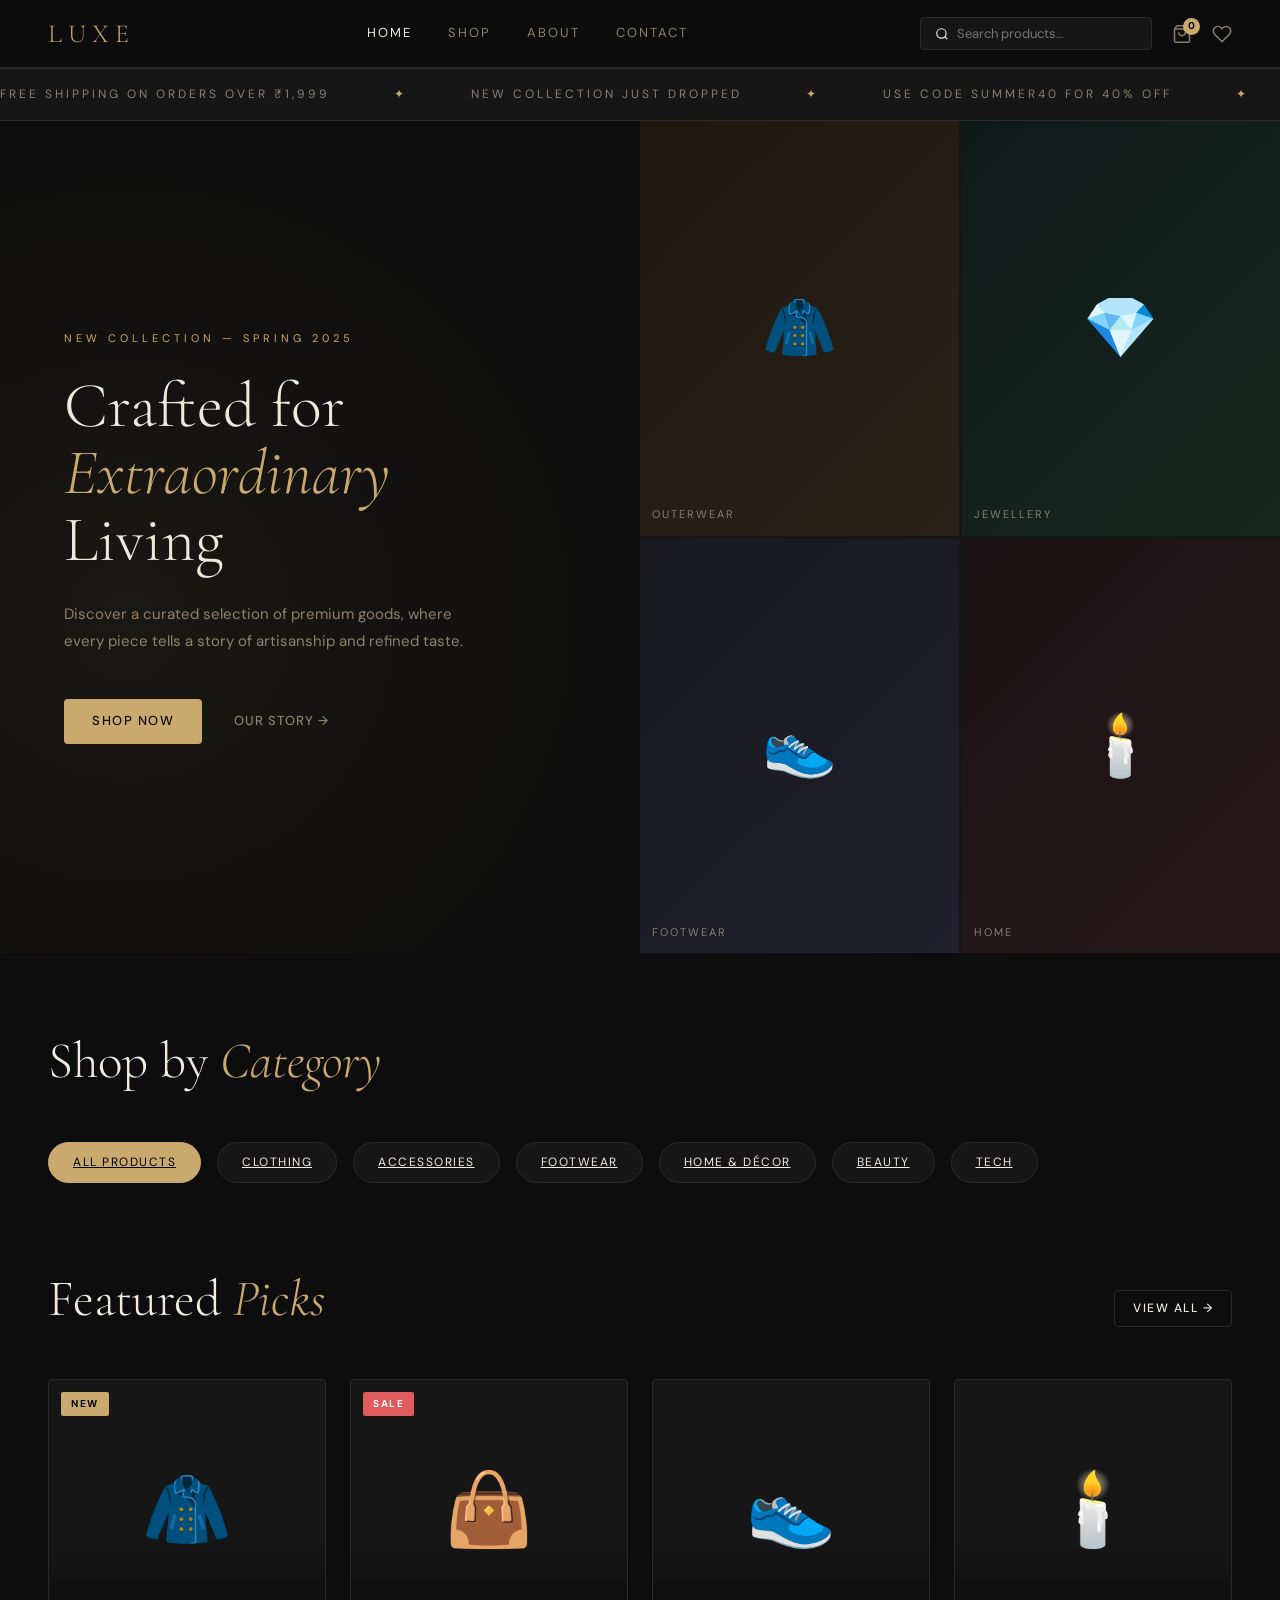
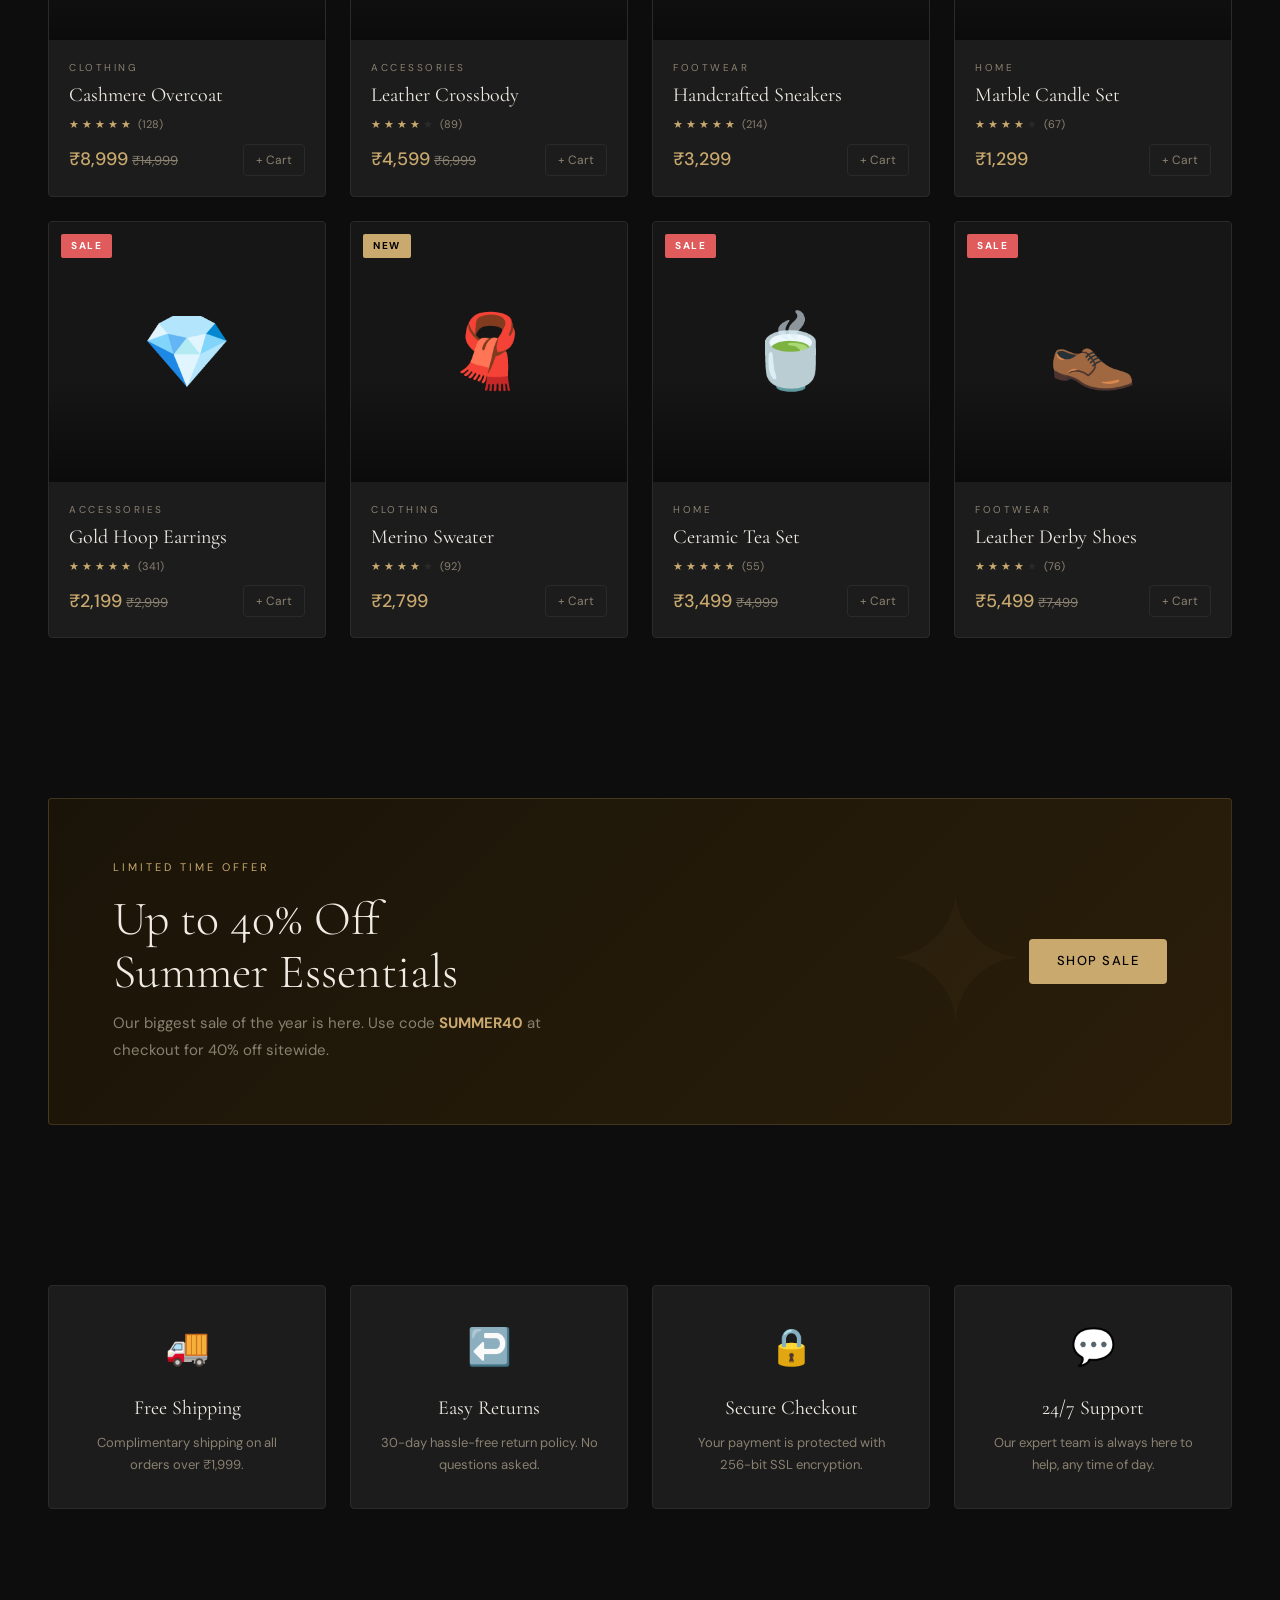
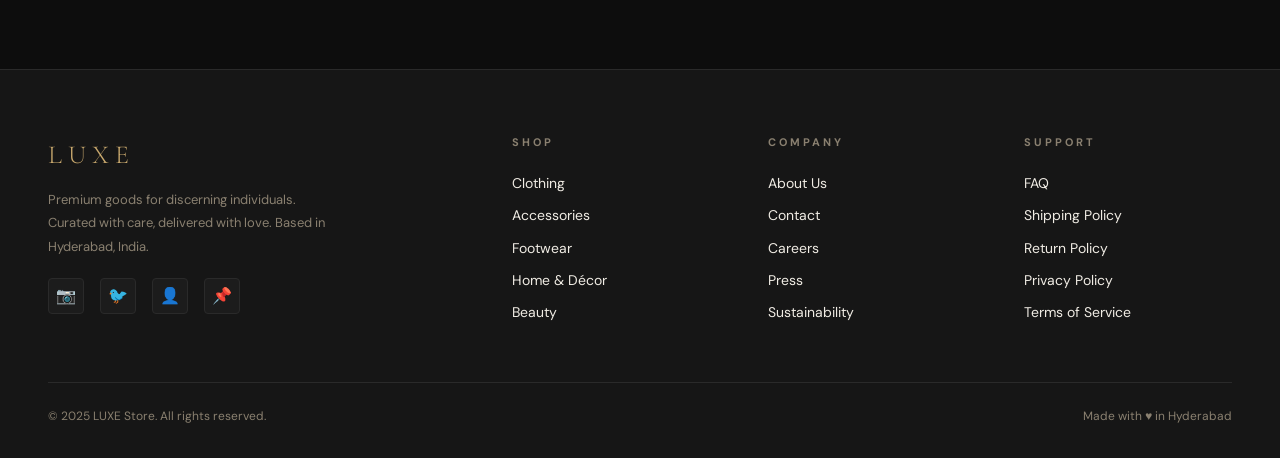
<file: index.html>
<!DOCTYPE html>
<html lang="en">
<head>
  <!-- Google tag (gtag.js) -->
<script async src="https://www.googletagmanager.com/gtag/js?id=G-QRWVL7QQ0C"></script>
<script>
  window.dataLayer = window.dataLayer || [];
  function gtag(){dataLayer.push(arguments);}
  gtag('js', new Date());

  gtag('config', 'G-QRWVL7QQ0C');
</script>
  <!-- Google Tag Manager -->
<script>(function(w,d,s,l,i){w[l]=w[l]||[];w[l].push({'gtm.start':
new Date().getTime(),event:'gtm.js'});var f=d.getElementsByTagName(s)[0],
j=d.createElement(s),dl=l!='dataLayer'?'&l='+l:'';j.async=true;j.src=
'https://www.googletagmanager.com/gtm.js?id='+i+dl;f.parentNode.insertBefore(j,f);
})(window,document,'script','dataLayer','GTM-5KS85VPJ');</script>
<!-- End Google Tag Manager -->
  <meta charset="UTF-8"/>
  <meta name="viewport" content="width=device-width, initial-scale=1.0"/>
  <title>LUXE — Premium Store</title>
  <link rel="stylesheet" href="shared.css"/>
  <style>
    /* ── HERO ── */
    .hero {
      height: calc(100vh - 68px);
      display: grid; grid-template-columns: 1fr 1fr; overflow: hidden;
    }
    .hero-content {
      display: flex; flex-direction: column; justify-content: center;
      padding: 80px 64px; position: relative;
    }
    .hero-content::before {
      content:''; position:absolute; inset:0;
      background: radial-gradient(ellipse at 20% 60%, rgba(201,169,110,0.07) 0%, transparent 70%);
      pointer-events:none;
    }
    .hero-eyebrow { font-size:11px; letter-spacing:4px; text-transform:uppercase; color:var(--accent); margin-bottom:24px; }
    .hero-title { font-family:var(--font-display); font-size:clamp(52px,5vw,82px); font-weight:300; line-height:1.05; margin-bottom:28px; }
    .hero-title em { font-style:italic; color:var(--accent); }
    .hero-subtitle { font-size:15px; color:var(--muted); max-width:400px; line-height:1.8; margin-bottom:44px; }
    .hero-actions { display:flex; gap:16px; align-items:center; }
    .hero-visual { position:relative; overflow:hidden; background:var(--surface); }
    .hero-visual-grid { display:grid; grid-template-columns:1fr 1fr; grid-template-rows:1fr 1fr; height:100%; gap:3px; }
    .hero-img {
      background:var(--card); display:flex; align-items:center; justify-content:center;
      font-size:60px; transition:transform 0.6s ease; position:relative; overflow:hidden;
    }
    .hero-img:hover { transform:scale(1.04); }
    .hero-img:nth-child(1) { background:linear-gradient(135deg,#1e1810,#2c2218); }
    .hero-img:nth-child(2) { background:linear-gradient(135deg,#0f1a18,#162820); }
    .hero-img:nth-child(3) { background:linear-gradient(135deg,#18181e,#20202e); }
    .hero-img:nth-child(4) { background:linear-gradient(135deg,#1a1214,#28181c); }
    .hero-img-label { position:absolute; bottom:12px; left:12px; font-size:11px; letter-spacing:2px; color:var(--muted); text-transform:uppercase; }

    section { padding: 80px 48px; }

    /* ── PROMO BANNER ── */
    .promo-banner {
      background:linear-gradient(135deg,#1a1408,#2a1e0a);
      border:1px solid rgba(201,169,110,0.2); border-radius:var(--radius);
      padding:60px 64px; display:grid; grid-template-columns:1fr auto;
      align-items:center; gap:40px; position:relative; overflow:hidden;
    }
    .promo-banner::before { content:'✦'; position:absolute; right:200px; top:50%; transform:translateY(-50%); font-size:180px; color:rgba(201,169,110,0.04); pointer-events:none; }
    .promo-tag { font-size:11px; letter-spacing:3px; color:var(--accent); text-transform:uppercase; margin-bottom:16px; }
    .promo-title { font-family:var(--font-display); font-size:48px; font-weight:300; line-height:1.1; margin-bottom:12px; }
    .promo-sub { color:var(--muted); max-width:440px; line-height:1.8; }

    /* ── FEATURES ── */
    .features-grid { display:grid; grid-template-columns:repeat(4,1fr); gap:24px; }
    .feature-card { padding:32px 28px; background:var(--card); border:1px solid var(--border); border-radius:var(--radius); text-align:center; transition:var(--transition); }
    .feature-card:hover { border-color:var(--accent); transform:translateY(-3px); }
    .feature-icon { font-size:36px; margin-bottom:16px; }
    .feature-title { font-family:var(--font-display); font-size:20px; font-weight:400; margin-bottom:8px; }
    .feature-desc { font-size:13px; color:var(--muted); line-height:1.7; }

    /* ── MARQUEE ── */
    .marquee-wrap { overflow:hidden; border-top:1px solid var(--border); border-bottom:1px solid var(--border); padding:16px 0; background:var(--surface); }
    .marquee-track { display:flex; gap:64px; animation:marquee 20s linear infinite; white-space:nowrap; }
    .marquee-track span { font-size:12px; letter-spacing:3px; text-transform:uppercase; color:var(--muted); }
    .marquee-track .dot { color:var(--accent); }
    @keyframes marquee { from{transform:translateX(0)} to{transform:translateX(-50%)} }

    @media(max-width:900px) {
      .hero { grid-template-columns:1fr; }
      .hero-visual { display:none; }
      .hero-content { padding:60px 24px; }
      section { padding:56px 24px; }
      .features-grid { grid-template-columns:repeat(2,1fr); }
      .promo-banner { grid-template-columns:1fr; padding:40px 28px; }
    }
  </style>
</head>
<body>
  <!-- Google Tag Manager (noscript) -->
<noscript><iframe src="https://www.googletagmanager.com/ns.html?id=GTM-5KS85VPJ"
height="0" width="0" style="display:none;visibility:hidden"></iframe></noscript>
<!-- End Google Tag Manager (noscript) -->

<div id="nav-root"></div>

<!-- MARQUEE -->
<div class="marquee-wrap">
  <div class="marquee-track">
    <span>Free Shipping on Orders Over ₹1,999</span><span class="dot">✦</span>
    <span>New Collection Just Dropped</span><span class="dot">✦</span>
    <span>Use Code SUMMER40 for 40% Off</span><span class="dot">✦</span>
    <span>Handcrafted with Love</span><span class="dot">✦</span>
    <span>30-Day Returns</span><span class="dot">✦</span>
    <span>Free Shipping on Orders Over ₹1,999</span><span class="dot">✦</span>
    <span>New Collection Just Dropped</span><span class="dot">✦</span>
    <span>Use Code SUMMER40 for 40% Off</span><span class="dot">✦</span>
    <span>Handcrafted with Love</span><span class="dot">✦</span>
    <span>30-Day Returns</span><span class="dot">✦</span>
  </div>
</div>

<!-- HERO -->
<div class="hero">
  <div class="hero-content">
    <div class="hero-eyebrow">New Collection — Spring 2025</div>
    <h1 class="hero-title">Crafted for<br/><em>Extraordinary</em><br/>Living</h1>
    <p class="hero-subtitle">Discover a curated selection of premium goods, where every piece tells a story of artisanship and refined taste.</p>
    <div class="hero-actions">
      <a class="btn btn-primary" href="shop.html">Shop Now</a>
      <a class="btn btn-ghost" href="about.html">Our Story →</a>
    </div>
  </div>
  <div class="hero-visual">
    <div class="hero-visual-grid">
      <div class="hero-img">🧥<span class="hero-img-label">Outerwear</span></div>
      <div class="hero-img">💎<span class="hero-img-label">Jewellery</span></div>
      <div class="hero-img">👟<span class="hero-img-label">Footwear</span></div>
      <div class="hero-img">🕯️<span class="hero-img-label">Home</span></div>
    </div>
  </div>
</div>

<!-- CATEGORIES -->
<section style="padding-bottom:0">
  <div class="section-header">
    <h2 class="section-title">Shop by <span>Category</span></h2>
  </div>
  <div class="categories-strip">
    <a class="category-chip active" href="shop.html">All Products</a>
    <a class="category-chip" href="shop.html?cat=clothing">Clothing</a>
    <a class="category-chip" href="shop.html?cat=accessories">Accessories</a>
    <a class="category-chip" href="shop.html?cat=footwear">Footwear</a>
    <a class="category-chip" href="shop.html?cat=home">Home & Décor</a>
    <a class="category-chip" href="shop.html?cat=beauty">Beauty</a>
    <a class="category-chip" href="shop.html?cat=tech">Tech</a>
  </div>
</section>

<!-- FEATURED PRODUCTS -->
<section>
  <div class="section-header">
    <h2 class="section-title">Featured <span>Picks</span></h2>
    <a class="btn btn-outline btn-sm" href="shop.html">View All →</a>
  </div>
  <div class="products-grid" id="featuredGrid"></div>
</section>

<!-- PROMO BANNER -->
<section>
  <div class="promo-banner">
    <div>
      <div class="promo-tag">Limited Time Offer</div>
      <h2 class="promo-title">Up to 40% Off<br/>Summer Essentials</h2>
      <p class="promo-sub">Our biggest sale of the year is here. Use code <strong style="color:var(--accent)">SUMMER40</strong> at checkout for 40% off sitewide.</p>
    </div>
    <a class="btn btn-primary" href="shop.html">Shop Sale</a>
  </div>
</section>

<!-- FEATURES -->
<section>
  <div class="features-grid">
    <div class="feature-card"><div class="feature-icon">🚚</div><div class="feature-title">Free Shipping</div><div class="feature-desc">Complimentary shipping on all orders over ₹1,999.</div></div>
    <div class="feature-card"><div class="feature-icon">↩️</div><div class="feature-title">Easy Returns</div><div class="feature-desc">30-day hassle-free return policy. No questions asked.</div></div>
    <div class="feature-card"><div class="feature-icon">🔒</div><div class="feature-title">Secure Checkout</div><div class="feature-desc">Your payment is protected with 256-bit SSL encryption.</div></div>
    <div class="feature-card"><div class="feature-icon">💬</div><div class="feature-title">24/7 Support</div><div class="feature-desc">Our expert team is always here to help, any time of day.</div></div>
  </div>
</section>

<div id="footer-root"></div>
<div class="toast" id="toast"><span id="toastMsg">Done!</span></div>

<script src="shared.js"></script>
<script>
  document.getElementById('nav-root').innerHTML = renderNav('home');
  document.getElementById('footer-root').innerHTML = renderFooter();
  document.getElementById('featuredGrid').innerHTML = PRODUCTS.slice(0,8).map(productCardHTML).join('');
</script>
</body>
</html>
</file>
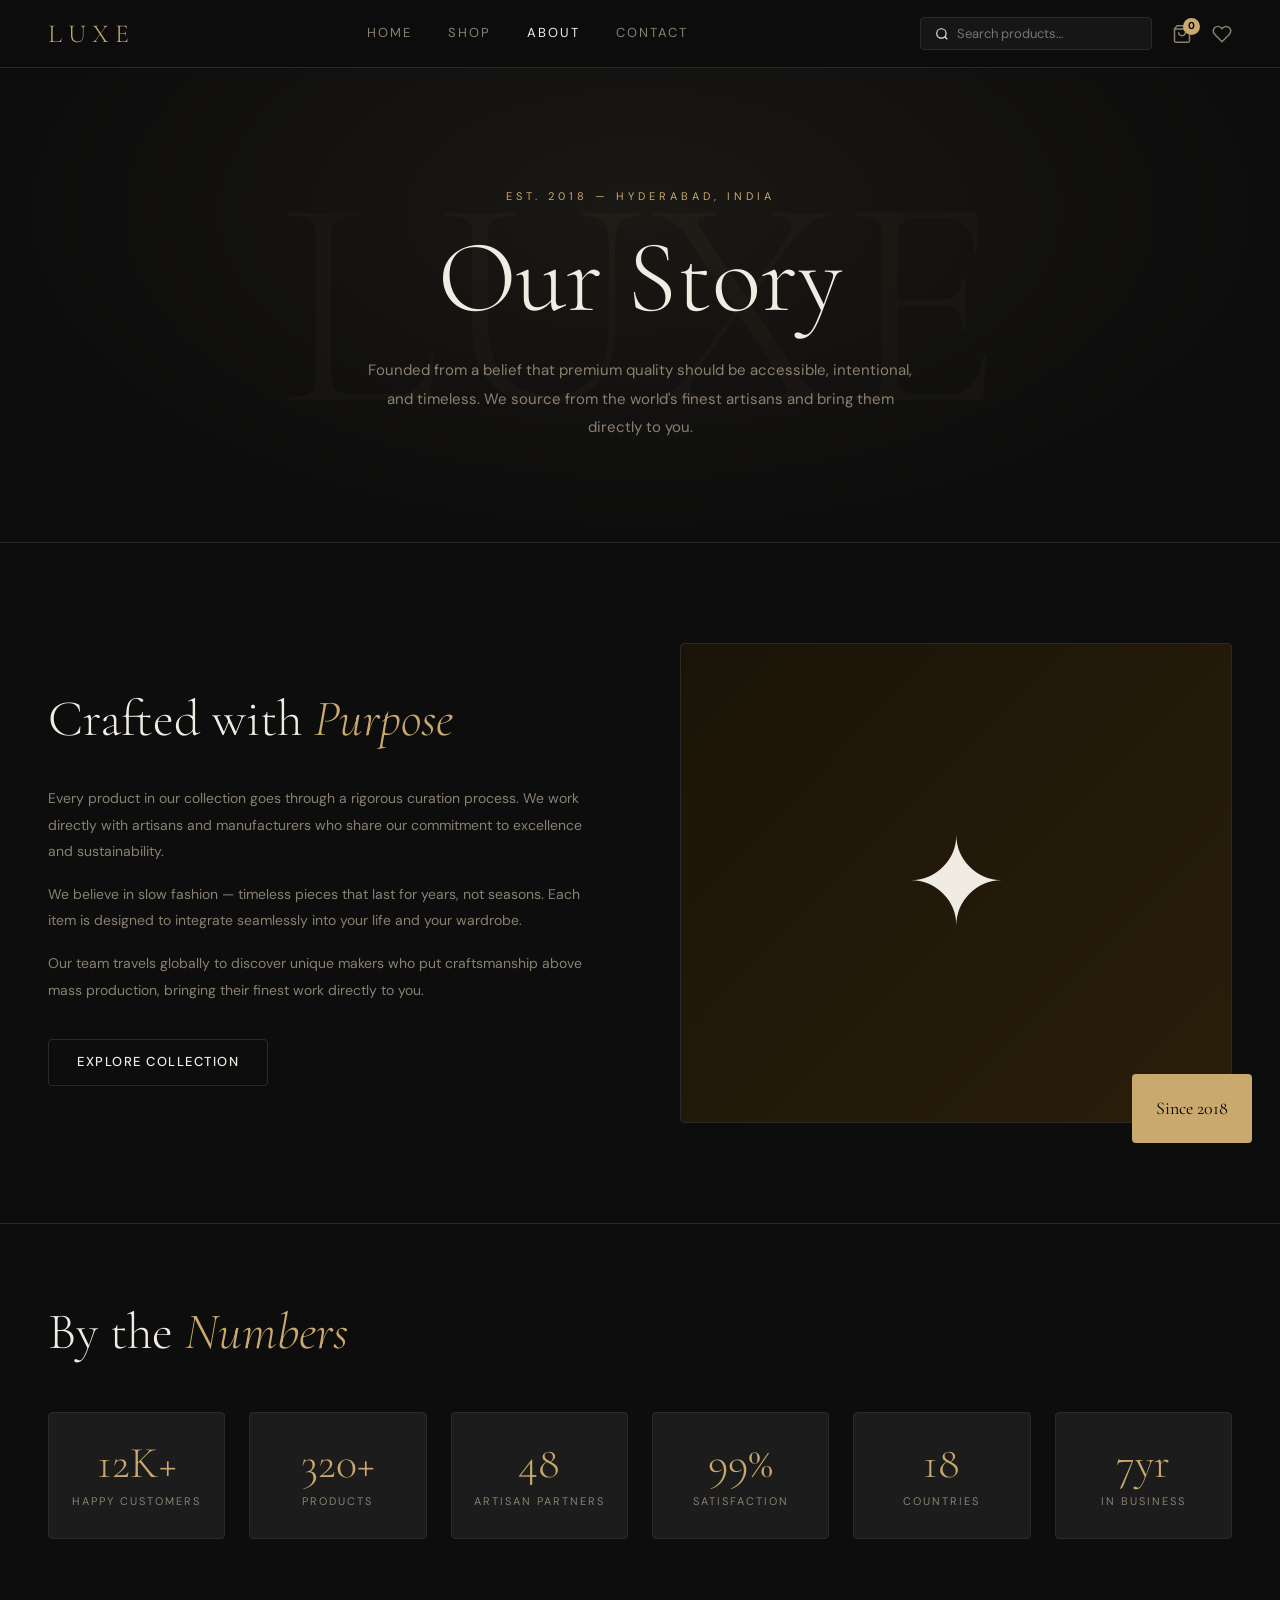
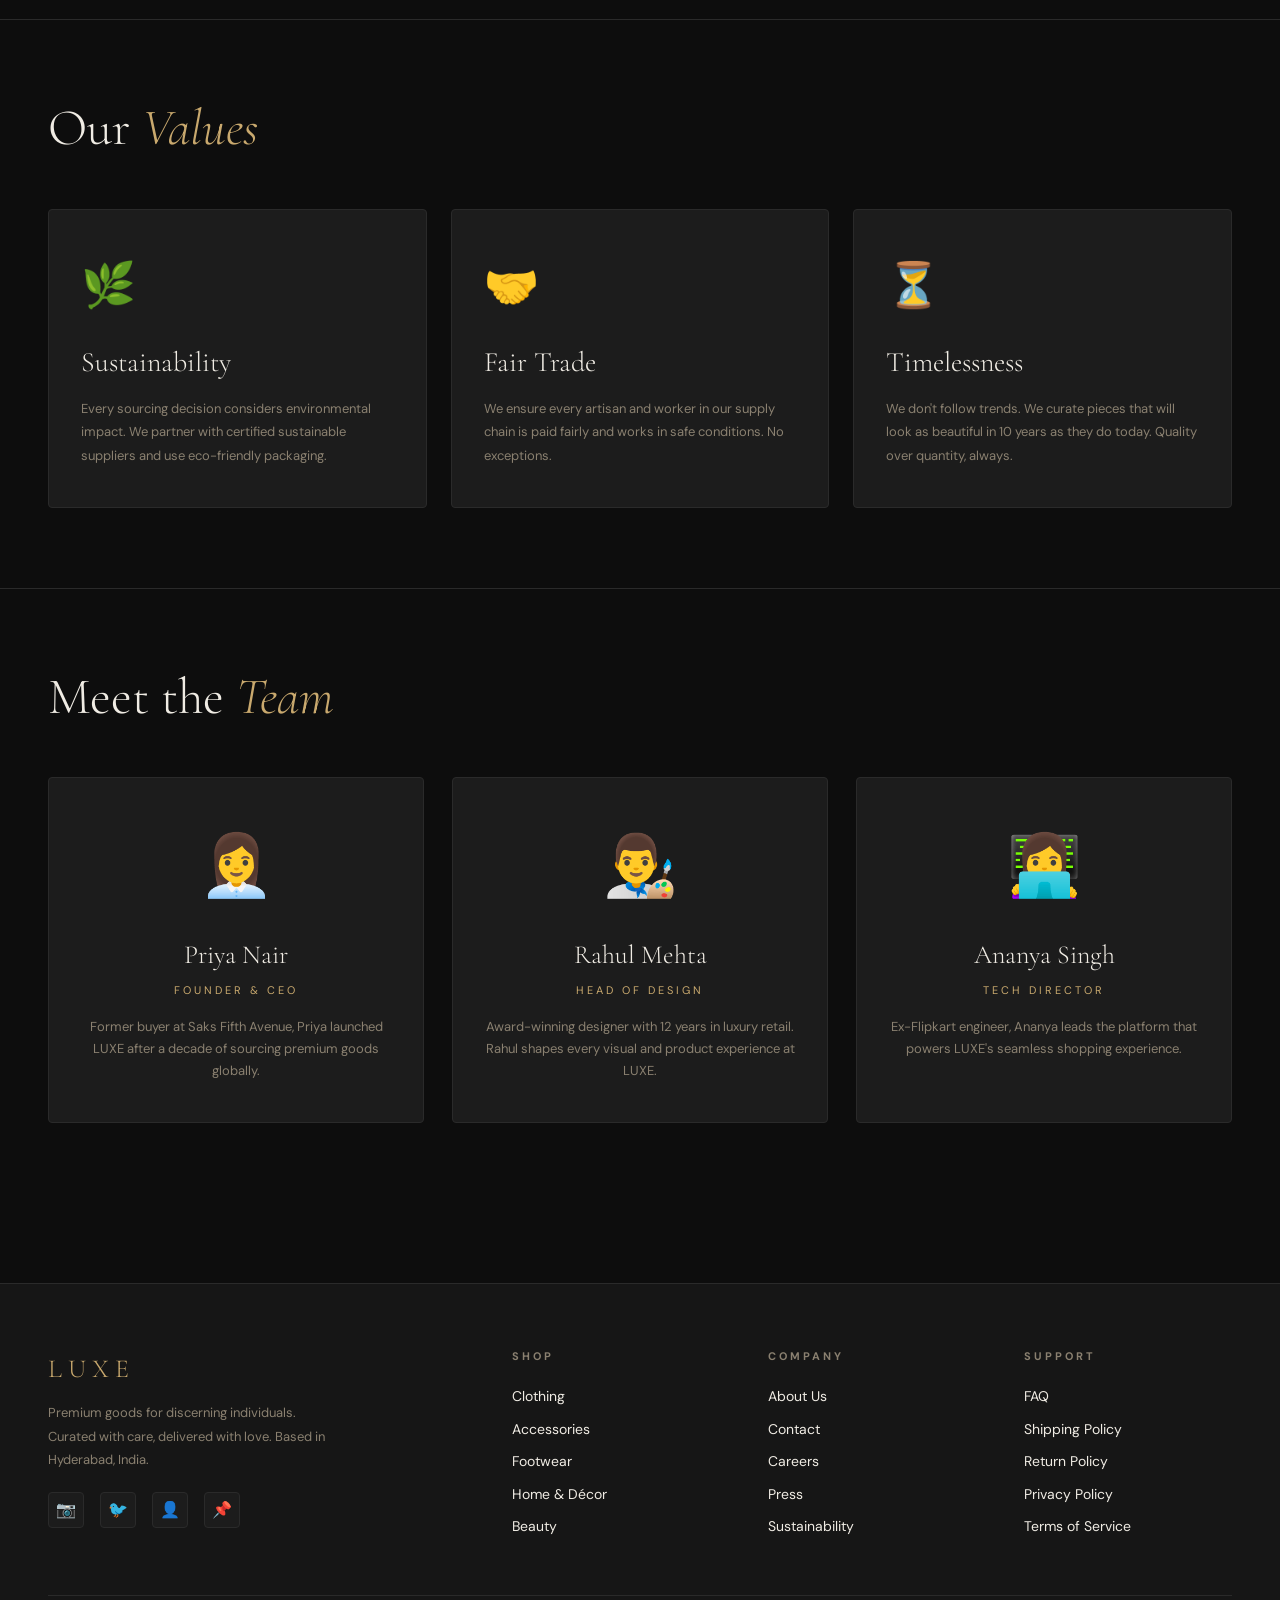
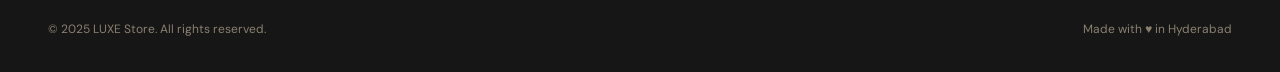
<file: about.html>
<!DOCTYPE html>
<html lang="en">
<head>
  <!-- Google tag (gtag.js) -->
<script async src="https://www.googletagmanager.com/gtag/js?id=G-QRWVL7QQ0C"></script>
<script>
  window.dataLayer = window.dataLayer || [];
  function gtag(){dataLayer.push(arguments);}
  gtag('js', new Date());

  gtag('config', 'G-QRWVL7QQ0C');
</script>
  <!-- Google Tag Manager -->
<script>(function(w,d,s,l,i){w[l]=w[l]||[];w[l].push({'gtm.start':
new Date().getTime(),event:'gtm.js'});var f=d.getElementsByTagName(s)[0],
j=d.createElement(s),dl=l!='dataLayer'?'&l='+l:'';j.async=true;j.src=
'https://www.googletagmanager.com/gtm.js?id='+i+dl;f.parentNode.insertBefore(j,f);
})(window,document,'script','dataLayer','GTM-5KS85VPJ');</script>
<!-- End Google Tag Manager -->
  <meta charset="UTF-8"/>
  <meta name="viewport" content="width=device-width, initial-scale=1.0"/>
  <title>About — LUXE</title>
  <link rel="stylesheet" href="shared.css"/>
  <style>
    .about-hero {
      padding: 120px 48px 100px; text-align:center;
      background: radial-gradient(ellipse at 50% 30%, rgba(201,169,110,0.07) 0%, transparent 70%);
      border-bottom: 1px solid var(--border); position:relative; overflow:hidden;
    }
    .about-hero::before { content:'LUXE'; position:absolute; font-family:var(--font-display); font-size:300px; font-weight:300; color:rgba(201,169,110,0.03); top:50%; left:50%; transform:translate(-50%,-50%); pointer-events:none; white-space:nowrap; }
    .hero-eyebrow { font-size:11px; letter-spacing:4px; color:var(--accent); text-transform:uppercase; margin-bottom:20px; }
    .about-title { font-family:var(--font-display); font-size:clamp(48px,8vw,110px); font-weight:300; margin-bottom:28px; line-height:1; }
    .about-sub { color:var(--muted); max-width:560px; margin:0 auto; line-height:1.9; font-size:15px; }

    .about-grid { display:grid; grid-template-columns:1fr 1fr; gap:80px; padding:100px 48px; align-items:center; border-bottom:1px solid var(--border); }
    .about-text h2 { font-family:var(--font-display); font-size:clamp(32px,4vw,52px); font-weight:300; margin-bottom:24px; }
    .about-text h2 em { font-style:italic; color:var(--accent); }
    .about-text p { color:var(--muted); line-height:1.9; margin-bottom:16px; font-size:14px; }
    .about-img-block { position:relative; }
    .about-visual {
      height:480px; background:var(--card); border:1px solid var(--border); border-radius:var(--radius);
      display:flex; align-items:center; justify-content:center; font-size:120px;
      background:linear-gradient(135deg, #1a1408, #2a1e0a);
    }
    .about-visual-tag { position:absolute; bottom:-20px; right:-20px; background:var(--accent); color:#000; padding:20px 24px; border-radius:var(--radius); font-family:var(--font-display); font-size:18px; font-weight:400; }

    .stats-section { padding:80px 48px; border-bottom:1px solid var(--border); }
    .stats-grid { display:grid; grid-template-columns:repeat(6,1fr); gap:24px; }
    .stat-card { padding:28px 20px; background:var(--card); border:1px solid var(--border); border-radius:var(--radius); text-align:center; transition:var(--transition); }
    .stat-card:hover { border-color:var(--accent); transform:translateY(-3px); }
    .stat-number { font-family:var(--font-display); font-size:44px; font-weight:300; color:var(--accent); line-height:1; }
    .stat-label { font-size:11px; letter-spacing:2px; color:var(--muted); text-transform:uppercase; margin-top:8px; }

    .values-section { padding:80px 48px; border-bottom:1px solid var(--border); }
    .values-grid { display:grid; grid-template-columns:repeat(3,1fr); gap:24px; }
    .value-card { padding:40px 32px; background:var(--card); border:1px solid var(--border); border-radius:var(--radius); transition:var(--transition); }
    .value-card:hover { border-color:var(--accent); }
    .value-icon { font-size:44px; margin-bottom:20px; }
    .value-title { font-family:var(--font-display); font-size:28px; font-weight:300; margin-bottom:12px; }
    .value-desc { color:var(--muted); line-height:1.8; font-size:13px; }

    .team-section { padding:80px 48px; }
    .team-grid { display:grid; grid-template-columns:repeat(3,1fr); gap:28px; }
    .team-card { background:var(--card); border:1px solid var(--border); border-radius:var(--radius); padding:40px 28px; text-align:center; transition:var(--transition); }
    .team-card:hover { border-color:var(--accent); transform:translateY(-4px); }
    .team-avatar { font-size:60px; margin-bottom:20px; }
    .team-name { font-family:var(--font-display); font-size:26px; font-weight:300; margin-bottom:6px; }
    .team-role { font-size:11px; letter-spacing:3px; color:var(--accent); text-transform:uppercase; margin-bottom:16px; }
    .team-bio { font-size:13px; color:var(--muted); line-height:1.7; }

    @media(max-width:900px) {
      .about-hero { padding:80px 24px; }
      .about-grid { grid-template-columns:1fr; padding:60px 24px; gap:40px; }
      .stats-section, .values-section, .team-section { padding:56px 24px; }
      .stats-grid { grid-template-columns:repeat(3,1fr); }
      .values-grid, .team-grid { grid-template-columns:1fr; }
    }
  </style>
</head>
<body>
  <!-- Google Tag Manager (noscript) -->
<noscript><iframe src="https://www.googletagmanager.com/ns.html?id=GTM-5KS85VPJ"
height="0" width="0" style="display:none;visibility:hidden"></iframe></noscript>
<!-- End Google Tag Manager (noscript) -->

<div id="nav-root"></div>

<!-- HERO -->
<div class="about-hero">
  <div class="hero-eyebrow">Est. 2018 — Hyderabad, India</div>
  <h1 class="about-title">Our Story</h1>
  <p class="about-sub">Founded from a belief that premium quality should be accessible, intentional, and timeless. We source from the world's finest artisans and bring them directly to you.</p>
</div>

<!-- STORY -->
<div class="about-grid">
  <div class="about-text">
    <h2>Crafted with <em>Purpose</em></h2>
    <p>Every product in our collection goes through a rigorous curation process. We work directly with artisans and manufacturers who share our commitment to excellence and sustainability.</p>
    <p>We believe in slow fashion — timeless pieces that last for years, not seasons. Each item is designed to integrate seamlessly into your life and your wardrobe.</p>
    <p>Our team travels globally to discover unique makers who put craftsmanship above mass production, bringing their finest work directly to you.</p>
    <a class="btn btn-outline" href="shop.html" style="margin-top:20px">Explore Collection</a>
  </div>
  <div class="about-img-block">
    <div class="about-visual">✦</div>
    <div class="about-visual-tag">Since 2018</div>
  </div>
</div>

<!-- STATS -->
<div class="stats-section">
  <div class="section-header">
    <h2 class="section-title">By the <span>Numbers</span></h2>
  </div>
  <div class="stats-grid">
    <div class="stat-card"><div class="stat-number">12K+</div><div class="stat-label">Happy Customers</div></div>
    <div class="stat-card"><div class="stat-number">320+</div><div class="stat-label">Products</div></div>
    <div class="stat-card"><div class="stat-number">48</div><div class="stat-label">Artisan Partners</div></div>
    <div class="stat-card"><div class="stat-number">99%</div><div class="stat-label">Satisfaction</div></div>
    <div class="stat-card"><div class="stat-number">18</div><div class="stat-label">Countries</div></div>
    <div class="stat-card"><div class="stat-number">7yr</div><div class="stat-label">In Business</div></div>
  </div>
</div>

<!-- VALUES -->
<div class="values-section">
  <div class="section-header"><h2 class="section-title">Our <span>Values</span></h2></div>
  <div class="values-grid">
    <div class="value-card">
      <div class="value-icon">🌿</div>
      <div class="value-title">Sustainability</div>
      <div class="value-desc">Every sourcing decision considers environmental impact. We partner with certified sustainable suppliers and use eco-friendly packaging.</div>
    </div>
    <div class="value-card">
      <div class="value-icon">🤝</div>
      <div class="value-title">Fair Trade</div>
      <div class="value-desc">We ensure every artisan and worker in our supply chain is paid fairly and works in safe conditions. No exceptions.</div>
    </div>
    <div class="value-card">
      <div class="value-icon">⏳</div>
      <div class="value-title">Timelessness</div>
      <div class="value-desc">We don't follow trends. We curate pieces that will look as beautiful in 10 years as they do today. Quality over quantity, always.</div>
    </div>
  </div>
</div>

<!-- TEAM -->
<div class="team-section">
  <div class="section-header"><h2 class="section-title">Meet the <span>Team</span></h2></div>
  <div class="team-grid">
    <div class="team-card">
      <div class="team-avatar">👩‍💼</div>
      <div class="team-name">Priya Nair</div>
      <div class="team-role">Founder & CEO</div>
      <div class="team-bio">Former buyer at Saks Fifth Avenue, Priya launched LUXE after a decade of sourcing premium goods globally.</div>
    </div>
    <div class="team-card">
      <div class="team-avatar">👨‍🎨</div>
      <div class="team-name">Rahul Mehta</div>
      <div class="team-role">Head of Design</div>
      <div class="team-bio">Award-winning designer with 12 years in luxury retail. Rahul shapes every visual and product experience at LUXE.</div>
    </div>
    <div class="team-card">
      <div class="team-avatar">👩‍💻</div>
      <div class="team-name">Ananya Singh</div>
      <div class="team-role">Tech Director</div>
      <div class="team-bio">Ex-Flipkart engineer, Ananya leads the platform that powers LUXE's seamless shopping experience.</div>
    </div>
  </div>
</div>

<div id="footer-root"></div>
<div class="toast" id="toast"><span id="toastMsg">Done!</span></div>

<script src="shared.js"></script>
<script>
  document.getElementById('nav-root').innerHTML = renderNav('about');
  document.getElementById('footer-root').innerHTML = renderFooter();
</script>
</body>
</html>
</file>
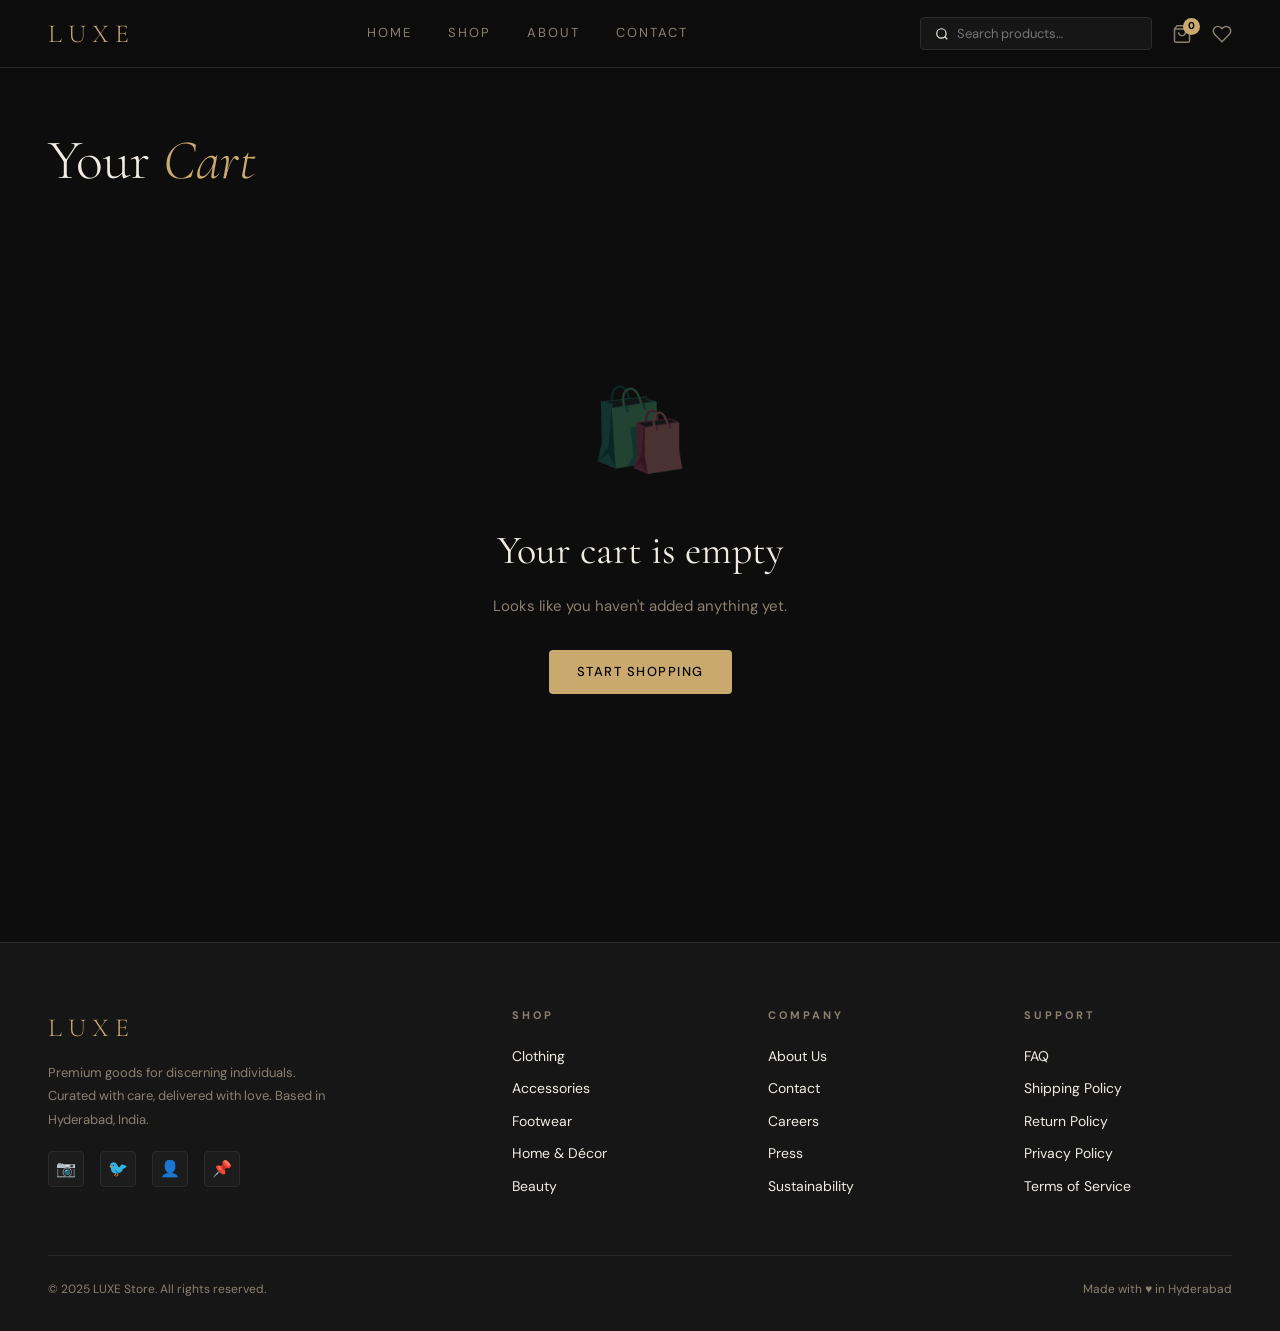
<file: cart.html>
<!DOCTYPE html>
<html lang="en">
<head>
  <!-- Google tag (gtag.js) -->
<script async src="https://www.googletagmanager.com/gtag/js?id=G-QRWVL7QQ0C"></script>
<script>
  window.dataLayer = window.dataLayer || [];
  function gtag(){dataLayer.push(arguments);}
  gtag('js', new Date());

  gtag('config', 'G-QRWVL7QQ0C');
</script>
  <!-- Google Tag Manager -->
<script>(function(w,d,s,l,i){w[l]=w[l]||[];w[l].push({'gtm.start':
new Date().getTime(),event:'gtm.js'});var f=d.getElementsByTagName(s)[0],
j=d.createElement(s),dl=l!='dataLayer'?'&l='+l:'';j.async=true;j.src=
'https://www.googletagmanager.com/gtm.js?id='+i+dl;f.parentNode.insertBefore(j,f);
})(window,document,'script','dataLayer','GTM-5KS85VPJ');</script>
<!-- End Google Tag Manager -->
  <meta charset="UTF-8"/>
  <meta name="viewport" content="width=device-width, initial-scale=1.0"/>
  <title>Cart — LUXE</title>
  <link rel="stylesheet" href="shared.css"/>
  <style>
    .cart-page { padding: 48px; }
    .cart-title { font-family:var(--font-display); font-size:clamp(36px,5vw,56px); font-weight:300; margin-bottom:40px; }
    .cart-title em { font-style:italic; color:var(--accent); }

    .cart-layout { display:grid; grid-template-columns:1fr 360px; gap:40px; align-items:start; }
    .cart-items { display:flex; flex-direction:column; gap:16px; }
    .cart-item {
      display:grid; grid-template-columns:90px 1fr auto;
      gap:20px; align-items:center;
      background:var(--card); border:1px solid var(--border);
      border-radius:var(--radius); padding:20px; transition:var(--transition);
    }
    .cart-item:hover { border-color:rgba(201,169,110,0.3); }
    .cart-item-img { width:90px; height:90px; background:var(--surface); border-radius:var(--radius); display:flex; align-items:center; justify-content:center; font-size:38px; }
    .cart-item-name { font-family:var(--font-display); font-size:20px; margin-bottom:4px; }
    .cart-item-variant { font-size:12px; color:var(--muted); letter-spacing:1px; margin-bottom:6px; }
    .cart-item-price { font-size:18px; color:var(--accent); font-weight:500; }
    .cart-item-controls { display:flex; align-items:center; gap:14px; margin-top:12px; flex-wrap:wrap; }
    .qty-ctrl { display:flex; align-items:center; border:1px solid var(--border); border-radius:var(--radius); overflow:hidden; }
    .qty-btn { background:var(--surface); border:none; color:var(--text); width:36px; height:36px; font-size:16px; cursor:pointer; transition:var(--transition); font-family:var(--font-body); }
    .qty-btn:hover { background:var(--accent); color:#000; }
    .qty-val { width:44px; height:36px; background:var(--card); border:none; border-left:1px solid var(--border); border-right:1px solid var(--border); color:var(--text); font-family:var(--font-body); font-size:14px; text-align:center; outline:none; }
    .cart-remove { background:none; border:none; color:var(--danger); cursor:pointer; font-size:12px; letter-spacing:1px; text-transform:uppercase; padding:0; transition:var(--transition); font-family:var(--font-body); }
    .cart-remove:hover { opacity:0.7; }
    .item-subtotal { font-size:13px; color:var(--muted); white-space:nowrap; }

    .cart-summary { background:var(--card); border:1px solid var(--border); border-radius:var(--radius); padding:32px; position:sticky; top:88px; }
    .summary-title { font-family:var(--font-display); font-size:26px; font-weight:400; margin-bottom:28px; }
    .coupon-row { display:flex; gap:10px; margin-bottom:20px; }
    .coupon-input { flex:1; background:var(--surface); border:1px solid var(--border); border-radius:var(--radius); padding:10px 14px; color:var(--text); font-family:var(--font-body); font-size:13px; outline:none; transition:var(--transition); }
    .coupon-input:focus { border-color:var(--accent); }
    .summary-row { display:flex; justify-content:space-between; padding:10px 0; font-size:14px; border-bottom:1px solid var(--border); }
    .summary-row:last-of-type { border-bottom:none; }
    .summary-row.total { font-size:18px; font-weight:500; padding-top:20px; margin-top:8px; border-top:1px solid var(--border); border-bottom:none; }
    .summary-row.total .val { color:var(--accent); font-size:22px; }
    .summary-row .free { color:var(--success); }

    .empty-cart { text-align:center; padding:120px 40px; }
    .empty-icon { font-size:80px; margin-bottom:24px; opacity:0.25; }
    .empty-title { font-family:var(--font-display); font-size:40px; margin-bottom:12px; }
    .empty-sub { color:var(--muted); margin-bottom:32px; }

    @media(max-width:900px) {
      .cart-page { padding:24px; }
      .cart-layout { grid-template-columns:1fr; }
      .cart-summary { position:static; }
      .cart-item { grid-template-columns:70px 1fr; }
    }
  </style>
</head>
<body>
  <!-- Google Tag Manager (noscript) -->
<noscript><iframe src="https://www.googletagmanager.com/ns.html?id=GTM-5KS85VPJ"
height="0" width="0" style="display:none;visibility:hidden"></iframe></noscript>
<!-- End Google Tag Manager (noscript) -->

<div id="nav-root"></div>

<div class="cart-page">
  <h1 class="cart-title">Your <em>Cart</em></h1>
  <div id="cartRoot"></div>
</div>

<div id="footer-root"></div>
<div class="toast" id="toast"><span id="toastMsg">Done!</span></div>

<script src="shared.js"></script>
<script>
  document.getElementById('nav-root').innerHTML = renderNav('');
  document.getElementById('footer-root').innerHTML = renderFooter();

  function renderPage() {
    const cart = getCart();
    const root = document.getElementById('cartRoot');

    if (cart.length === 0) {
      root.innerHTML = `
        <div class="empty-cart">
          <div class="empty-icon">🛍️</div>
          <div class="empty-title">Your cart is empty</div>
          <div class="empty-sub">Looks like you haven't added anything yet.</div>
          <a class="btn btn-primary" href="shop.html">Start Shopping</a>
        </div>`;
      return;
    }

    const subtotal = getCartTotal();
    const tax = Math.round(subtotal * 0.18);
    const total = subtotal + tax;
    const itemCount = cart.reduce((s,i) => s+i.qty, 0);

    root.innerHTML = `
      <div class="cart-layout">
        <div class="cart-items" id="cartItems"></div>
        <div class="cart-summary">
          <div class="summary-title">Order Summary</div>
          <div class="coupon-row">
            <input type="text" class="coupon-input" id="couponInput" placeholder="Coupon code…"/>
            <button class="btn btn-outline btn-sm" onclick="applyCoupon()">Apply</button>
          </div>
          <div class="summary-row"><span>Subtotal (${itemCount} item${itemCount!==1?'s':''})</span><span>₹${subtotal.toLocaleString('en-IN')}</span></div>
          <div class="summary-row"><span>Shipping</span><span class="free">Free</span></div>
          <div class="summary-row"><span>GST (18%)</span><span>₹${tax.toLocaleString('en-IN')}</span></div>
          <div class="summary-row total"><span>Total</span><span class="val">₹${total.toLocaleString('en-IN')}</span></div>
          <a class="btn btn-primary" href="checkout.html" style="width:100%;justify-content:center;margin-top:24px;padding:16px">Checkout →</a>
          <a class="btn btn-ghost" href="shop.html" style="width:100%;justify-content:center;margin-top:10px">← Continue Shopping</a>
        </div>
      </div>`;

    document.getElementById('cartItems').innerHTML = cart.map(item => `
      <div class="cart-item" id="item-${item.key}">
        <div class="cart-item-img">${item.emoji}</div>
        <div>
          <a class="cart-item-name" href="product.html?id=${item.id}" style="text-decoration:none;color:var(--text)">${item.name}</a>
          <div class="cart-item-variant">${[item.size, item.color].filter(Boolean).join(' · ') || 'Default'}</div>
          <div class="cart-item-price">₹${(item.price * item.qty).toLocaleString('en-IN')}</div>
          <div class="cart-item-controls">
            <div class="qty-ctrl">
              <button class="qty-btn" onclick="changeQty('${item.key}',-1)">−</button>
              <input type="number" class="qty-val" value="${item.qty}" readonly/>
              <button class="qty-btn" onclick="changeQty('${item.key}',1)">+</button>
            </div>
            <button class="cart-remove" onclick="removeItem('${item.key}')">✕ Remove</button>
          </div>
        </div>
        <div class="item-subtotal">₹${item.price.toLocaleString('en-IN')} each</div>
      </div>`).join('');
  }

  function removeItem(key) {
    let cart = getCart();
    cart = cart.filter(i => i.key !== key);
    saveCart(cart);
    renderPage();
    showToast('Item removed from cart');
  }

  function changeQty(key, delta) {
    let cart = getCart();
    const item = cart.find(i => i.key === key);
    if (item) {
      item.qty += delta;
      if (item.qty <= 0) cart = cart.filter(i => i.key !== key);
    }
    saveCart(cart);
    renderPage();
  }

  function applyCoupon() {
    const code = document.getElementById('couponInput')?.value?.trim().toUpperCase();
    if (code === 'SUMMER40') showToast('🎉 40% discount applied!');
    else showToast('Invalid coupon code');
  }

  renderPage();
</script>
</body>
</html>
</file>
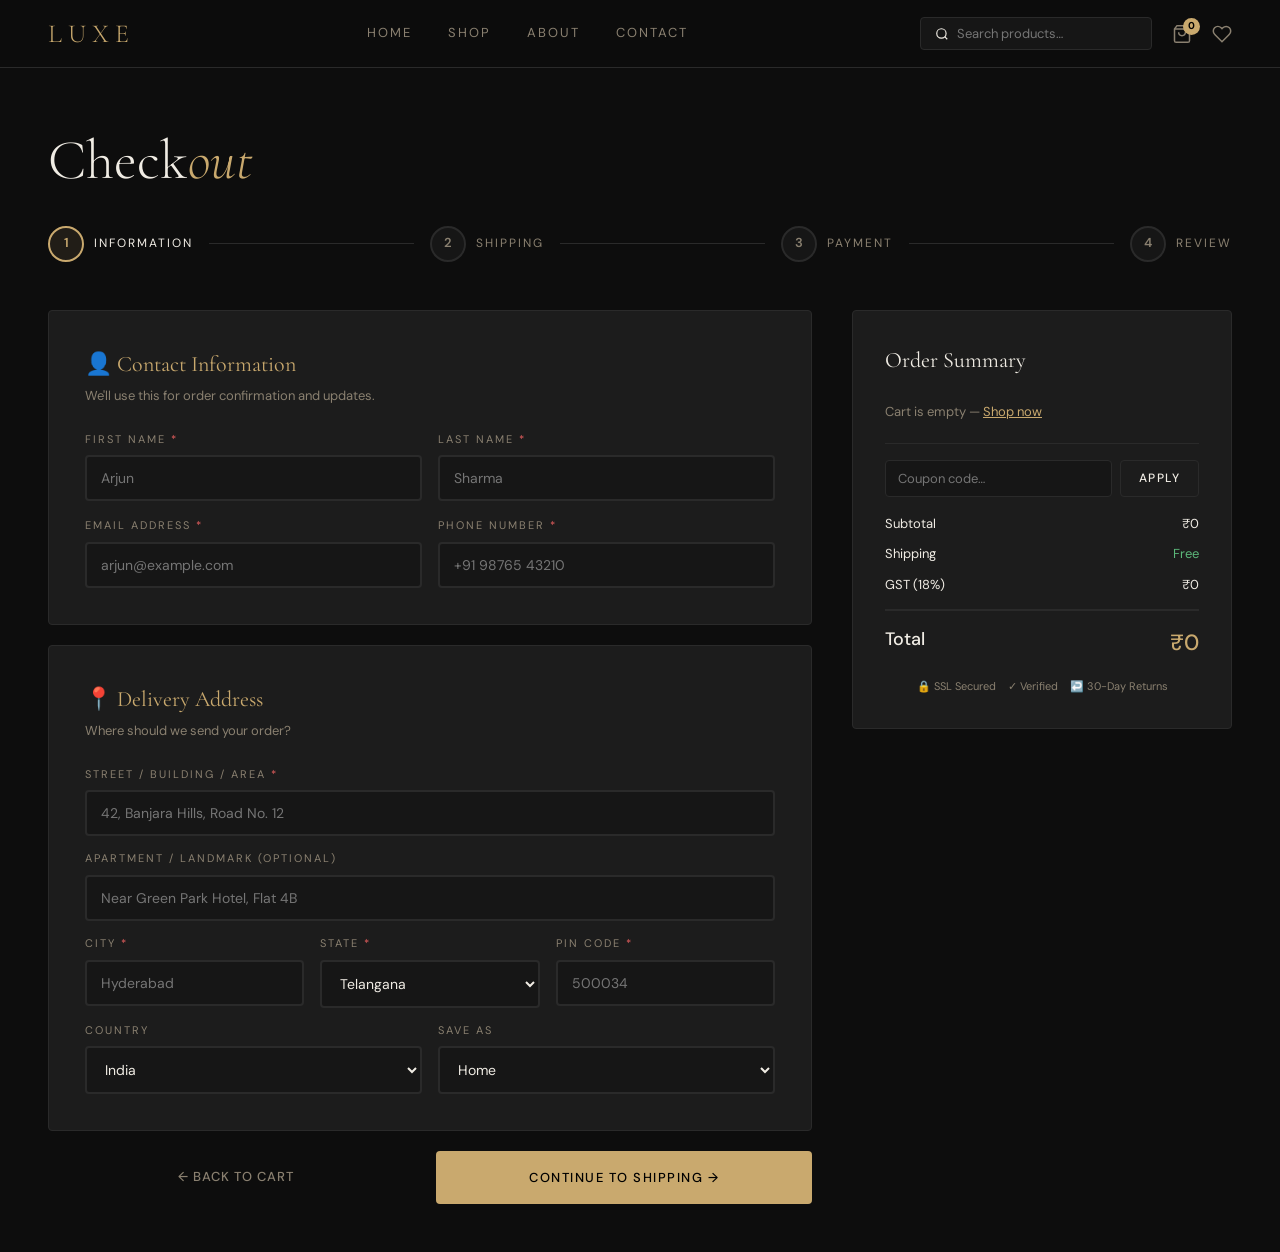
<file: checkout.html>
<!DOCTYPE html>
<html lang="en">
<head>
  <!-- Google tag (gtag.js) -->
<script async src="https://www.googletagmanager.com/gtag/js?id=G-QRWVL7QQ0C"></script>
<script>
  window.dataLayer = window.dataLayer || [];
  function gtag(){dataLayer.push(arguments);}
  gtag('js', new Date());

  gtag('config', 'G-QRWVL7QQ0C');
</script>
  <!-- Google Tag Manager -->
<script>(function(w,d,s,l,i){w[l]=w[l]||[];w[l].push({'gtm.start':
new Date().getTime(),event:'gtm.js'});var f=d.getElementsByTagName(s)[0],
j=d.createElement(s),dl=l!='dataLayer'?'&l='+l:'';j.async=true;j.src=
'https://www.googletagmanager.com/gtm.js?id='+i+dl;f.parentNode.insertBefore(j,f);
})(window,document,'script','dataLayer','GTM-5KS85VPJ');</script>
<!-- End Google Tag Manager -->
  <meta charset="UTF-8"/>
  <meta name="viewport" content="width=device-width, initial-scale=1.0"/>
  <title>Checkout — LUXE</title>
  <link rel="stylesheet" href="shared.css"/>
  <style>
    .checkout-page { padding:48px; max-width:1300px; margin:0 auto; }
    .checkout-title { font-family:var(--font-display); font-size:clamp(36px,5vw,56px); font-weight:300; margin-bottom:20px; }
    .checkout-title em { font-style:italic; color:var(--accent); }

    /* STEP BAR */
    .steps-bar { display:flex; align-items:center; margin-bottom:48px; }
    .step-item { display:flex; align-items:center; gap:10px; }
    .step-circle { width:36px; height:36px; border-radius:50%; border:2px solid var(--border); display:flex; align-items:center; justify-content:center; font-size:13px; font-weight:600; color:var(--muted); transition:var(--transition); flex-shrink:0; background:var(--surface); }
    .step-item.active .step-circle { border-color:var(--accent); color:var(--accent); background:rgba(201,169,110,0.1); }
    .step-item.done .step-circle { border-color:var(--success); background:var(--success); color:#000; }
    .step-label { font-size:12px; letter-spacing:2px; text-transform:uppercase; color:var(--muted); transition:var(--transition); white-space:nowrap; }
    .step-item.active .step-label { color:var(--text); }
    .step-item.done .step-label { color:var(--success); }
    .step-connector { flex:1; height:1px; background:var(--border); margin:0 16px; min-width:28px; transition:background 0.4s; }
    .step-connector.done { background:var(--success); }

    /* LAYOUT */
    .checkout-layout { display:grid; grid-template-columns:1fr 380px; gap:40px; align-items:start; }
    .form-panel { display:none; animation:fadeUp 0.3s ease; }
    .form-panel.active { display:block; }
    @keyframes fadeUp { from{opacity:0;transform:translateY(12px)} to{opacity:1;transform:translateY(0)} }

    /* BLOCKS */
    .form-block { background:var(--card); border:1px solid var(--border); border-radius:var(--radius); padding:36px; margin-bottom:20px; }
    .form-block-title { font-family:var(--font-display); font-size:22px; font-weight:400; margin-bottom:4px; color:var(--accent); }
    .form-block-subtitle { font-size:13px; color:var(--muted); margin-bottom:24px; }

    /* FIELDS */
    .form-grid { display:grid; grid-template-columns:1fr 1fr; gap:16px; }
    .form-grid.full { grid-template-columns:1fr; }
    .form-grid.three { grid-template-columns:1fr 1fr 1fr; }
    .form-field { display:flex; flex-direction:column; gap:7px; }
    .form-field label { font-size:11px; letter-spacing:2px; text-transform:uppercase; color:var(--muted); }
    .req { color:var(--danger); }
    .form-field input, .form-field select, .form-field textarea { background:var(--surface); border:2px solid var(--border); border-radius:var(--radius); padding:12px 14px; color:var(--text); font-family:var(--font-body); font-size:14px; outline:none; transition:var(--transition); width:100%; }
    .form-field input:focus, .form-field select:focus, .form-field textarea:focus { border-color:var(--accent); }
    .form-field input.error { border-color:var(--danger) !important; }
    .form-field input.valid, .form-field select.valid { border-color:var(--success) !important; }
    .form-field select option { background:var(--surface); }
    .field-error { font-size:11px; color:var(--danger); display:none; }
    .field-error.show { display:block; }
    .field-hint { font-size:11px; color:var(--muted); }

    /* SHIPPING */
    .shipping-options { display:flex; flex-direction:column; gap:10px; }
    .shipping-option { display:flex; align-items:center; gap:14px; padding:16px 18px; border:2px solid var(--border); border-radius:var(--radius); cursor:pointer; transition:var(--transition); }
    .shipping-option:hover { border-color:rgba(201,169,110,0.4); }
    .shipping-option.selected { border-color:var(--accent); background:rgba(201,169,110,0.05); }
    .shipping-option input { accent-color:var(--accent); }
    .ship-info { flex:1; }
    .ship-name { font-size:14px; font-weight:500; margin-bottom:2px; }
    .ship-desc { font-size:12px; color:var(--muted); }
    .ship-price { font-size:15px; font-weight:600; color:var(--accent); }

    /* PAYMENT */
    .payment-methods { display:flex; flex-direction:column; gap:10px; }
    .payment-method { display:flex; align-items:center; gap:14px; padding:14px 18px; border:2px solid var(--border); border-radius:var(--radius); cursor:pointer; transition:var(--transition); }
    .payment-method:hover, .payment-method.selected { border-color:var(--accent); background:rgba(201,169,110,0.04); }
    .payment-method input { accent-color:var(--accent); }
    .pay-icon { font-size:22px; flex-shrink:0; }
    .pay-info { flex:1; }
    .pay-info strong { display:block; font-size:14px; margin-bottom:2px; }
    .pay-info span { font-size:11px; color:var(--muted); }
    .pay-badges { display:flex; gap:4px; }
    .pay-badge { background:var(--surface); border:1px solid var(--border); padding:2px 7px; border-radius:2px; font-size:10px; color:var(--muted); }
    .pay-detail { margin-top:20px; padding-top:20px; border-top:1px solid var(--border); }
    .card-grid { display:grid; grid-template-columns:1fr 1fr; gap:14px; }
    .card-full { grid-column:span 2; }
    .card-num-wrap { position:relative; }
    .card-type { position:absolute; right:12px; top:50%; transform:translateY(-50%); font-size:20px; pointer-events:none; }
    .bank-grid { display:grid; grid-template-columns:repeat(3,1fr); gap:10px; }
    .bank-opt { padding:14px 8px; border:2px solid var(--border); border-radius:var(--radius); text-align:center; cursor:pointer; transition:var(--transition); font-size:12px; }
    .bank-opt:hover, .bank-opt.selected { border-color:var(--accent); color:var(--accent); }
    .bank-opt .bi { font-size:22px; display:block; margin-bottom:5px; }

    /* NAV BUTTONS */
    .step-nav { display:flex; gap:12px; margin-top:8px; }
    .step-nav .btn { flex:1; justify-content:center; padding:16px; }

    /* REVIEW */
    .review-block { background:var(--card); border:1px solid var(--border); border-radius:var(--radius); padding:24px 28px; margin-bottom:14px; }
    .review-head { font-size:11px; letter-spacing:3px; text-transform:uppercase; color:var(--accent); margin-bottom:14px; display:flex; justify-content:space-between; }
    .review-edit { font-size:11px; color:var(--muted); cursor:pointer; letter-spacing:0; text-transform:none; }
    .review-edit:hover { color:var(--accent); }
    .review-row { display:flex; gap:10px; font-size:13px; padding:6px 0; border-bottom:1px solid rgba(42,42,42,0.5); }
    .review-row:last-child { border-bottom:none; }
    .rl { color:var(--muted); min-width:120px; }

    /* SIDEBAR */
    .order-sidebar { position:sticky; top:88px; }
    .summary-card { background:var(--card); border:1px solid var(--border); border-radius:var(--radius); padding:32px; }
    .summary-title { font-family:var(--font-display); font-size:22px; font-weight:400; margin-bottom:24px; }
    .order-items { display:flex; flex-direction:column; gap:12px; margin-bottom:20px; max-height:260px; overflow-y:auto; padding-right:4px; }
    .order-items::-webkit-scrollbar { width:3px; }
    .order-items::-webkit-scrollbar-thumb { background:var(--border); border-radius:3px; }
    .oitem { display:flex; align-items:center; gap:12px; }
    .oitem-img { width:44px; height:44px; background:var(--surface); border-radius:var(--radius); display:flex; align-items:center; justify-content:center; font-size:20px; flex-shrink:0; position:relative; }
    .oitem-qty { position:absolute; top:-5px; right:-5px; background:var(--accent); color:#000; font-size:9px; font-weight:700; width:15px; height:15px; border-radius:50%; display:flex; align-items:center; justify-content:center; }
    .oitem-name { flex:1; font-family:var(--font-display); font-size:15px; line-height:1.2; }
    .oitem-var { font-size:11px; color:var(--muted); }
    .oitem-price { color:var(--accent); font-weight:500; font-size:14px; white-space:nowrap; }
    .sdivider { border:none; border-top:1px solid var(--border); margin:16px 0; }
    .coupon-row { display:flex; gap:8px; margin-bottom:12px; }
    .coupon-input { flex:1; background:var(--surface); border:1px solid var(--border); border-radius:var(--radius); padding:9px 12px; color:var(--text); font-family:var(--font-body); font-size:13px; outline:none; transition:var(--transition); }
    .coupon-input:focus { border-color:var(--accent); }
    .coupon-ok { font-size:12px; color:var(--success); margin-bottom:10px; display:none; }
    .sline { display:flex; justify-content:space-between; font-size:13px; padding:5px 0; }
    .stotal { display:flex; justify-content:space-between; font-size:18px; font-weight:500; padding-top:14px; margin-top:8px; border-top:2px solid var(--border); }
    .stotal .amt { color:var(--accent); font-size:22px; }
    .secure-row { display:flex; gap:12px; margin-top:18px; justify-content:center; flex-wrap:wrap; }
    .sec-badge { font-size:11px; color:var(--muted); display:flex; align-items:center; gap:4px; }

    /* SUCCESS */
    .success-overlay { display:none; position:fixed; inset:0; z-index:9999; background:rgba(0,0,0,0.9); backdrop-filter:blur(12px); align-items:center; justify-content:center; padding:20px; overflow-y:auto; }
    .success-overlay.show { display:flex; }
    .success-card { background:var(--card); border:1px solid var(--accent); border-radius:var(--radius); padding:52px 44px; text-align:center; max-width:560px; width:100%; box-shadow:0 0 80px rgba(201,169,110,0.12); animation:fadeUp 0.5s ease; }
    .suc-icon { font-size:72px; margin-bottom:16px; animation:pop 0.6s cubic-bezier(0.34,1.56,0.64,1); }
    @keyframes pop { from{transform:scale(0)} to{transform:scale(1)} }
    .suc-title { font-family:var(--font-display); font-size:44px; font-weight:300; color:var(--accent); margin-bottom:6px; }
    .order-num-box { background:var(--surface); border:1px solid var(--border); border-radius:var(--radius); padding:14px 24px; display:inline-block; margin:14px 0 24px; }
    .order-num-label { font-size:10px; letter-spacing:3px; color:var(--muted); text-transform:uppercase; }
    .order-num-val { font-family:var(--font-display); font-size:24px; color:var(--accent); margin-top:4px; }
    .suc-details { text-align:left; background:var(--surface); border-radius:var(--radius); padding:18px; margin-bottom:24px; }
    .suc-detail-row { display:flex; justify-content:space-between; font-size:13px; padding:6px 0; border-bottom:1px solid var(--border); }
    .suc-detail-row:last-child { border-bottom:none; }
    .sdl { color:var(--muted); }
    .suc-msg { color:var(--muted); line-height:1.8; margin-bottom:28px; font-size:14px; }
    .suc-actions { display:flex; gap:12px; justify-content:center; flex-wrap:wrap; }

    @media(max-width:900px) {
      .checkout-page { padding:20px; }
      .checkout-layout { grid-template-columns:1fr; }
      .order-sidebar { position:static; }
      .form-grid, .form-grid.three { grid-template-columns:1fr; }
      .card-grid { grid-template-columns:1fr; }
      .card-full { grid-column:1; }
      .bank-grid { grid-template-columns:repeat(2,1fr); }
      .step-label { display:none; }
      .steps-bar { gap:0; }
    }
  </style>
</head>
<body>
  <!-- Google Tag Manager (noscript) -->
<noscript><iframe src="https://www.googletagmanager.com/ns.html?id=GTM-5KS85VPJ"
height="0" width="0" style="display:none;visibility:hidden"></iframe></noscript>
<!-- End Google Tag Manager (noscript) -->

<div id="nav-root"></div>

<div class="checkout-page">
  <h1 class="checkout-title">Check<em>out</em></h1>

  <!-- STEP PROGRESS -->
  <div class="steps-bar">
    <div class="step-item active" id="si1"><div class="step-circle" id="sc1">1</div><span class="step-label">Information</span></div>
    <div class="step-connector" id="cn1"></div>
    <div class="step-item" id="si2"><div class="step-circle" id="sc2">2</div><span class="step-label">Shipping</span></div>
    <div class="step-connector" id="cn2"></div>
    <div class="step-item" id="si3"><div class="step-circle" id="sc3">3</div><span class="step-label">Payment</span></div>
    <div class="step-connector" id="cn3"></div>
    <div class="step-item" id="si4"><div class="step-circle" id="sc4">4</div><span class="step-label">Review</span></div>
  </div>

  <div class="checkout-layout">
    <div>

      <!-- ═══ STEP 1: CONTACT + ADDRESS ═══ -->
      <div class="form-panel active" id="panel1">
        <div class="form-block">
          <div class="form-block-title">👤 Contact Information</div>
          <div class="form-block-subtitle">We'll use this for order confirmation and updates.</div>
          <div class="form-grid">
            <div class="form-field">
              <label>First Name <span class="req">*</span></label>
              <input id="fname" placeholder="Arjun" oninput="vf(this,'name')"/>
              <span class="field-error" id="e-fname">Enter your first name</span>
            </div>
            <div class="form-field">
              <label>Last Name <span class="req">*</span></label>
              <input id="lname" placeholder="Sharma" oninput="vf(this,'name')"/>
              <span class="field-error" id="e-lname">Enter your last name</span>
            </div>
            <div class="form-field">
              <label>Email Address <span class="req">*</span></label>
              <input type="email" id="email" placeholder="arjun@example.com" oninput="vf(this,'email')"/>
              <span class="field-error" id="e-email">Enter a valid email</span>
            </div>
            <div class="form-field">
              <label>Phone Number <span class="req">*</span></label>
              <input type="tel" id="phone" placeholder="+91 98765 43210" oninput="vf(this,'phone')"/>
              <span class="field-error" id="e-phone">Enter a valid phone number</span>
            </div>
          </div>
        </div>

        <div class="form-block">
          <div class="form-block-title">📍 Delivery Address</div>
          <div class="form-block-subtitle">Where should we send your order?</div>
          <div class="form-grid full" style="margin-bottom:14px">
            <div class="form-field">
              <label>Street / Building / Area <span class="req">*</span></label>
              <input id="addr1" placeholder="42, Banjara Hills, Road No. 12" oninput="vf(this,'req')"/>
              <span class="field-error" id="e-addr1">Enter your street address</span>
            </div>
          </div>
          <div class="form-grid full" style="margin-bottom:14px">
            <div class="form-field">
              <label>Apartment / Landmark (optional)</label>
              <input id="addr2" placeholder="Near Green Park Hotel, Flat 4B"/>
            </div>
          </div>
          <div class="form-grid three">
            <div class="form-field">
              <label>City <span class="req">*</span></label>
              <input id="city" placeholder="Hyderabad" oninput="vf(this,'req')"/>
              <span class="field-error" id="e-city">Required</span>
            </div>
            <div class="form-field">
              <label>State <span class="req">*</span></label>
              <select id="state" onchange="vf(this,'req')">
                <option value="">— Select —</option>
                <option>Andhra Pradesh</option><option>Bihar</option><option>Chhattisgarh</option>
                <option>Delhi</option><option>Goa</option><option>Gujarat</option>
                <option>Haryana</option><option>Himachal Pradesh</option><option>Jharkhand</option>
                <option>Karnataka</option><option>Kerala</option><option>Madhya Pradesh</option>
                <option>Maharashtra</option><option>Odisha</option><option>Punjab</option>
                <option>Rajasthan</option><option>Tamil Nadu</option><option selected>Telangana</option>
                <option>Uttar Pradesh</option><option>Uttarakhand</option><option>West Bengal</option>
              </select>
              <span class="field-error" id="e-state">Required</span>
            </div>
            <div class="form-field">
              <label>PIN Code <span class="req">*</span></label>
              <input id="pin" placeholder="500034" maxlength="6" oninput="vf(this,'pin')"/>
              <span class="field-error" id="e-pin">Enter 6-digit PIN</span>
            </div>
          </div>
          <div class="form-grid" style="margin-top:14px">
            <div class="form-field"><label>Country</label><select><option>India</option></select></div>
            <div class="form-field">
              <label>Save as</label>
              <select id="addrType"><option>Home</option><option>Work</option><option>Other</option></select>
            </div>
          </div>
        </div>
        <div class="step-nav">
          <a class="btn btn-ghost" href="cart.html">← Back to Cart</a>
          <button class="btn btn-primary" onclick="nextStep(1)">Continue to Shipping →</button>
        </div>
      </div>

      <!-- ═══ STEP 2: SHIPPING ═══ -->
      <div class="form-panel" id="panel2">
        <div class="form-block">
          <div class="form-block-title">🚚 Shipping Method</div>
          <div class="form-block-subtitle">Choose your preferred delivery speed.</div>
          <div class="shipping-options">
            <label class="shipping-option selected" id="ship-standard">
              <input type="radio" name="ship" value="standard" checked onchange="selShip('standard',0)"/>
              <div class="ship-info"><div class="ship-name">Standard Delivery</div><div class="ship-desc">5–7 business days · Trackable shipment</div></div>
              <div class="ship-price" id="sp-standard">Free</div>
            </label>
            <label class="shipping-option" id="ship-express">
              <input type="radio" name="ship" value="express" onchange="selShip('express',199)"/>
              <div class="ship-info"><div class="ship-name">Express Delivery</div><div class="ship-desc">2–3 business days · Priority handling</div></div>
              <div class="ship-price">₹199</div>
            </label>
            <label class="shipping-option" id="ship-sameday">
              <input type="radio" name="ship" value="sameday" onchange="selShip('sameday',399)"/>
              <div class="ship-info"><div class="ship-name">Same Day Delivery</div><div class="ship-desc">Order before 2 PM · Hyderabad only</div></div>
              <div class="ship-price">₹399</div>
            </label>
          </div>
        </div>
        <div class="form-block">
          <div class="form-block-title">📝 Order Notes</div>
          <div class="form-block-subtitle">Any special delivery instructions? (Optional)</div>
          <div class="form-field">
            <textarea id="notes" rows="3" placeholder="Leave at door, gift wrap, delivery time preference…" style="background:var(--surface);border:2px solid var(--border);border-radius:var(--radius);padding:12px 14px;color:var(--text);font-family:var(--font-body);font-size:14px;outline:none;transition:var(--transition);width:100%;resize:vertical;" onfocus="this.style.borderColor='var(--accent)'" onblur="this.style.borderColor='var(--border)'"></textarea>
          </div>
        </div>
        <div class="step-nav">
          <button class="btn btn-ghost" onclick="goStep(1)">← Back</button>
          <button class="btn btn-primary" onclick="nextStep(2)">Continue to Payment →</button>
        </div>
      </div>

      <!-- ═══ STEP 3: PAYMENT ═══ -->
      <div class="form-panel" id="panel3">
        <div class="form-block">
          <div class="form-block-title">💳 Payment Method</div>
          <div class="form-block-subtitle">All transactions are secured with 256-bit SSL encryption.</div>

          <div class="payment-methods">
            <label class="payment-method selected" id="pm-card" onclick="selPay('card')">
              <input type="radio" name="pay" value="card" checked/>
              <span class="pay-icon">💳</span>
              <div class="pay-info"><strong>Credit / Debit Card</strong><span>Visa, Mastercard, RuPay, Amex</span></div>
              <div class="pay-badges"><span class="pay-badge">VISA</span><span class="pay-badge">MC</span></div>
            </label>
            <label class="payment-method" id="pm-upi" onclick="selPay('upi')">
              <input type="radio" name="pay" value="upi"/>
              <span class="pay-icon">📱</span>
              <div class="pay-info"><strong>UPI</strong><span>PhonePe, GPay, Paytm, BHIM</span></div>
            </label>
            <label class="payment-method" id="pm-net" onclick="selPay('net')">
              <input type="radio" name="pay" value="net"/>
              <span class="pay-icon">🏦</span>
              <div class="pay-info"><strong>Net Banking</strong><span>All major Indian banks supported</span></div>
            </label>
            <label class="payment-method" id="pm-wallet" onclick="selPay('wallet')">
              <input type="radio" name="pay" value="wallet"/>
              <span class="pay-icon">👛</span>
              <div class="pay-info"><strong>Digital Wallet</strong><span>Amazon Pay, MobiKwik, Airtel Money</span></div>
            </label>
            <label class="payment-method" id="pm-cod" onclick="selPay('cod')">
              <input type="radio" name="pay" value="cod"/>
              <span class="pay-icon">💵</span>
              <div class="pay-info"><strong>Cash on Delivery</strong><span>Pay when your order arrives</span></div>
            </label>
          </div>

          <!-- Card -->
          <div class="pay-detail" id="d-card">
            <div class="card-grid">
              <div class="form-field card-full card-num-wrap">
                <label>Card Number <span class="req">*</span></label>
                <input id="cardNum" placeholder="1234 5678 9012 3456" maxlength="19" oninput="fmtCard(this)"/>
                <span class="card-type" id="cardIcon">💳</span>
                <span class="field-error" id="e-cardNum">Enter a valid 16-digit card number</span>
              </div>
              <div class="form-field card-full">
                <label>Name on Card <span class="req">*</span></label>
                <input id="cardName" placeholder="ARJUN SHARMA" oninput="this.value=this.value.toUpperCase()"/>
                <span class="field-error" id="e-cardName">Enter name as printed on card</span>
              </div>
              <div class="form-field">
                <label>Expiry <span class="req">*</span></label>
                <input id="cardExp" placeholder="MM / YY" maxlength="7" oninput="fmtExp(this)"/>
                <span class="field-error" id="e-cardExp">Enter valid MM / YY</span>
              </div>
              <div class="form-field">
                <label>CVV <span class="req">*</span></label>
                <input type="password" id="cardCvv" placeholder="•••" maxlength="4"/>
                <span class="field-hint">3 digits on back (4 for Amex)</span>
                <span class="field-error" id="e-cardCvv">Enter valid CVV</span>
              </div>
              <div class="form-field card-full">
                <label style="flex-direction:row;gap:8px;cursor:pointer;align-items:center">
                  <input type="checkbox" style="accent-color:var(--accent);width:auto;flex-shrink:0"/>
                  Save this card for future purchases
                </label>
              </div>
            </div>
          </div>

          <!-- UPI -->
          <div class="pay-detail" id="d-upi" style="display:none">
            <div class="form-field">
              <label>UPI ID <span class="req">*</span></label>
              <input id="upiId" placeholder="yourname@paytm" oninput="vf(this,'upi')"/>
              <span class="field-hint">e.g. 9876543210@upi or name@okaxis</span>
              <span class="field-error" id="e-upiId">Enter a valid UPI ID (name@bank)</span>
            </div>
          </div>

          <!-- Net Banking -->
          <div class="pay-detail" id="d-net" style="display:none">
            <div class="form-block-subtitle" style="margin-bottom:12px">Select your bank</div>
            <div class="bank-grid">
              <div class="bank-opt" onclick="selBank(this)"><span class="bi">🏦</span>SBI</div>
              <div class="bank-opt" onclick="selBank(this)"><span class="bi">🏛️</span>HDFC</div>
              <div class="bank-opt" onclick="selBank(this)"><span class="bi">🏢</span>ICICI</div>
              <div class="bank-opt" onclick="selBank(this)"><span class="bi">🏗️</span>Axis</div>
              <div class="bank-opt" onclick="selBank(this)"><span class="bi">💰</span>Kotak</div>
              <div class="bank-opt" onclick="selBank(this)"><span class="bi">📊</span>Other</div>
            </div>
          </div>

          <!-- Wallets -->
          <div class="pay-detail" id="d-wallet" style="display:none">
            <div class="form-block-subtitle" style="margin-bottom:12px">Select wallet</div>
            <div class="bank-grid">
              <div class="bank-opt" onclick="selBank(this)"><span class="bi">🛒</span>Amazon Pay</div>
              <div class="bank-opt" onclick="selBank(this)"><span class="bi">📲</span>MobiKwik</div>
              <div class="bank-opt" onclick="selBank(this)"><span class="bi">📡</span>Airtel Money</div>
            </div>
          </div>

          <!-- COD -->
          <div class="pay-detail" id="d-cod" style="display:none">
            <div style="padding:16px;background:rgba(201,169,110,0.06);border:1px solid rgba(201,169,110,0.2);border-radius:var(--radius);font-size:13px;color:var(--muted);line-height:1.8;">
              ⚠️ Cash on Delivery is available for orders under ₹20,000. A ₹49 handling fee applies. Our delivery partner will collect payment at your door.
            </div>
          </div>
        </div>
        <div class="step-nav">
          <button class="btn btn-ghost" onclick="goStep(2)">← Back</button>
          <button class="btn btn-primary" onclick="nextStep(3)">Review Order →</button>
        </div>
      </div>

      <!-- ═══ STEP 4: REVIEW ═══ -->
      <div class="form-panel" id="panel4">
        <div class="review-block">
          <div class="review-head">Contact & Address <span class="review-edit" onclick="goStep(1)">✏ Edit</span></div>
          <div id="rv-contact"></div>
        </div>
        <div class="review-block">
          <div class="review-head">Shipping <span class="review-edit" onclick="goStep(2)">✏ Edit</span></div>
          <div id="rv-ship"></div>
        </div>
        <div class="review-block">
          <div class="review-head">Payment <span class="review-edit" onclick="goStep(3)">✏ Edit</span></div>
          <div id="rv-pay"></div>
        </div>

        <div class="form-block" style="background:rgba(201,169,110,0.04);border-color:rgba(201,169,110,0.2)">
          <label style="display:flex;align-items:flex-start;gap:12px;cursor:pointer">
            <input type="checkbox" id="terms" style="accent-color:var(--accent);margin-top:3px;flex-shrink:0;width:auto"/>
            <span style="font-size:13px;color:var(--muted);line-height:1.7">
              I agree to the <a href="#" style="color:var(--accent)">Terms & Conditions</a> and <a href="#" style="color:var(--accent)">Privacy Policy</a>. I confirm that my order details are correct and authorize this purchase.
            </span>
          </label>
          <span class="field-error" id="e-terms" style="margin-top:8px">Please accept the terms to continue</span>
        </div>

        <div class="step-nav">
          <button class="btn btn-ghost" onclick="goStep(3)">← Back</button>
          <button class="btn btn-primary" id="placeBtn" onclick="placeOrder()" style="font-size:14px">
            🔒 Place Order &amp; Pay
          </button>
        </div>
      </div>

    </div><!-- end left col -->

    <!-- SIDEBAR -->
    <div class="order-sidebar">
      <div class="summary-card">
        <div class="summary-title">Order Summary</div>
        <div class="order-items" id="orderItems"></div>
        <hr class="sdivider"/>
        <div class="coupon-row">
          <input type="text" class="coupon-input" id="couponInput" placeholder="Coupon code…"/>
          <button class="btn btn-outline btn-sm" onclick="applyCoupon()">Apply</button>
        </div>
        <div class="coupon-ok" id="couponOk"></div>
        <div class="sline"><span>Subtotal</span><span id="sSubtotal">₹0</span></div>
        <div class="sline" id="sDiscLine" style="display:none;color:var(--success)"><span>Discount</span><span id="sDisc"></span></div>
        <div class="sline"><span>Shipping</span><span id="sShip" style="color:var(--success)">Free</span></div>
        <div class="sline"><span>GST (18%)</span><span id="sTax">₹0</span></div>
        <div class="stotal"><span>Total</span><span class="amt" id="sTotal">₹0</span></div>
        <div class="secure-row">
          <span class="sec-badge">🔒 SSL Secured</span>
          <span class="sec-badge">✓ Verified</span>
          <span class="sec-badge">↩️ 30-Day Returns</span>
        </div>
      </div>
    </div>

  </div>
</div>

<!-- SUCCESS -->
<div class="success-overlay" id="successOverlay">
  <div class="success-card">
    <div class="suc-icon">🎉</div>
    <div class="suc-title">Order Confirmed!</div>
    <p style="color:var(--muted);font-size:14px;margin-bottom:12px">Your purchase was successful.</p>
    <div class="order-num-box">
      <div class="order-num-label">Order Number</div>
      <div class="order-num-val" id="orderNumDisplay">LUXE-00001</div>
    </div>
    <div class="suc-details" id="sucDetails"></div>
    <p class="suc-msg">A confirmation email has been sent. Your order will be delivered within the estimated timeframe. Track your order using the number above.</p>
    <div class="suc-actions">
      <a class="btn btn-primary" href="index.html" onclick="clearCart()">Continue Shopping</a>
      <a class="btn btn-outline" href="shop.html">Browse More</a>
    </div>
  </div>
</div>

<div class="toast" id="toast"><span id="toastMsg">Done!</span></div>

<script src="shared.js"></script>
<script>
  document.getElementById('nav-root').innerHTML = renderNav('');

  let curStep = 1;
  let shipCost = 0;
  let shipLabel = 'Standard Delivery (5–7 days) — Free';
  let payType = 'card';
  let discount = 0;
  let orderSeed = Math.floor(Math.random()*9000)+1000;

  /* ── SIDEBAR INIT ── */
  function initSidebar() {
    const cart = getCart();
    document.getElementById('orderItems').innerHTML = cart.length
      ? cart.map(i => `
          <div class="oitem">
            <div class="oitem-img">${i.emoji}<span class="oitem-qty">${i.qty}</span></div>
            <div><div class="oitem-name">${i.name}</div><div class="oitem-var">${[i.size,i.color].filter(Boolean).join(' · ')||'Default'}</div></div>
            <div class="oitem-price">₹${(i.price*i.qty).toLocaleString('en-IN')}</div>
          </div>`).join('')
      : '<p style="color:var(--muted);font-size:13px">Cart is empty — <a href="shop.html" style="color:var(--accent)">Shop now</a></p>';
    recalc();
  }

  function recalc() {
    const sub = getCartTotal();
    const disc = discount;
    const tax = Math.round((sub - disc) * 0.18);
    const total = sub - disc + shipCost + tax;
    document.getElementById('sSubtotal').textContent = `₹${sub.toLocaleString('en-IN')}`;
    document.getElementById('sTax').textContent = `₹${tax.toLocaleString('en-IN')}`;
    document.getElementById('sTotal').textContent = `₹${total.toLocaleString('en-IN')}`;
    const sl = document.getElementById('sShip');
    sl.textContent = shipCost ? `₹${shipCost}` : 'Free';
    sl.style.color = shipCost ? 'var(--text)' : 'var(--success)';
    const dl = document.getElementById('sDiscLine');
    if (disc > 0) { dl.style.display='flex'; document.getElementById('sDisc').textContent=`−₹${disc.toLocaleString('en-IN')}`; }
    else dl.style.display='none';
  }

  /* ── COUPON ── */
  function applyCoupon() {
    const code = document.getElementById('couponInput').value.trim().toUpperCase();
    const sub = getCartTotal();
    const map = { SUMMER40:0.40, LUXE20:0.20, WELCOME10:0.10, FLAT500:500 };
    if (map[code] !== undefined) {
      discount = map[code] < 1 ? Math.round(sub * map[code]) : Math.min(map[code], sub);
      const el = document.getElementById('couponOk');
      el.style.display='block';
      el.textContent = `🎉 "${code}" applied! −₹${discount.toLocaleString('en-IN')} off`;
      document.getElementById('couponInput').style.borderColor='var(--success)';
      recalc();
    } else showToast('❌ Invalid code. Try: SUMMER40, LUXE20, WELCOME10, FLAT500');
  }

  /* ── SHIPPING ── */
  function selShip(type, cost) {
    shipCost = cost;
    const labels = { standard:'Standard Delivery (5–7 days) — Free', express:'Express (2–3 days) — ₹199', sameday:'Same Day — ₹399' };
    shipLabel = labels[type];
    ['standard','express','sameday'].forEach(t => document.getElementById('ship-'+t)?.classList.toggle('selected', t===type));
    recalc();
  }

  /* ── PAYMENT SELECT ── */
  function selPay(type) {
    payType = type;
    ['card','upi','net','wallet','cod'].forEach(t => {
      document.getElementById('pm-'+t)?.classList.toggle('selected', t===type);
      const d = document.getElementById('d-'+t);
      if (d) d.style.display = t===type ? 'block' : 'none';
    });
  }

  function selBank(el) {
    el.closest('.bank-grid').querySelectorAll('.bank-opt').forEach(b => b.classList.remove('selected'));
    el.classList.add('selected');
  }

  /* ── CARD FORMATTING ── */
  function fmtCard(inp) {
    let v = inp.value.replace(/\D/g,'').slice(0,16);
    inp.value = v.replace(/(.{4})/g,'$1 ').trim();
    const ic = document.getElementById('cardIcon');
    ic.textContent = v.startsWith('4') ? '🔵' : v.startsWith('5') ? '🟠' : v.startsWith('6') ? '🟡' : '💳';
  }
  function fmtExp(inp) {
    let v = inp.value.replace(/\D/g,'');
    if (v.length >= 3) v = v.slice(0,2) + ' / ' + v.slice(2,4);
    inp.value = v;
  }

  /* ── FIELD VALIDATION ── */
  function vf(el, type) {
    const v = el.value.trim();
    const id = el.id;
    let ok = false;
    if (type==='name') ok = v.length >= 2;
    else if (type==='email') ok = /^[^\s@]+@[^\s@]+\.[^\s@]+$/.test(v);
    else if (type==='phone') ok = /^[\+]?[\d\s\-]{10,14}$/.test(v);
    else if (type==='pin') ok = /^\d{6}$/.test(v);
    else if (type==='req') ok = v.length > 0;
    else if (type==='upi') ok = /^[\w.\-]+@[\w]+$/.test(v);
    el.classList.toggle('valid', ok);
    el.classList.toggle('error', !ok && v.length > 0);
    const err = document.getElementById('e-'+id);
    if (err) err.classList.toggle('show', !ok && v.length > 0);
    return ok;
  }

  function validateStep(step) {
    if (step === 1) {
      const checks = [
        ['fname','name'],['lname','name'],['email','email'],['phone','phone'],
        ['addr1','req'],['city','req'],['state','req'],['pin','pin']
      ];
      let first = null;
      let ok = true;
      checks.forEach(([id, type]) => {
        const el = document.getElementById(id);
        if (!vf(el, type)) { ok = false; if (!first) first = el; }
      });
      if (!ok) { first.focus(); first.scrollIntoView({behavior:'smooth',block:'center'}); }
      return ok;
    }
    if (step === 3) {
      if (payType === 'card') {
        const cn = document.getElementById('cardNum').value.replace(/\s/g,'');
        const nm = document.getElementById('cardName').value.trim();
        const ex = document.getElementById('cardExp').value;
        const cv = document.getElementById('cardCvv').value;
        if (cn.length !== 16) { showToast('Enter a valid 16-digit card number'); return false; }
        if (nm.length < 3) { showToast('Enter the name on your card'); return false; }
        if (!/^\d{2}\s\/\s\d{2}$/.test(ex)) { showToast('Enter expiry as MM / YY'); return false; }
        if (cv.length < 3) { showToast('Enter your CVV (3–4 digits)'); return false; }
      }
      if (payType === 'upi') {
        if (!vf(document.getElementById('upiId'),'upi')) { showToast('Enter a valid UPI ID'); return false; }
      }
      return true;
    }
    return true;
  }

  /* ── STEP CONTROL ── */
  function nextStep(from) {
    if (!validateStep(from)) return;
    goStep(from + 1);
  }

  function goStep(n) {
    if (n > curStep + 1) return;
    if (n === 4) buildReview();
    document.querySelectorAll('.form-panel').forEach(p => p.classList.remove('active'));
    document.getElementById('panel'+n).classList.add('active');
    for (let i=1;i<=4;i++) {
      const si = document.getElementById('si'+i);
      const sc = document.getElementById('sc'+i);
      si.classList.remove('active','done');
      if (i < n) { si.classList.add('done'); sc.textContent='✓'; }
      else if (i===n) { si.classList.add('active'); sc.textContent=i; }
      else sc.textContent=i;
      const cn = document.getElementById('cn'+i);
      if (cn) cn.classList.toggle('done', i < n);
    }
    curStep = n;
    window.scrollTo({top:0,behavior:'smooth'});
  }

  /* ── BUILD REVIEW ── */
  function buildReview() {
    const g = id => document.getElementById(id)?.value?.trim() || '';
    const payLabels = { card:'Credit / Debit Card', upi:'UPI — '+g('upiId'), net:'Net Banking', wallet:'Digital Wallet', cod:'Cash on Delivery' };
    const cardMask = payType==='card' && g('cardNum') ? ` ending in ••••${g('cardNum').replace(/\s/g,'').slice(-4)}` : '';
    const rows = (pairs) => pairs.filter(([,v])=>v).map(([l,v])=>`<div class="review-row"><span class="rl">${l}</span><span>${v}</span></div>`).join('');
    document.getElementById('rv-contact').innerHTML = rows([
      ['Name',`${g('fname')} ${g('lname')}`],
      ['Email',g('email')],['Phone',g('phone')],
      ['Address',`${g('addr1')}${g('addr2') ? ', '+g('addr2') : ''}`],
      ['City / State',`${g('city')}, ${g('state')}`],
      ['PIN',g('pin')],['Address Type',g('addrType')]
    ]);
    document.getElementById('rv-ship').innerHTML = rows([
      ['Method',shipLabel],
      ['Notes',g('notes')]
    ]);
    document.getElementById('rv-pay').innerHTML = rows([
      ['Method',payLabels[payType]+cardMask]
    ]);
  }

  /* ── PLACE ORDER ── */
  function placeOrder() {
    if (!document.getElementById('terms').checked) {
      document.getElementById('e-terms').classList.add('show');
      document.getElementById('terms').scrollIntoView({behavior:'smooth',block:'center'});
      return;
    }
    const cart = getCart();
    if (!cart.length) { showToast('Your cart is empty!'); return; }

    const btn = document.getElementById('placeBtn');
    btn.disabled = true;
    btn.innerHTML = '<span style="animation:spin 0.8s linear infinite;display:inline-block">⏳</span> Processing payment…';

    setTimeout(() => {
      const g = id => document.getElementById(id)?.value?.trim() || '';
      const orderId = `LUXE-${String(++orderSeed).padStart(5,'0')}`;
      const sub = getCartTotal();
      const tax = Math.round((sub-discount)*0.18);
      const total = sub - discount + shipCost + tax;
      const estDelivery = { standard:'5–7 business days', express:'2–3 business days', sameday:'Today by 8 PM' };
      const payLabels = { card:`Card ••••${g('cardNum').replace(/\s/g,'').slice(-4)||'XXXX'}`, upi:'UPI — '+g('upiId'), net:'Net Banking', wallet:'Digital Wallet', cod:'Cash on Delivery' };

      document.getElementById('orderNumDisplay').textContent = orderId;
      document.getElementById('sucDetails').innerHTML = [
        ['Customer',`${g('fname')} ${g('lname')}`],
        ['Email',g('email')],
        ['Ship to',`${g('addr1')}, ${g('city')}, ${g('state')} — ${g('pin')}`],
        ['Estimated Delivery', estDelivery[Object.keys({standard:0,express:0,sameday:0})[['standard','express','sameday'].indexOf(document.querySelector('input[name="ship"]:checked')?.value||'standard')]] || estDelivery.standard],
        ['Payment',payLabels[payType]],
        ['Items',cart.reduce((s,i)=>s+i.qty,0)+' item(s)'],
        ['Total Paid',`₹${total.toLocaleString('en-IN')}`],
      ].map(([l,v])=>`<div class="suc-detail-row"><span class="sdl">${l}</span><span>${v}</span></div>`).join('');

      document.getElementById('successOverlay').classList.add('show');
      btn.disabled = false;
      btn.innerHTML = '🔒 Place Order &amp; Pay';
    }, 2000);
  }

  function clearCart() {
    localStorage.removeItem('luxe_cart');
    updateCartBadge();
  }

  initSidebar();
</script>
</body>
</html>
</file>
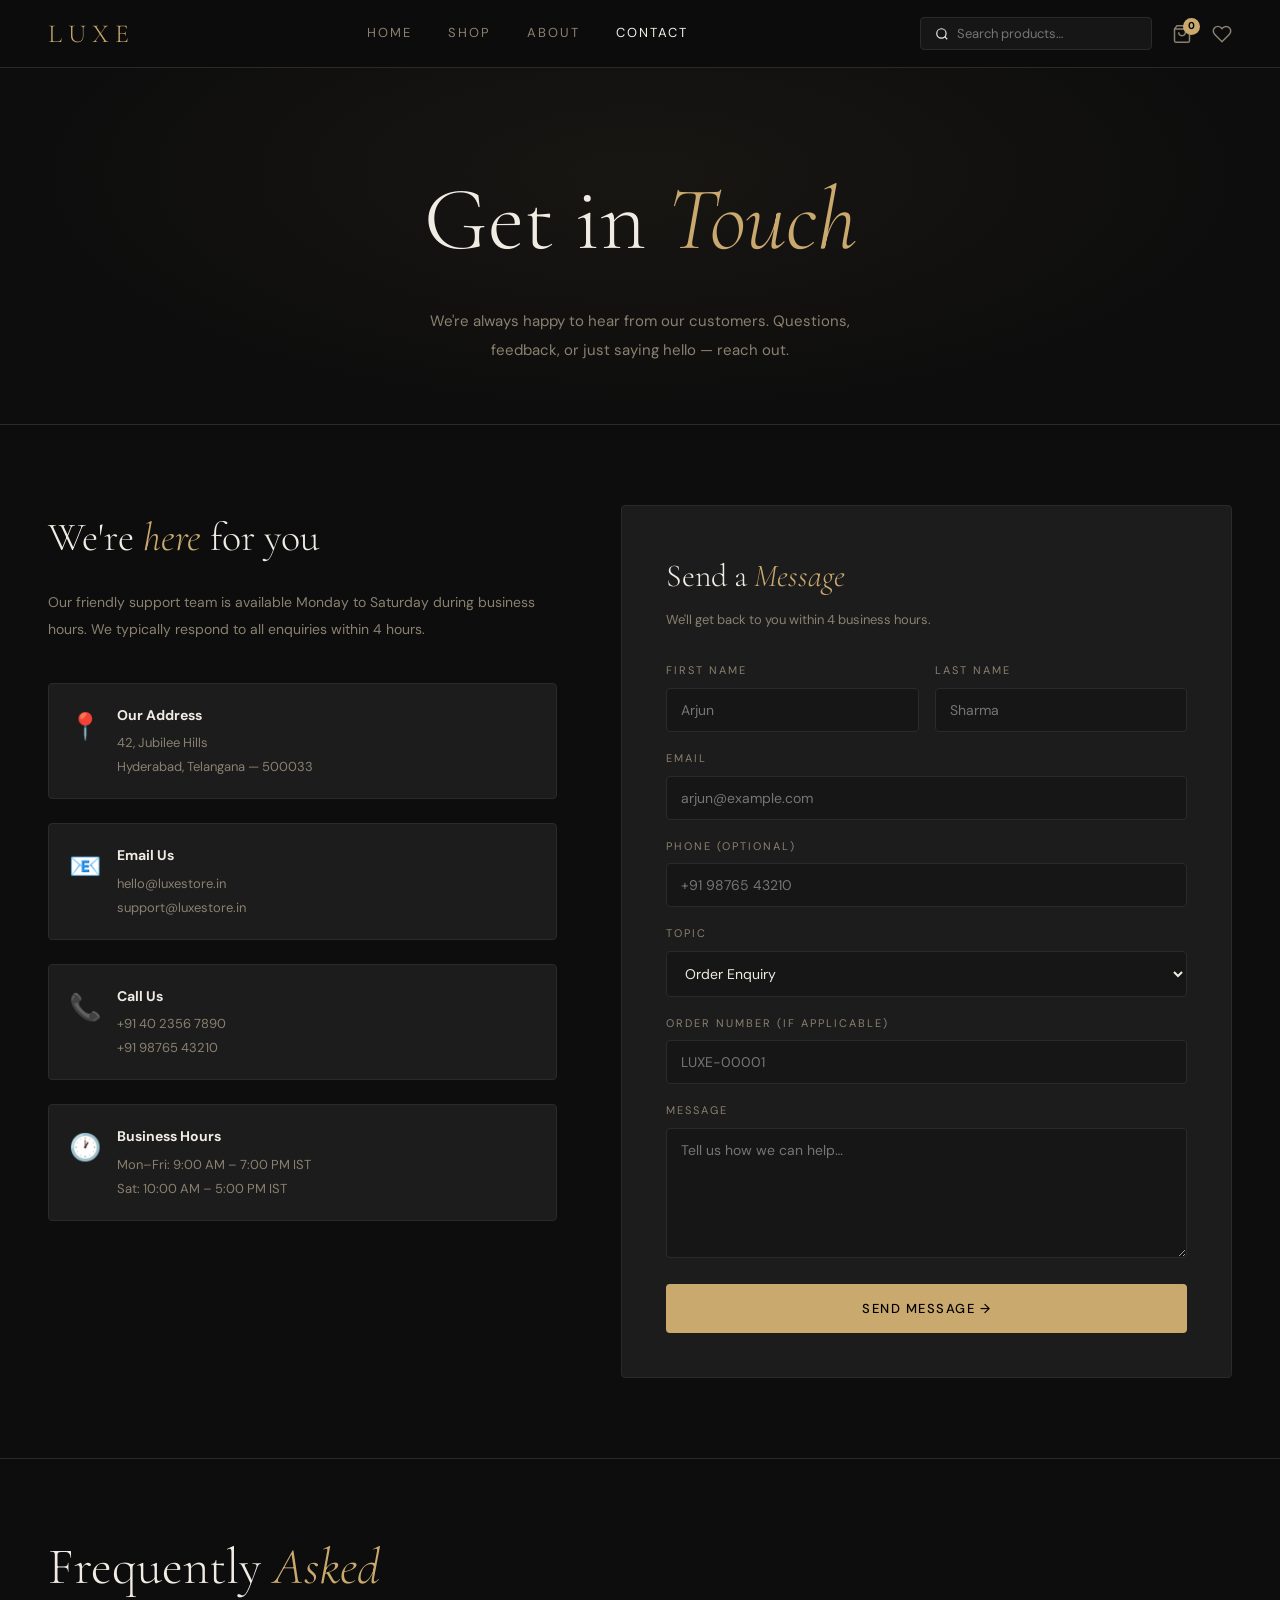
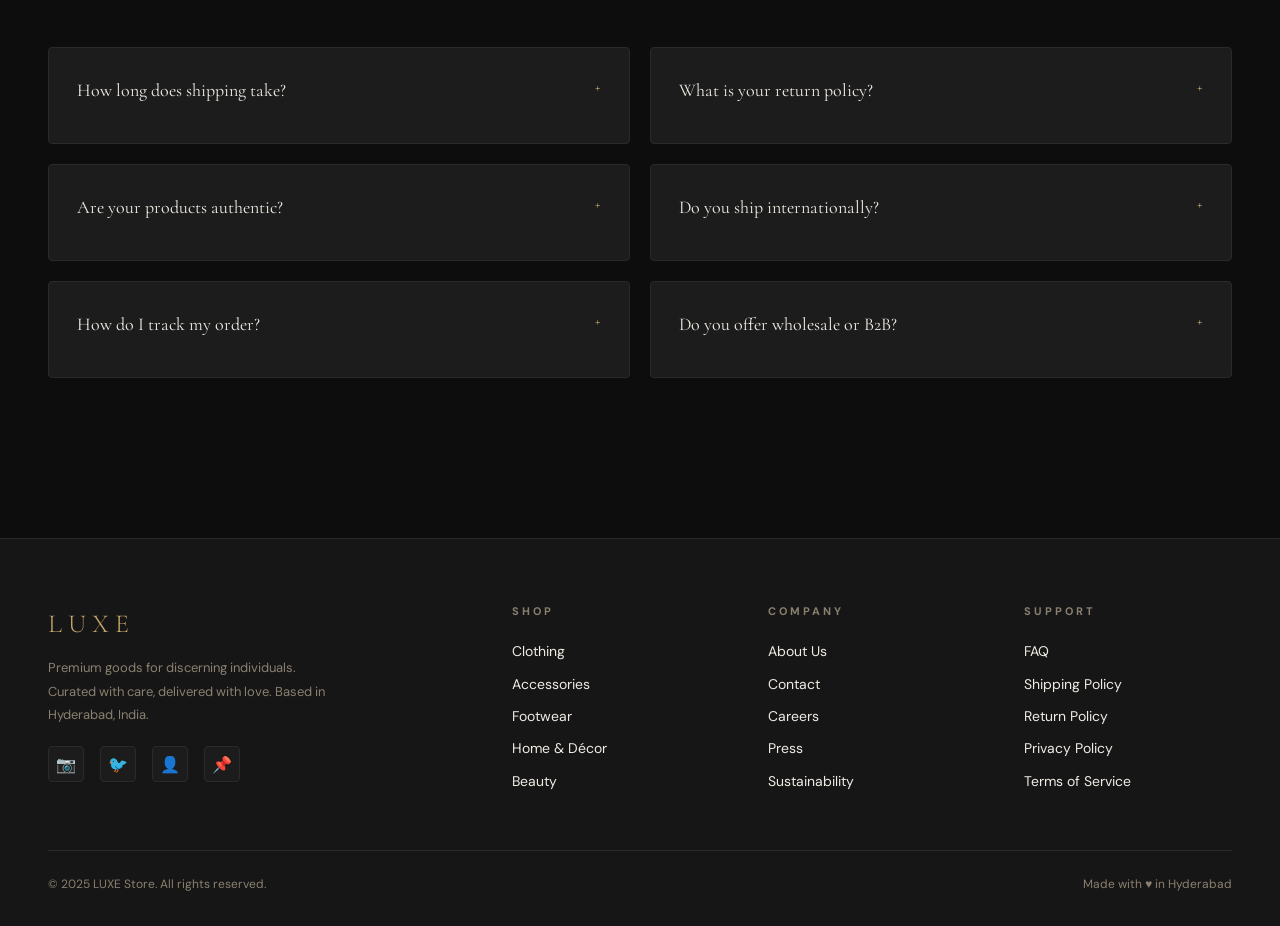
<file: contact.html>
<!DOCTYPE html>
<html lang="en">
<head>
  <!-- Google tag (gtag.js) -->
<script async src="https://www.googletagmanager.com/gtag/js?id=G-QRWVL7QQ0C"></script>
<script>
  window.dataLayer = window.dataLayer || [];
  function gtag(){dataLayer.push(arguments);}
  gtag('js', new Date());

  gtag('config', 'G-QRWVL7QQ0C');
</script>
  <!-- Google Tag Manager -->
<script>(function(w,d,s,l,i){w[l]=w[l]||[];w[l].push({'gtm.start':
new Date().getTime(),event:'gtm.js'});var f=d.getElementsByTagName(s)[0],
j=d.createElement(s),dl=l!='dataLayer'?'&l='+l:'';j.async=true;j.src=
'https://www.googletagmanager.com/gtm.js?id='+i+dl;f.parentNode.insertBefore(j,f);
})(window,document,'script','dataLayer','GTM-5KS85VPJ');</script>
<!-- End Google Tag Manager -->
  <meta charset="UTF-8"/>
  <meta name="viewport" content="width=device-width, initial-scale=1.0"/>
  <title>Contact — LUXE</title>
  <link rel="stylesheet" href="shared.css"/>
  <style>
    .contact-hero { padding:80px 48px 60px; border-bottom:1px solid var(--border); text-align:center; background:radial-gradient(ellipse at 50% 30%, rgba(201,169,110,0.06) 0%, transparent 70%); }
    .page-title { font-family:var(--font-display); font-size:clamp(48px,7vw,90px); font-weight:300; margin-bottom:16px; }
    .page-title em { font-style:italic; color:var(--accent); }
    .page-sub { color:var(--muted); max-width:460px; margin:0 auto; line-height:1.9; }

    .contact-layout { display:grid; grid-template-columns:1fr 1.2fr; gap:64px; padding:80px 48px; }

    .contact-info h2 { font-family:var(--font-display); font-size:40px; font-weight:300; margin-bottom:20px; }
    .contact-info h2 em { font-style:italic; color:var(--accent); }
    .contact-info > p { color:var(--muted); line-height:1.9; margin-bottom:40px; font-size:14px; }
    .contact-items { display:flex; flex-direction:column; gap:24px; }
    .contact-item { display:flex; gap:16px; padding:20px; background:var(--card); border:1px solid var(--border); border-radius:var(--radius); transition:var(--transition); }
    .contact-item:hover { border-color:var(--accent); }
    .contact-icon { font-size:26px; margin-top:2px; flex-shrink:0; }
    .contact-item-body strong { display:block; font-size:14px; margin-bottom:4px; }
    .contact-item-body span { color:var(--muted); font-size:13px; line-height:1.7; }

    .contact-form-card { background:var(--card); border:1px solid var(--border); border-radius:var(--radius); padding:44px; }
    .form-title { font-family:var(--font-display); font-size:32px; font-weight:300; margin-bottom:8px; }
    .form-title em { font-style:italic; color:var(--accent); }
    .form-sub { color:var(--muted); font-size:13px; margin-bottom:32px; }
    .form-field { display:flex; flex-direction:column; gap:8px; margin-bottom:18px; }
    .form-field label { font-size:11px; letter-spacing:2px; text-transform:uppercase; color:var(--muted); }
    .form-field input, .form-field select, .form-field textarea {
      background:var(--surface); border:1px solid var(--border);
      border-radius:var(--radius); padding:12px 14px;
      color:var(--text); font-family:var(--font-body); font-size:14px;
      outline:none; transition:var(--transition); width:100%;
    }
    .form-field input:focus, .form-field select:focus, .form-field textarea:focus { border-color:var(--accent); }
    .form-field textarea { resize:vertical; min-height:130px; }
    .form-field select option { background:var(--surface); }
    .form-grid-2 { display:grid; grid-template-columns:1fr 1fr; gap:16px; }

    .faq-section { padding:80px 48px; border-top:1px solid var(--border); }
    .faq-grid { display:grid; grid-template-columns:repeat(2,1fr); gap:20px; }
    .faq-item { background:var(--card); border:1px solid var(--border); border-radius:var(--radius); padding:28px; cursor:pointer; transition:var(--transition); }
    .faq-item:hover { border-color:var(--accent); }
    .faq-q { font-family:var(--font-display); font-size:18px; font-weight:400; margin-bottom:10px; display:flex; justify-content:space-between; align-items:start; gap:12px; }
    .faq-arrow { color:var(--accent); font-size:14px; flex-shrink:0; transition:var(--transition); }
    .faq-a { color:var(--muted); font-size:13px; line-height:1.8; display:none; }
    .faq-item.open .faq-a { display:block; }
    .faq-item.open .faq-arrow { transform:rotate(45deg); }

    @media(max-width:900px) {
      .contact-hero { padding:60px 24px; }
      .contact-layout { grid-template-columns:1fr; padding:48px 24px; gap:40px; }
      .faq-section { padding:48px 24px; }
      .faq-grid { grid-template-columns:1fr; }
      .form-grid-2 { grid-template-columns:1fr; }
    }
  </style>
</head>
<body>
  <!-- Google Tag Manager (noscript) -->
<noscript><iframe src="https://www.googletagmanager.com/ns.html?id=GTM-5KS85VPJ"
height="0" width="0" style="display:none;visibility:hidden"></iframe></noscript>
<!-- End Google Tag Manager (noscript) -->

<div id="nav-root"></div>

<!-- HERO -->
<div class="contact-hero">
  <h1 class="page-title">Get in <em>Touch</em></h1>
  <p class="page-sub">We're always happy to hear from our customers. Questions, feedback, or just saying hello — reach out.</p>
</div>

<!-- CONTACT LAYOUT -->
<div class="contact-layout">
  <div class="contact-info">
    <h2>We're <em>here</em> for you</h2>
    <p>Our friendly support team is available Monday to Saturday during business hours. We typically respond to all enquiries within 4 hours.</p>
    <div class="contact-items">
      <div class="contact-item">
        <div class="contact-icon">📍</div>
        <div class="contact-item-body">
          <strong>Our Address</strong>
          <span>42, Jubilee Hills<br/>Hyderabad, Telangana — 500033</span>
        </div>
      </div>
      <div class="contact-item">
        <div class="contact-icon">📧</div>
        <div class="contact-item-body">
          <strong>Email Us</strong>
          <span>hello@luxestore.in<br/>support@luxestore.in</span>
        </div>
      </div>
      <div class="contact-item">
        <div class="contact-icon">📞</div>
        <div class="contact-item-body">
          <strong>Call Us</strong>
          <span>+91 40 2356 7890<br/>+91 98765 43210</span>
        </div>
      </div>
      <div class="contact-item">
        <div class="contact-icon">🕐</div>
        <div class="contact-item-body">
          <strong>Business Hours</strong>
          <span>Mon–Fri: 9:00 AM – 7:00 PM IST<br/>Sat: 10:00 AM – 5:00 PM IST</span>
        </div>
      </div>
    </div>
  </div>

  <div class="contact-form-card">
    <div class="form-title">Send a <em>Message</em></div>
    <div class="form-sub">We'll get back to you within 4 business hours.</div>

    <div class="form-grid-2">
      <div class="form-field"><label>First Name</label><input type="text" placeholder="Arjun" id="cfName"/></div>
      <div class="form-field"><label>Last Name</label><input type="text" placeholder="Sharma" id="cfLname"/></div>
    </div>
    <div class="form-field"><label>Email</label><input type="email" placeholder="arjun@example.com" id="cfEmail"/></div>
    <div class="form-field"><label>Phone (optional)</label><input type="tel" placeholder="+91 98765 43210"/></div>
    <div class="form-field">
      <label>Topic</label>
      <select id="cfTopic">
        <option>Order Enquiry</option>
        <option>Return / Exchange</option>
        <option>Product Question</option>
        <option>Shipping Issue</option>
        <option>Wholesale / B2B</option>
        <option>Other</option>
      </select>
    </div>
    <div class="form-field">
      <label>Order Number (if applicable)</label>
      <input type="text" placeholder="LUXE-00001"/>
    </div>
    <div class="form-field">
      <label>Message</label>
      <textarea id="cfMessage" placeholder="Tell us how we can help…"></textarea>
    </div>
    <button class="btn btn-primary" style="width:100%;justify-content:center;margin-top:8px;padding:16px" onclick="submitForm()">
      Send Message →
    </button>
  </div>
</div>

<!-- FAQ -->
<div class="faq-section">
  <div class="section-header"><h2 class="section-title">Frequently <span>Asked</span></h2></div>
  <div class="faq-grid">
    <div class="faq-item" onclick="toggleFaq(this)">
      <div class="faq-q">How long does shipping take? <span class="faq-arrow">+</span></div>
      <div class="faq-a">Standard shipping takes 5–7 business days. Express (2–3 days) is available for ₹199. Same-day delivery is available in Hyderabad for ₹399.</div>
    </div>
    <div class="faq-item" onclick="toggleFaq(this)">
      <div class="faq-q">What is your return policy? <span class="faq-arrow">+</span></div>
      <div class="faq-a">We offer free 30-day returns on all unused items in original packaging. Simply contact our support team and we'll arrange pickup from your door.</div>
    </div>
    <div class="faq-item" onclick="toggleFaq(this)">
      <div class="faq-q">Are your products authentic? <span class="faq-arrow">+</span></div>
      <div class="faq-a">Every product is sourced directly from verified artisans and brands. We provide a certificate of authenticity with select items.</div>
    </div>
    <div class="faq-item" onclick="toggleFaq(this)">
      <div class="faq-q">Do you ship internationally? <span class="faq-arrow">+</span></div>
      <div class="faq-a">Yes! We ship to 18+ countries. International shipping rates and timelines vary by destination and are calculated at checkout.</div>
    </div>
    <div class="faq-item" onclick="toggleFaq(this)">
      <div class="faq-q">How do I track my order? <span class="faq-arrow">+</span></div>
      <div class="faq-a">Once your order is dispatched, you'll receive a tracking link via email and SMS. You can also track via your order confirmation number.</div>
    </div>
    <div class="faq-item" onclick="toggleFaq(this)">
      <div class="faq-q">Do you offer wholesale or B2B? <span class="faq-arrow">+</span></div>
      <div class="faq-a">Yes, we have a dedicated B2B program for retailers and interior designers. Contact us at wholesale@luxestore.in for catalogue and pricing.</div>
    </div>
  </div>
</div>

<div id="footer-root"></div>
<div class="toast" id="toast"><span id="toastMsg">Done!</span></div>

<script src="shared.js"></script>
<script>
  document.getElementById('nav-root').innerHTML = renderNav('contact');
  document.getElementById('footer-root').innerHTML = renderFooter();

  function toggleFaq(el) {
    el.classList.toggle('open');
  }

  function submitForm() {
    const name = document.getElementById('cfName').value.trim();
    const email = document.getElementById('cfEmail').value.trim();
    const msg = document.getElementById('cfMessage').value.trim();
    if (!name || !email || !msg) { showToast('Please fill in all required fields'); return; }
    showToast(`✉️ Message sent! We'll reply to ${email} soon.`);
    document.getElementById('cfName').value = '';
    document.getElementById('cfEmail').value = '';
    document.getElementById('cfMessage').value = '';
  }
</script>
</body>
</html>
</file>
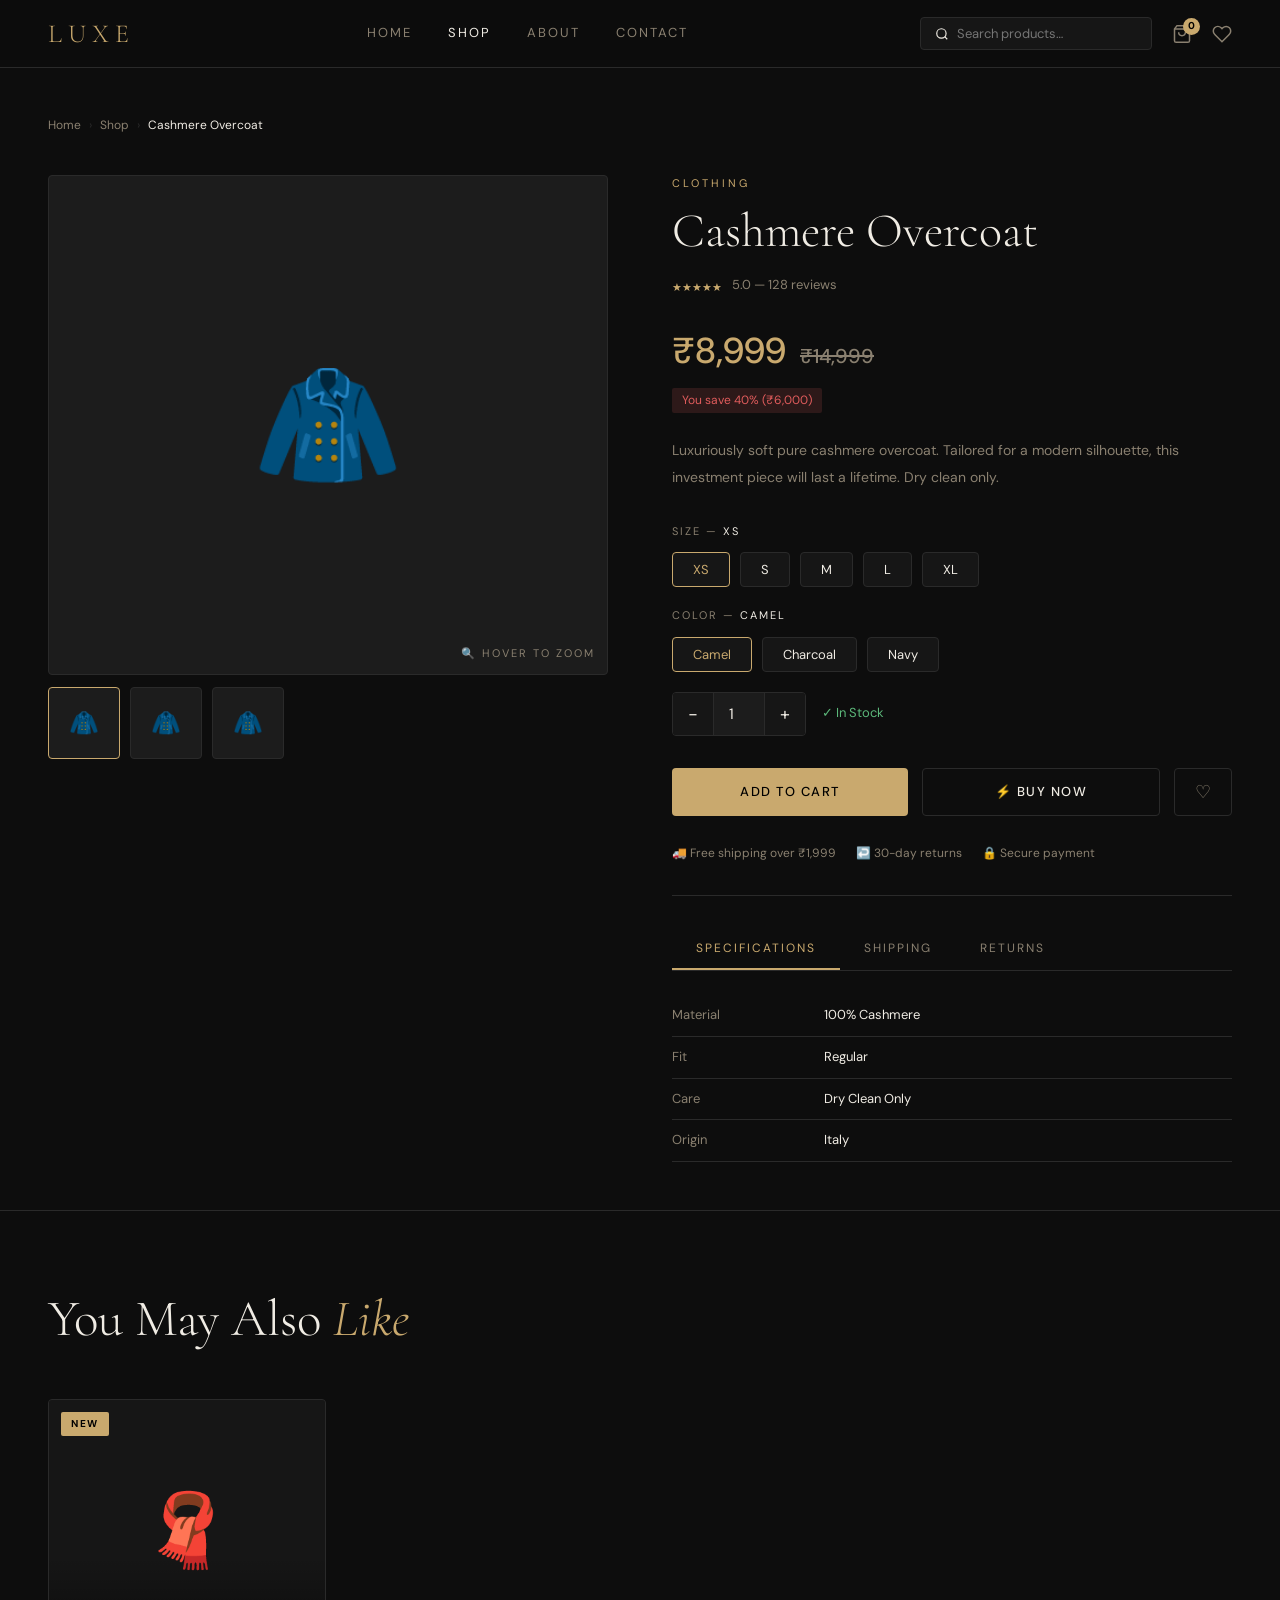
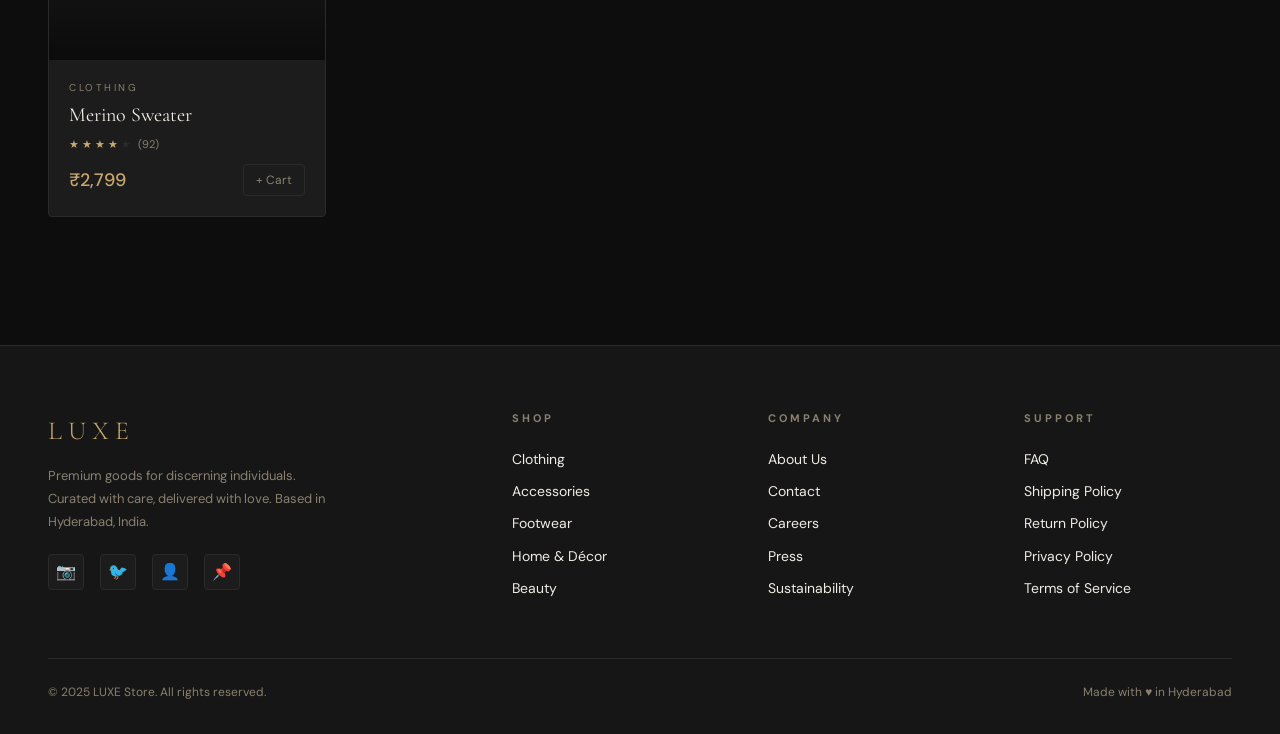
<file: product.html>
<!DOCTYPE html>
<html lang="en">
<head>
  <!-- Google tag (gtag.js) -->
<script async src="https://www.googletagmanager.com/gtag/js?id=G-QRWVL7QQ0C"></script>
<script>
  window.dataLayer = window.dataLayer || [];
  function gtag(){dataLayer.push(arguments);}
  gtag('js', new Date());

  gtag('config', 'G-QRWVL7QQ0C');
</script>
  <!-- Google Tag Manager -->
<script>(function(w,d,s,l,i){w[l]=w[l]||[];w[l].push({'gtm.start':
new Date().getTime(),event:'gtm.js'});var f=d.getElementsByTagName(s)[0],
j=d.createElement(s),dl=l!='dataLayer'?'&l='+l:'';j.async=true;j.src=
'https://www.googletagmanager.com/gtm.js?id='+i+dl;f.parentNode.insertBefore(j,f);
})(window,document,'script','dataLayer','GTM-5KS85VPJ');</script>
<!-- End Google Tag Manager -->
  <meta charset="UTF-8"/>
  <meta name="viewport" content="width=device-width, initial-scale=1.0"/>
  <title>Product — LUXE</title>
  <link rel="stylesheet" href="shared.css"/>
  <style>
    .product-detail { padding: 48px; }
    .detail-grid { display:grid; grid-template-columns:1fr 1fr; gap:64px; align-items:start; }

    .gallery { display:flex; flex-direction:column; gap:12px; }
    .detail-img-main {
      height:500px; background:var(--card); border:1px solid var(--border);
      border-radius:var(--radius); display:flex; align-items:center;
      justify-content:center; font-size:120px; transition:var(--transition);
      overflow:hidden; position:relative;
    }
    .detail-img-main .zoom-hint { position:absolute; bottom:12px; right:12px; font-size:11px; letter-spacing:2px; color:var(--muted); text-transform:uppercase; }
    .detail-thumbnails { display:flex; gap:10px; }
    .detail-thumb {
      width:72px; height:72px; background:var(--card); border:1px solid var(--border);
      border-radius:var(--radius); display:flex; align-items:center;
      justify-content:center; font-size:24px; cursor:pointer; transition:var(--transition);
    }
    .detail-thumb:hover, .detail-thumb.active { border-color:var(--accent); }

    .detail-info .detail-category { font-size:11px; letter-spacing:3px; color:var(--accent); text-transform:uppercase; margin-bottom:12px; }
    .detail-title { font-family:var(--font-display); font-size:48px; font-weight:300; line-height:1.1; margin-bottom:16px; }
    .detail-rating { display:flex; align-items:center; gap:10px; margin-bottom:24px; }
    .detail-rating-text { font-size:13px; color:var(--muted); }
    .detail-price { font-size:36px; font-weight:500; color:var(--accent); margin-bottom:8px; display:flex; align-items:baseline; gap:14px; }
    .detail-price .old { font-size:20px; color:var(--muted); text-decoration:line-through; }
    .savings-tag { display:inline-block; background:rgba(224,92,92,0.15); color:var(--danger); font-size:12px; padding:3px 10px; border-radius:2px; margin-bottom:24px; }
    .detail-desc { color:var(--muted); line-height:1.9; margin-bottom:32px; font-size:14px; }

    .options-label { font-size:11px; letter-spacing:2px; text-transform:uppercase; color:var(--muted); margin-bottom:12px; }
    .options-row { display:flex; gap:10px; flex-wrap:wrap; margin-bottom:20px; }
    .option-chip { padding:8px 20px; border:1px solid var(--border); border-radius:var(--radius); font-size:13px; cursor:pointer; transition:var(--transition); background:var(--surface); color:var(--text); font-family:var(--font-body); }
    .option-chip:hover, .option-chip.active { border-color:var(--accent); color:var(--accent); }

    .qty-row { display:flex; align-items:center; gap:16px; margin-bottom:32px; }
    .qty-ctrl { display:flex; align-items:center; border:1px solid var(--border); border-radius:var(--radius); overflow:hidden; }
    .qty-btn { background:var(--surface); border:none; color:var(--text); width:40px; height:42px; font-size:18px; cursor:pointer; transition:var(--transition); font-family:var(--font-body); }
    .qty-btn:hover { background:var(--accent); color:#000; }
    .qty-val { width:52px; height:42px; background:var(--card); border:none; border-left:1px solid var(--border); border-right:1px solid var(--border); color:var(--text); font-family:var(--font-body); font-size:15px; text-align:center; outline:none; }
    .stock-status { font-size:13px; color:var(--success); display:flex; align-items:center; gap:6px; }

    .detail-actions { display:flex; gap:14px; flex-wrap:wrap; margin-bottom:28px; }
    .wishlist-btn { background:none; border:1px solid var(--border); padding:12px 20px; border-radius:var(--radius); cursor:pointer; font-size:18px; transition:var(--transition); color:var(--muted); }
    .wishlist-btn:hover { border-color:var(--danger); color:var(--danger); }
    .wishlist-btn.wishlisted { border-color:var(--danger); color:var(--danger); background:rgba(224,92,92,0.08); }

    .trust-row { display:flex; gap:20px; flex-wrap:wrap; margin-bottom:32px; }
    .trust-item { display:flex; align-items:center; gap:8px; font-size:12px; color:var(--muted); }

    .detail-meta { margin-top:32px; border-top:1px solid var(--border); padding-top:32px; }
    .meta-tabs { display:flex; gap:0; border-bottom:1px solid var(--border); margin-bottom:24px; }
    .meta-tab { padding:12px 24px; font-size:12px; letter-spacing:2px; text-transform:uppercase; cursor:pointer; color:var(--muted); border-bottom:2px solid transparent; transition:var(--transition); background:none; border-top:none; border-left:none; border-right:none; font-family:var(--font-body); }
    .meta-tab.active { color:var(--accent); border-bottom-color:var(--accent); }
    .tab-content { display:none; }
    .tab-content.active { display:block; }
    .detail-meta-row { display:flex; gap:12px; font-size:13px; padding:10px 0; border-bottom:1px solid var(--border); }
    .detail-meta-label { color:var(--muted); min-width:140px; }

    .related-section { padding:80px 48px 48px; border-top:1px solid var(--border); }

    /* BUY NOW MODAL */
    .modal-overlay { display:none; position:fixed; inset:0; z-index:9999; background:rgba(0,0,0,0.85); backdrop-filter:blur(10px); align-items:center; justify-content:center; padding:20px; }
    .modal-overlay.open { display:flex; }
    .modal { background:var(--card); border:1px solid var(--border); border-radius:var(--radius); width:100%; max-width:600px; max-height:90vh; overflow-y:auto; animation:slideUp 0.35s cubic-bezier(0.4,0,0.2,1); }
    @keyframes slideUp { from{opacity:0;transform:translateY(30px)} to{opacity:1;transform:translateY(0)} }
    .modal-header { display:flex; align-items:center; justify-content:space-between; padding:24px 28px; border-bottom:1px solid var(--border); }
    .modal-header h2 { font-family:var(--font-display); font-size:26px; font-weight:300; }
    .modal-close { background:none; border:1px solid var(--border); color:var(--muted); width:36px; height:36px; border-radius:var(--radius); cursor:pointer; font-size:18px; transition:var(--transition); display:flex; align-items:center; justify-content:center; }
    .modal-close:hover { border-color:var(--danger); color:var(--danger); }
    .modal-body { padding:28px; }
    .modal-product-row { display:flex; gap:16px; align-items:center; padding:16px; background:var(--surface); border-radius:var(--radius); margin-bottom:24px; }
    .modal-product-emoji { font-size:40px; width:64px; height:64px; background:var(--card); border-radius:var(--radius); display:flex; align-items:center; justify-content:center; flex-shrink:0; }
    .modal-product-name { font-family:var(--font-display); font-size:20px; margin-bottom:4px; }
    .modal-product-price { color:var(--accent); font-weight:600; font-size:18px; }
    .modal-section-title { font-size:11px; letter-spacing:2px; text-transform:uppercase; color:var(--muted); margin-bottom:10px; margin-top:18px; }
    .modal-chips { display:flex; gap:8px; flex-wrap:wrap; margin-bottom:4px; }
    .modal-chip { padding:7px 16px; border:1px solid var(--border); border-radius:var(--radius); font-size:13px; cursor:pointer; transition:var(--transition); background:var(--surface); color:var(--text); font-family:var(--font-body); }
    .modal-chip:hover,.modal-chip.active { border-color:var(--accent); color:var(--accent); }
    .modal-qty-row { display:flex; align-items:center; gap:12px; margin:18px 0; }
    .modal-qty-ctrl { display:flex; align-items:center; border:1px solid var(--border); border-radius:var(--radius); overflow:hidden; }
    .modal-qty-btn { background:var(--surface); border:none; color:var(--text); width:38px; height:38px; font-size:16px; cursor:pointer; transition:var(--transition); font-family:var(--font-body); }
    .modal-qty-btn:hover { background:var(--accent); color:#000; }
    .modal-qty-val { width:46px; height:38px; background:var(--card); border:none; border-left:1px solid var(--border); border-right:1px solid var(--border); text-align:center; font-size:14px; color:var(--text); font-family:var(--font-body); outline:none; }
    .modal-total-row { display:flex; justify-content:space-between; align-items:center; padding:16px; background:rgba(201,169,110,0.06); border:1px solid rgba(201,169,110,0.2); border-radius:var(--radius); margin:20px 0; }
    .modal-total-label { font-size:12px; letter-spacing:2px; text-transform:uppercase; color:var(--muted); }
    .modal-total-price { font-size:28px; font-weight:500; color:var(--accent); font-family:var(--font-display); }
    .modal-actions { display:flex; flex-direction:column; gap:10px; }
    .modal-form-grid { display:grid; grid-template-columns:1fr 1fr; gap:14px; margin-top:4px; }
    .modal-form-field { display:flex; flex-direction:column; gap:6px; }
    .modal-form-field label { font-size:10px; letter-spacing:2px; text-transform:uppercase; color:var(--muted); }
    .modal-form-field input, .modal-form-field select { background:var(--surface); border:1px solid var(--border); border-radius:var(--radius); padding:10px 12px; color:var(--text); font-family:var(--font-body); font-size:13px; outline:none; transition:var(--transition); width:100%; }
    .modal-form-field input:focus, .modal-form-field select:focus { border-color:var(--accent); }
    .modal-form-field input.merr { border-color:var(--danger) !important; }
    .modal-divider { border:none; border-top:1px solid var(--border); margin:20px 0; }

    @media(max-width:900px) {
      .detail-grid { grid-template-columns:1fr; }
      .product-detail { padding:24px; }
      .detail-img-main { height:300px; font-size:80px; }
      .detail-title { font-size:36px; }
      .related-section { padding:48px 24px; }
    }
  </style>
</head>
<body>
  <!-- Google Tag Manager (noscript) -->
<noscript><iframe src="https://www.googletagmanager.com/ns.html?id=GTM-5KS85VPJ"
height="0" width="0" style="display:none;visibility:hidden"></iframe></noscript>
<!-- End Google Tag Manager (noscript) -->

<div id="nav-root"></div>

<div class="product-detail">
  <div class="breadcrumb">
    <a href="index.html">Home</a>
    <span class="sep">›</span>
    <a href="shop.html">Shop</a>
    <span class="sep">›</span>
    <span id="breadName">Product</span>
  </div>

  <div class="detail-grid" id="detailGrid">
    <!-- Filled by JS -->
  </div>
</div>

<!-- Related Products -->
<div class="related-section">
  <div class="section-header">
    <h2 class="section-title">You May Also <span>Like</span></h2>
  </div>
  <div class="products-grid" id="relatedGrid"></div>
</div>

<div id="footer-root"></div>
<div class="toast" id="toast"><span id="toastMsg">Done!</span></div>

<!-- BUY NOW MODAL -->
<div class="modal-overlay" id="buyNowModal">
  <div class="modal">
    <div class="modal-header">
      <h2>Quick Purchase</h2>
      <button class="modal-close" onclick="closeBuyNow()">✕</button>
    </div>
    <div class="modal-body">
      <div class="modal-product-row">
        <div class="modal-product-emoji" id="mProductEmoji"></div>
        <div>
          <div class="modal-product-name" id="mProductName"></div>
          <div style="font-size:12px;color:var(--muted);margin-bottom:4px" id="mProductCat"></div>
          <div class="modal-product-price" id="mProductPrice"></div>
        </div>
      </div>

      <div id="mSizes"></div>
      <div id="mColors"></div>

      <div class="modal-section-title">Quantity</div>
      <div class="modal-qty-row">
        <div class="modal-qty-ctrl">
          <button class="modal-qty-btn" onclick="mQty(-1)">−</button>
          <input type="number" class="modal-qty-val" id="mQty" value="1" min="1" max="10" readonly/>
          <button class="modal-qty-btn" onclick="mQty(1)">+</button>
        </div>
        <span style="font-size:13px;color:var(--success)">✓ In Stock</span>
      </div>

      <div class="modal-total-row">
        <div><div class="modal-total-label">Total Amount</div></div>
        <div class="modal-total-price" id="mTotal">₹0</div>
      </div>

      <div class="modal-divider"></div>
      <div style="font-size:11px;letter-spacing:2px;text-transform:uppercase;color:var(--accent);margin-bottom:16px">Quick Delivery Details</div>

      <div class="modal-form-grid">
        <div class="modal-form-field">
          <label>Full Name *</label>
          <input id="mName" placeholder="Arjun Sharma"/>
        </div>
        <div class="modal-form-field">
          <label>Phone *</label>
          <input id="mPhone" placeholder="+91 98765 43210" type="tel"/>
        </div>
        <div class="modal-form-field" style="grid-column:span 2">
          <label>Email *</label>
          <input id="mEmail" placeholder="arjun@example.com" type="email"/>
        </div>
        <div class="modal-form-field" style="grid-column:span 2">
          <label>Delivery Address *</label>
          <input id="mAddr" placeholder="House No., Street, Area, City"/>
        </div>
        <div class="modal-form-field">
          <label>PIN Code *</label>
          <input id="mPin" placeholder="500034" maxlength="6"/>
        </div>
        <div class="modal-form-field">
          <label>State *</label>
          <select id="mState">
            <option value="">— Select —</option>
            <option>Andhra Pradesh</option><option>Delhi</option><option>Goa</option>
            <option>Gujarat</option><option>Karnataka</option><option>Kerala</option>
            <option>Maharashtra</option><option>Rajasthan</option><option>Tamil Nadu</option>
            <option selected>Telangana</option><option>Uttar Pradesh</option><option>West Bengal</option>
          </select>
        </div>
      </div>

      <div class="modal-divider"></div>
      <div style="font-size:11px;letter-spacing:2px;text-transform:uppercase;color:var(--accent);margin-bottom:12px">Payment</div>
      <div style="display:flex;flex-direction:column;gap:8px;margin-bottom:16px" id="mPayOptions">
        <label style="display:flex;align-items:center;gap:10px;padding:10px 14px;border:1px solid var(--border);border-radius:var(--radius);cursor:pointer;transition:var(--transition)" id="mpm-card" onclick="mSelPay('card',this)">
          <input type="radio" name="mpay" value="card" checked style="accent-color:var(--accent)"/> 💳 Credit / Debit Card
        </label>
        <label style="display:flex;align-items:center;gap:10px;padding:10px 14px;border:1px solid var(--border);border-radius:var(--radius);cursor:pointer;transition:var(--transition)" id="mpm-upi" onclick="mSelPay('upi',this)">
          <input type="radio" name="mpay" value="upi" style="accent-color:var(--accent)"/> 📱 UPI
        </label>
        <label style="display:flex;align-items:center;gap:10px;padding:10px 14px;border:1px solid var(--border);border-radius:var(--radius);cursor:pointer;transition:var(--transition)" id="mpm-cod" onclick="mSelPay('cod',this)">
          <input type="radio" name="mpay" value="cod" style="accent-color:var(--accent)"/> 💵 Cash on Delivery
        </label>
      </div>

      <div class="modal-actions">
        <button class="btn btn-primary" style="width:100%;justify-content:center;padding:16px;font-size:14px" id="mPlaceBtn" onclick="mPlaceOrder()">
          🔒 Confirm Purchase
        </button>
        <button class="btn btn-ghost" style="width:100%;justify-content:center" onclick="closeBuyNow()">Cancel</button>
      </div>
    </div>
  </div>
</div>

<!-- PURCHASE SUCCESS -->
<div class="modal-overlay" id="buySuccessModal">
  <div class="modal" style="max-width:440px;text-align:center">
    <div class="modal-body" style="padding:44px 36px">
      <div style="font-size:64px;margin-bottom:16px;animation:pop 0.5s cubic-bezier(0.34,1.56,0.64,1)">🎉</div>
      <div style="font-family:var(--font-display);font-size:36px;font-weight:300;color:var(--accent);margin-bottom:8px">Order Placed!</div>
      <div style="background:var(--surface);border:1px solid var(--border);border-radius:var(--radius);padding:12px 20px;display:inline-block;margin:12px 0 20px">
        <div style="font-size:10px;letter-spacing:3px;color:var(--muted);text-transform:uppercase">Order Number</div>
        <div style="font-family:var(--font-display);font-size:22px;color:var(--accent);margin-top:4px" id="buyOrderId">LUXE-00001</div>
      </div>
      <div id="buySuccessInfo" style="text-align:left;background:var(--surface);border-radius:var(--radius);padding:16px;margin-bottom:20px;font-size:13px"></div>
      <p style="color:var(--muted);font-size:13px;line-height:1.8;margin-bottom:24px">Your order is confirmed! We'll send updates to your email and phone. Expected delivery based on your chosen method.</p>
      <div style="display:flex;gap:10px;justify-content:center">
        <a class="btn btn-primary" href="index.html">Continue Shopping</a>
        <button class="btn btn-outline" onclick="document.getElementById('buySuccessModal').classList.remove('open')">Close</button>
      </div>
    </div>
  </div>
</div>

<script src="shared.js"></script>
<script>
  document.getElementById('nav-root').innerHTML = renderNav('shop');
  document.getElementById('footer-root').innerHTML = renderFooter();

  const params = new URLSearchParams(window.location.search);
  const id = parseInt(params.get('id'));
  const product = PRODUCTS.find(p => p.id === id) || PRODUCTS[0];
  let selectedSize = product.sizes?.[0] || null;
  let selectedColor = product.colors?.[0] || null;
  let wishlisted = getWishlist().includes(product.id);

  document.title = `${product.name} — LUXE`;
  document.getElementById('breadName').textContent = product.name;

  function renderDetail() {
    const savings = product.oldPrice ? Math.round((1 - product.price/product.oldPrice)*100) : 0;
    document.getElementById('detailGrid').innerHTML = `
      <div class="gallery">
        <div class="detail-img-main">
          <span>${product.emoji}</span>
          <span class="zoom-hint">🔍 Hover to zoom</span>
        </div>
        <div class="detail-thumbnails">
          ${[product.emoji,product.emoji,product.emoji].map((e,i) => `
            <div class="detail-thumb ${i===0?'active':''}" onclick="selectThumb(this)">${e}</div>`).join('')}
        </div>
      </div>

      <div class="detail-info">
        <div class="detail-category">${product.category}</div>
        <h1 class="detail-title">${product.name}</h1>
        <div class="detail-rating">
          <div>${renderStars(product.rating)}</div>
          <span class="detail-rating-text">${product.rating}.0 — ${product.reviews} reviews</span>
        </div>
        <div class="detail-price">
          ₹${product.price.toLocaleString('en-IN')}
          ${product.oldPrice ? `<span class="old">₹${product.oldPrice.toLocaleString('en-IN')}</span>` : ''}
        </div>
        ${savings ? `<div class="savings-tag">You save ${savings}% (₹${(product.oldPrice-product.price).toLocaleString('en-IN')})</div>` : ''}
        <p class="detail-desc">${product.desc}</p>

        ${product.sizes ? `
          <div class="options-label">Size — <span style="color:var(--text)">${selectedSize}</span></div>
          <div class="options-row" id="sizeOptions">
            ${product.sizes.map(s => `<button class="option-chip ${s===selectedSize?'active':''}" onclick="selectSize('${s}',this)">${s}</button>`).join('')}
          </div>` : ''}

        ${product.colors ? `
          <div class="options-label">Color — <span style="color:var(--text)">${selectedColor}</span></div>
          <div class="options-row" id="colorOptions">
            ${product.colors.map(c => `<button class="option-chip ${c===selectedColor?'active':''}" onclick="selectColor('${c}',this)">${c}</button>`).join('')}
          </div>` : ''}

        <div class="qty-row">
          <div class="qty-ctrl">
            <button class="qty-btn" onclick="changeQty(-1)">−</button>
            <input type="number" class="qty-val" id="qtyInput" value="1" min="1" max="10" readonly/>
            <button class="qty-btn" onclick="changeQty(1)">+</button>
          </div>
          <span class="stock-status">✓ In Stock</span>
        </div>

        <div class="detail-actions">
          <button class="btn btn-primary" style="flex:1;justify-content:center" onclick="handleAddToCart()">Add to Cart</button>
          <button class="btn btn-outline" style="flex:1;justify-content:center" onclick="openBuyNow()">⚡ Buy Now</button>
          <button class="wishlist-btn ${wishlisted?'wishlisted':''}" id="wishBtn" onclick="handleWishlist()">♡</button>
        </div>

        <div class="trust-row">
          <div class="trust-item">🚚 Free shipping over ₹1,999</div>
          <div class="trust-item">↩️ 30-day returns</div>
          <div class="trust-item">🔒 Secure payment</div>
        </div>

        <div class="detail-meta">
          <div class="meta-tabs">
            <button class="meta-tab active" onclick="showTab('specs',this)">Specifications</button>
            <button class="meta-tab" onclick="showTab('shipping',this)">Shipping</button>
            <button class="meta-tab" onclick="showTab('returns',this)">Returns</button>
          </div>
          <div class="tab-content active" id="tab-specs">
            ${Object.entries(product.meta).map(([k,v]) => `
              <div class="detail-meta-row">
                <span class="detail-meta-label">${k}</span>
                <span>${v}</span>
              </div>`).join('')}
          </div>
          <div class="tab-content" id="tab-shipping">
            <div class="detail-meta-row"><span class="detail-meta-label">Standard</span><span>Free on orders over ₹1,999 — 5–7 business days</span></div>
            <div class="detail-meta-row"><span class="detail-meta-label">Express</span><span>₹199 — 2–3 business days</span></div>
            <div class="detail-meta-row"><span class="detail-meta-label">Same Day</span><span>₹399 — Available in Hyderabad</span></div>
          </div>
          <div class="tab-content" id="tab-returns">
            <div class="detail-meta-row"><span class="detail-meta-label">Policy</span><span>30-day returns from date of delivery</span></div>
            <div class="detail-meta-row"><span class="detail-meta-label">Condition</span><span>Unused, original packaging</span></div>
            <div class="detail-meta-row"><span class="detail-meta-label">Process</span><span>Initiate via Contact page or email</span></div>
            <div class="detail-meta-row"><span class="detail-meta-label">Refund</span><span>Processed within 5–7 business days</span></div>
          </div>
        </div>
      </div>`;
  }

  function selectThumb(el) {
    document.querySelectorAll('.detail-thumb').forEach(t => t.classList.remove('active'));
    el.classList.add('active');
  }
  function selectSize(s, el) {
    selectedSize = s;
    document.querySelectorAll('#sizeOptions .option-chip').forEach(c => c.classList.remove('active'));
    el.classList.add('active');
    document.querySelector('.options-label').innerHTML = `Size — <span style="color:var(--text)">${s}</span>`;
  }
  function selectColor(c, el) {
    selectedColor = c;
    document.querySelectorAll('#colorOptions .option-chip').forEach(x => x.classList.remove('active'));
    el.classList.add('active');
  }
  function changeQty(d) {
    const inp = document.getElementById('qtyInput');
    let v = parseInt(inp.value) + d;
    inp.value = Math.max(1, Math.min(10, v));
  }
  function handleAddToCart() {
    const qty = parseInt(document.getElementById('qtyInput').value);
    addToCart(product, qty, selectedSize, selectedColor);
  }
  function handleWishlist() {
    wishlisted = !wishlisted;
    toggleWishlist(product.id);
    const btn = document.getElementById('wishBtn');
    btn.classList.toggle('wishlisted', wishlisted);
    btn.textContent = wishlisted ? '♥' : '♡';
  }
  function showTab(id, el) {
    document.querySelectorAll('.tab-content').forEach(t => t.classList.remove('active'));
    document.querySelectorAll('.meta-tab').forEach(t => t.classList.remove('active'));
    document.getElementById('tab-'+id).classList.add('active');
    el.classList.add('active');
  }

  renderDetail();

  // Related products
  const related = PRODUCTS.filter(p => p.id !== product.id && p.category === product.category).slice(0,4);
  const fallback = PRODUCTS.filter(p => p.id !== product.id).slice(0,4);
  document.getElementById('relatedGrid').innerHTML = (related.length ? related : fallback).map(productCardHTML).join('');

  /* ── BUY NOW MODAL ── */
  let mSelSize = product.sizes?.[0] || null;
  let mSelColor = product.colors?.[0] || null;
  let mPayMethod = 'card';
  let buyOrderSeed = Math.floor(Math.random()*9000)+1000;

  function openBuyNow() {
    document.getElementById('mProductEmoji').textContent = product.emoji;
    document.getElementById('mProductName').textContent = product.name;
    document.getElementById('mProductCat').textContent = product.category;
    document.getElementById('mProductPrice').textContent = `₹${product.price.toLocaleString('en-IN')}`;

    // Sizes
    document.getElementById('mSizes').innerHTML = product.sizes ? `
      <div class="modal-section-title">Size — <span style="color:var(--text)">${mSelSize}</span></div>
      <div class="modal-chips" id="mSizeChips">
        ${product.sizes.map(s=>`<button class="modal-chip ${s===mSelSize?'active':''}" onclick="mPickSize('${s}',this)">${s}</button>`).join('')}
      </div>` : '';

    // Colors
    document.getElementById('mColors').innerHTML = product.colors ? `
      <div class="modal-section-title">Color — <span style="color:var(--text)">${mSelColor}</span></div>
      <div class="modal-chips" id="mColorChips">
        ${product.colors.map(c=>`<button class="modal-chip ${c===mSelColor?'active':''}" onclick="mPickColor('${c}',this)">${c}</button>`).join('')}
      </div>` : '';

    document.getElementById('mQty').value = 1;
    updateMTotal();
    document.getElementById('buyNowModal').classList.add('open');
    document.body.style.overflow = 'hidden';
  }

  function closeBuyNow() {
    document.getElementById('buyNowModal').classList.remove('open');
    document.body.style.overflow = '';
  }

  function mPickSize(s, el) {
    mSelSize = s;
    document.querySelectorAll('#mSizeChips .modal-chip').forEach(c=>c.classList.remove('active'));
    el.classList.add('active');
  }
  function mPickColor(c, el) {
    mSelColor = c;
    document.querySelectorAll('#mColorChips .modal-chip').forEach(x=>x.classList.remove('active'));
    el.classList.add('active');
  }
  function mQty(d) {
    const inp = document.getElementById('mQty');
    inp.value = Math.max(1, Math.min(10, parseInt(inp.value)+d));
    updateMTotal();
  }
  function updateMTotal() {
    const qty = parseInt(document.getElementById('mQty').value)||1;
    document.getElementById('mTotal').textContent = `₹${(product.price*qty).toLocaleString('en-IN')}`;
  }
  function mSelPay(type, el) {
    mPayMethod = type;
    document.querySelectorAll('#mPayOptions label').forEach(l=>l.style.borderColor='var(--border)');
    el.style.borderColor = 'var(--accent)';
  }

  function mPlaceOrder() {
    const g = id => document.getElementById(id)?.value?.trim()||'';
    const errors = [];
    if (!g('mName')) errors.push('mName');
    if (!/^[\+]?[\d\s\-]{10,14}$/.test(g('mPhone'))) errors.push('mPhone');
    if (!/^[^\s@]+@[^\s@]+\.[^\s@]+$/.test(g('mEmail'))) errors.push('mEmail');
    if (!g('mAddr')) errors.push('mAddr');
    if (!/^\d{6}$/.test(g('mPin'))) errors.push('mPin');
    if (!g('mState')) errors.push('mState');

    errors.forEach(id => {
      const el = document.getElementById(id);
      if (el) { el.classList.add('merr'); el.addEventListener('input',()=>el.classList.remove('merr'),{once:true}); }
    });
    if (errors.length) { showToast('Please fill in all required fields'); document.getElementById(errors[0]).focus(); return; }

    const btn = document.getElementById('mPlaceBtn');
    btn.disabled = true; btn.textContent = '⏳ Processing…';

    setTimeout(() => {
      const qty = parseInt(document.getElementById('mQty').value)||1;
      const total = product.price * qty;
      const tax = Math.round(total * 0.18);
      const orderId = `LUXE-${String(++buyOrderSeed).padStart(5,'0')}`;
      const payLabels = { card:'Credit / Debit Card', upi:'UPI', cod:'Cash on Delivery' };

      document.getElementById('buyOrderId').textContent = orderId;
      document.getElementById('buySuccessInfo').innerHTML = [
        ['Customer', g('mName')],
        ['Email', g('mEmail')],
        ['Phone', g('mPhone')],
        ['Product', `${product.name}${mSelSize?' — '+mSelSize:''}${mSelColor?' / '+mSelColor:''}`],
        ['Quantity', qty],
        ['Ship to', `${g('mAddr')}, ${g('mState')} — ${g('mPin')}`],
        ['Payment', payLabels[mPayMethod]],
        ['Amount', `₹${(total + tax).toLocaleString('en-IN')} (incl. GST)`],
      ].map(([l,v])=>`<div style="display:flex;justify-content:space-between;padding:5px 0;border-bottom:1px solid var(--border);font-size:13px"><span style="color:var(--muted)">${l}</span><span>${v}</span></div>`).join('');

      document.getElementById('buyNowModal').classList.remove('open');
      document.getElementById('buySuccessModal').classList.add('open');
      btn.disabled = false; btn.textContent = '🔒 Confirm Purchase';
    }, 1800);
  }

  // Close modal on backdrop click
  document.getElementById('buyNowModal').addEventListener('click', function(e) {
    if (e.target === this) closeBuyNow();
  });
</script>
</body>
</html>
</file>
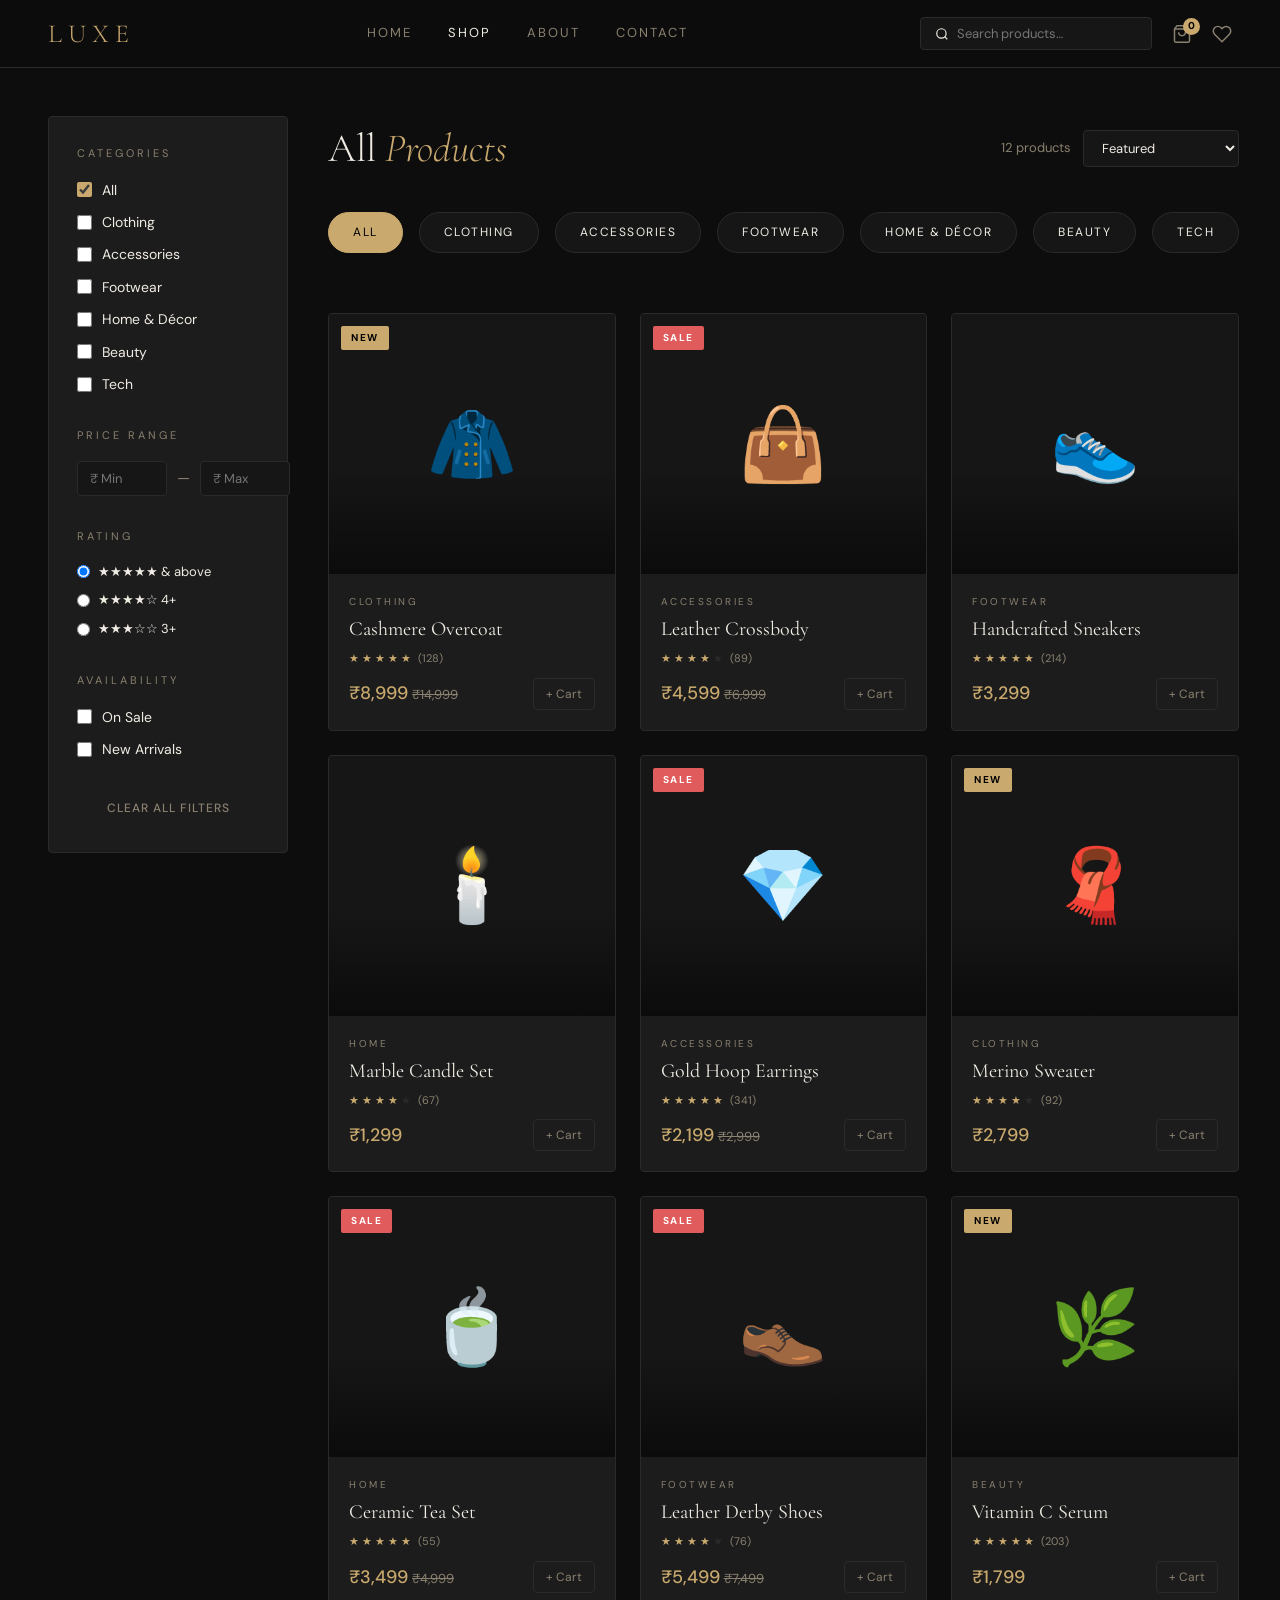
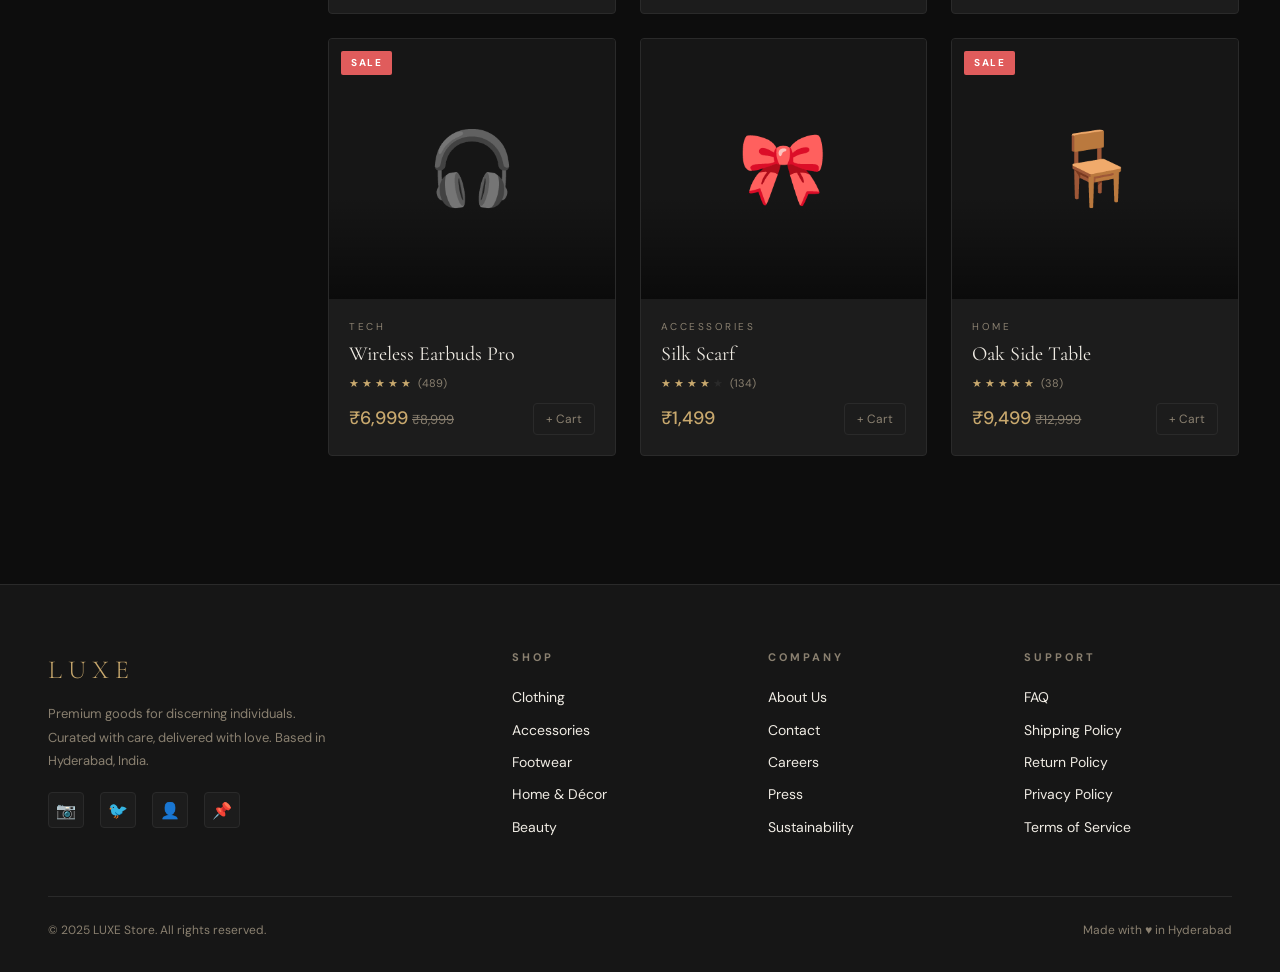
<file: shop.html>
<!DOCTYPE html>
<html lang="en">
<head>
  <!-- Google tag (gtag.js) -->
<script async src="https://www.googletagmanager.com/gtag/js?id=G-QRWVL7QQ0C"></script>
<script>
  window.dataLayer = window.dataLayer || [];
  function gtag(){dataLayer.push(arguments);}
  gtag('js', new Date());

  gtag('config', 'G-QRWVL7QQ0C');
</script>
  <!-- Google Tag Manager -->
<script>(function(w,d,s,l,i){w[l]=w[l]||[];w[l].push({'gtm.start':
new Date().getTime(),event:'gtm.js'});var f=d.getElementsByTagName(s)[0],
j=d.createElement(s),dl=l!='dataLayer'?'&l='+l:'';j.async=true;j.src=
'https://www.googletagmanager.com/gtm.js?id='+i+dl;f.parentNode.insertBefore(j,f);
})(window,document,'script','dataLayer','GTM-5KS85VPJ');</script>
<!-- End Google Tag Manager -->
  <meta charset="UTF-8"/>
  <meta name="viewport" content="width=device-width, initial-scale=1.0"/>
  <title>Shop — LUXE</title>
  <link rel="stylesheet" href="shared.css"/>
  <style>
    .shop-layout { display:grid; grid-template-columns:240px 1fr; gap:40px; padding:48px; align-items:start; }
    .sidebar { background:var(--card); border:1px solid var(--border); border-radius:var(--radius); padding:28px; position:sticky; top:88px; }
    .sidebar-section { margin-bottom:32px; }
    .sidebar-title { font-size:11px; letter-spacing:3px; text-transform:uppercase; color:var(--muted); margin-bottom:16px; }
    .filter-item { display:flex; align-items:center; gap:10px; margin-bottom:10px; cursor:pointer; font-size:14px; transition:var(--transition); }
    .filter-item:hover { color:var(--accent); }
    .filter-item input[type="checkbox"] { accent-color:var(--accent); width:15px; height:15px; cursor:pointer; }
    .price-inputs { display:flex; gap:10px; align-items:center; }
    .price-input { background:var(--surface); border:1px solid var(--border); border-radius:var(--radius); padding:8px 12px; color:var(--text); font-family:var(--font-body); font-size:13px; width:90px; outline:none; }
    .price-input:focus { border-color:var(--accent); }
    .rating-filter { display:flex; flex-direction:column; gap:8px; }
    .rating-row { display:flex; align-items:center; gap:8px; cursor:pointer; font-size:13px; transition:var(--transition); }
    .rating-row:hover { color:var(--accent); }

    .shop-main .top-bar { display:flex; align-items:center; justify-content:space-between; margin-bottom:32px; flex-wrap:wrap; gap:12px; }
    .shop-main .top-bar h1 { font-family:var(--font-display); font-size:40px; font-weight:300; }
    .shop-main .top-bar h1 span { font-style:italic; color:var(--accent); }
    .controls { display:flex; gap:12px; align-items:center; flex-wrap:wrap; }
    .sort-select { background:var(--surface); border:1px solid var(--border); border-radius:var(--radius); color:var(--text); padding:8px 14px; font-family:var(--font-body); font-size:13px; outline:none; cursor:pointer; }
    .sort-select:focus { border-color:var(--accent); }
    .result-count { font-size:13px; color:var(--muted); }

    .active-filters { display:flex; gap:8px; flex-wrap:wrap; margin-bottom:24px; }
    .filter-tag { display:flex; align-items:center; gap:6px; padding:5px 12px; background:rgba(201,169,110,0.1); border:1px solid rgba(201,169,110,0.3); border-radius:100px; font-size:12px; color:var(--accent); }
    .filter-tag button { background:none; border:none; cursor:pointer; color:var(--accent); font-size:14px; padding:0; line-height:1; }

    .no-results { text-align:center; padding:80px 0; }
    .no-results-icon { font-size:64px; margin-bottom:20px; opacity:0.3; }
    .no-results-title { font-family:var(--font-display); font-size:32px; margin-bottom:10px; }
    .no-results-sub { color:var(--muted); }

    @media(max-width:900px) { .shop-layout { grid-template-columns:1fr; } .sidebar { position:static; } }
  </style>
</head>
<body>
  <!-- Google Tag Manager (noscript) -->
<noscript><iframe src="https://www.googletagmanager.com/ns.html?id=GTM-5KS85VPJ"
height="0" width="0" style="display:none;visibility:hidden"></iframe></noscript>
<!-- End Google Tag Manager (noscript) -->

<div id="nav-root"></div>

<div class="shop-layout">
  <!-- SIDEBAR -->
  <aside class="sidebar">
    <div class="sidebar-section">
      <div class="sidebar-title">Categories</div>
      <div class="filter-item"><input type="checkbox" id="cat-all" checked onchange="applyFilters()"/> <label for="cat-all">All</label></div>
      <div class="filter-item"><input type="checkbox" id="cat-clothing" onchange="applyFilters()"/> <label for="cat-clothing">Clothing</label></div>
      <div class="filter-item"><input type="checkbox" id="cat-accessories" onchange="applyFilters()"/> <label for="cat-accessories">Accessories</label></div>
      <div class="filter-item"><input type="checkbox" id="cat-footwear" onchange="applyFilters()"/> <label for="cat-footwear">Footwear</label></div>
      <div class="filter-item"><input type="checkbox" id="cat-home" onchange="applyFilters()"/> <label for="cat-home">Home & Décor</label></div>
      <div class="filter-item"><input type="checkbox" id="cat-beauty" onchange="applyFilters()"/> <label for="cat-beauty">Beauty</label></div>
      <div class="filter-item"><input type="checkbox" id="cat-tech" onchange="applyFilters()"/> <label for="cat-tech">Tech</label></div>
    </div>
    <div class="sidebar-section">
      <div class="sidebar-title">Price Range</div>
      <div class="price-inputs">
        <input type="number" class="price-input" id="priceMin" placeholder="₹ Min" oninput="applyFilters()"/>
        <span style="color:var(--muted)">—</span>
        <input type="number" class="price-input" id="priceMax" placeholder="₹ Max" oninput="applyFilters()"/>
      </div>
    </div>
    <div class="sidebar-section">
      <div class="sidebar-title">Rating</div>
      <div class="rating-filter">
        <div class="rating-row"><input type="radio" name="rating" value="0" checked onchange="applyFilters()"/> ★★★★★ & above</div>
        <div class="rating-row"><input type="radio" name="rating" value="4" onchange="applyFilters()"/> ★★★★☆ 4+</div>
        <div class="rating-row"><input type="radio" name="rating" value="3" onchange="applyFilters()"/> ★★★☆☆ 3+</div>
      </div>
    </div>
    <div class="sidebar-section">
      <div class="sidebar-title">Availability</div>
      <div class="filter-item"><input type="checkbox" id="onSale" onchange="applyFilters()"/> <label for="onSale">On Sale</label></div>
      <div class="filter-item"><input type="checkbox" id="newArrival" onchange="applyFilters()"/> <label for="newArrival">New Arrivals</label></div>
    </div>
    <button class="btn btn-ghost btn-sm" style="width:100%;justify-content:center" onclick="resetFilters()">Clear All Filters</button>
  </aside>

  <!-- MAIN -->
  <div class="shop-main">
    <div class="top-bar">
      <h1>All <span>Products</span></h1>
      <div class="controls">
        <span class="result-count" id="resultCount">12 products</span>
        <select class="sort-select" id="sortSelect" onchange="applyFilters()">
          <option value="default">Featured</option>
          <option value="price-low">Price: Low to High</option>
          <option value="price-high">Price: High to Low</option>
          <option value="rating">Top Rated</option>
          <option value="name">Name A–Z</option>
        </select>
      </div>
    </div>

    <div class="categories-strip" style="margin-bottom:28px" id="catStrip">
      <div class="category-chip active" onclick="quickCat('all',this)">All</div>
      <div class="category-chip" onclick="quickCat('clothing',this)">Clothing</div>
      <div class="category-chip" onclick="quickCat('accessories',this)">Accessories</div>
      <div class="category-chip" onclick="quickCat('footwear',this)">Footwear</div>
      <div class="category-chip" onclick="quickCat('home',this)">Home & Décor</div>
      <div class="category-chip" onclick="quickCat('beauty',this)">Beauty</div>
      <div class="category-chip" onclick="quickCat('tech',this)">Tech</div>
    </div>

    <div class="active-filters" id="activeFilters"></div>
    <div class="products-grid" id="shopGrid"></div>
    <div id="noResults" style="display:none" class="no-results">
      <div class="no-results-icon">🔍</div>
      <div class="no-results-title">No products found</div>
      <div class="no-results-sub">Try adjusting your filters</div>
    </div>
  </div>
</div>

<div id="footer-root"></div>
<div class="toast" id="toast"><span id="toastMsg">Done!</span></div>

<script src="shared.js"></script>
<script>
  document.getElementById('nav-root').innerHTML = renderNav('shop');
  document.getElementById('footer-root').innerHTML = renderFooter();

  let quickFilter = 'all';

  function quickCat(cat, el) {
    quickFilter = cat;
    document.querySelectorAll('#catStrip .category-chip').forEach(c => c.classList.remove('active'));
    el.classList.add('active');
    applyFilters();
  }

  function applyFilters() {
    let products = [...PRODUCTS];

    // Quick category strip filter
    if (quickFilter !== 'all') products = products.filter(p => p.category === quickFilter);

    // Sidebar checkboxes
    const checkedCats = ['clothing','accessories','footwear','home','beauty','tech']
      .filter(c => document.getElementById('cat-'+c)?.checked);
    if (checkedCats.length > 0 && !document.getElementById('cat-all').checked) {
      products = products.filter(p => checkedCats.includes(p.category));
    }

    // Price
    const min = parseFloat(document.getElementById('priceMin').value) || 0;
    const max = parseFloat(document.getElementById('priceMax').value) || Infinity;
    products = products.filter(p => p.price >= min && p.price <= max);

    // Rating
    const minRating = parseInt(document.querySelector('input[name="rating"]:checked')?.value || 0);
    if (minRating > 0) products = products.filter(p => p.rating >= minRating);

    // Sale / New
    if (document.getElementById('onSale').checked) products = products.filter(p => p.badge === 'Sale');
    if (document.getElementById('newArrival').checked) products = products.filter(p => p.badge === 'New');

    // URL param search query
    const params = new URLSearchParams(window.location.search);
    const q = params.get('q');
    if (q) products = products.filter(p => p.name.toLowerCase().includes(q.toLowerCase()) || p.category.includes(q.toLowerCase()));

    // Sort
    const sort = document.getElementById('sortSelect').value;
    if (sort === 'price-low') products.sort((a,b) => a.price - b.price);
    if (sort === 'price-high') products.sort((a,b) => b.price - a.price);
    if (sort === 'rating') products.sort((a,b) => b.rating - a.rating);
    if (sort === 'name') products.sort((a,b) => a.name.localeCompare(b.name));

    document.getElementById('resultCount').textContent = `${products.length} product${products.length!==1?'s':''}`;
    document.getElementById('shopGrid').innerHTML = products.map(productCardHTML).join('');
    document.getElementById('noResults').style.display = products.length === 0 ? 'block' : 'none';
  }

  function resetFilters() {
    ['clothing','accessories','footwear','home','beauty','tech'].forEach(c => {
      document.getElementById('cat-'+c).checked = false;
    });
    document.getElementById('cat-all').checked = true;
    document.getElementById('priceMin').value = '';
    document.getElementById('priceMax').value = '';
    document.querySelector('input[name="rating"][value="0"]').checked = true;
    document.getElementById('onSale').checked = false;
    document.getElementById('newArrival').checked = false;
    document.getElementById('sortSelect').value = 'default';
    quickFilter = 'all';
    document.querySelectorAll('#catStrip .category-chip').forEach((c,i) => c.classList.toggle('active', i===0));
    applyFilters();
  }

  // Handle URL params on load
  const params = new URLSearchParams(window.location.search);
  const urlCat = params.get('cat');
  if (urlCat) {
    quickFilter = urlCat;
    document.querySelectorAll('#catStrip .category-chip').forEach(c => {
      c.classList.toggle('active', c.textContent.toLowerCase().replace(/[^a-z]/g,'') === urlCat || (urlCat==='home' && c.textContent.includes('Home')));
    });
  }
  applyFilters();
</script>
</body>
</html>
</file>
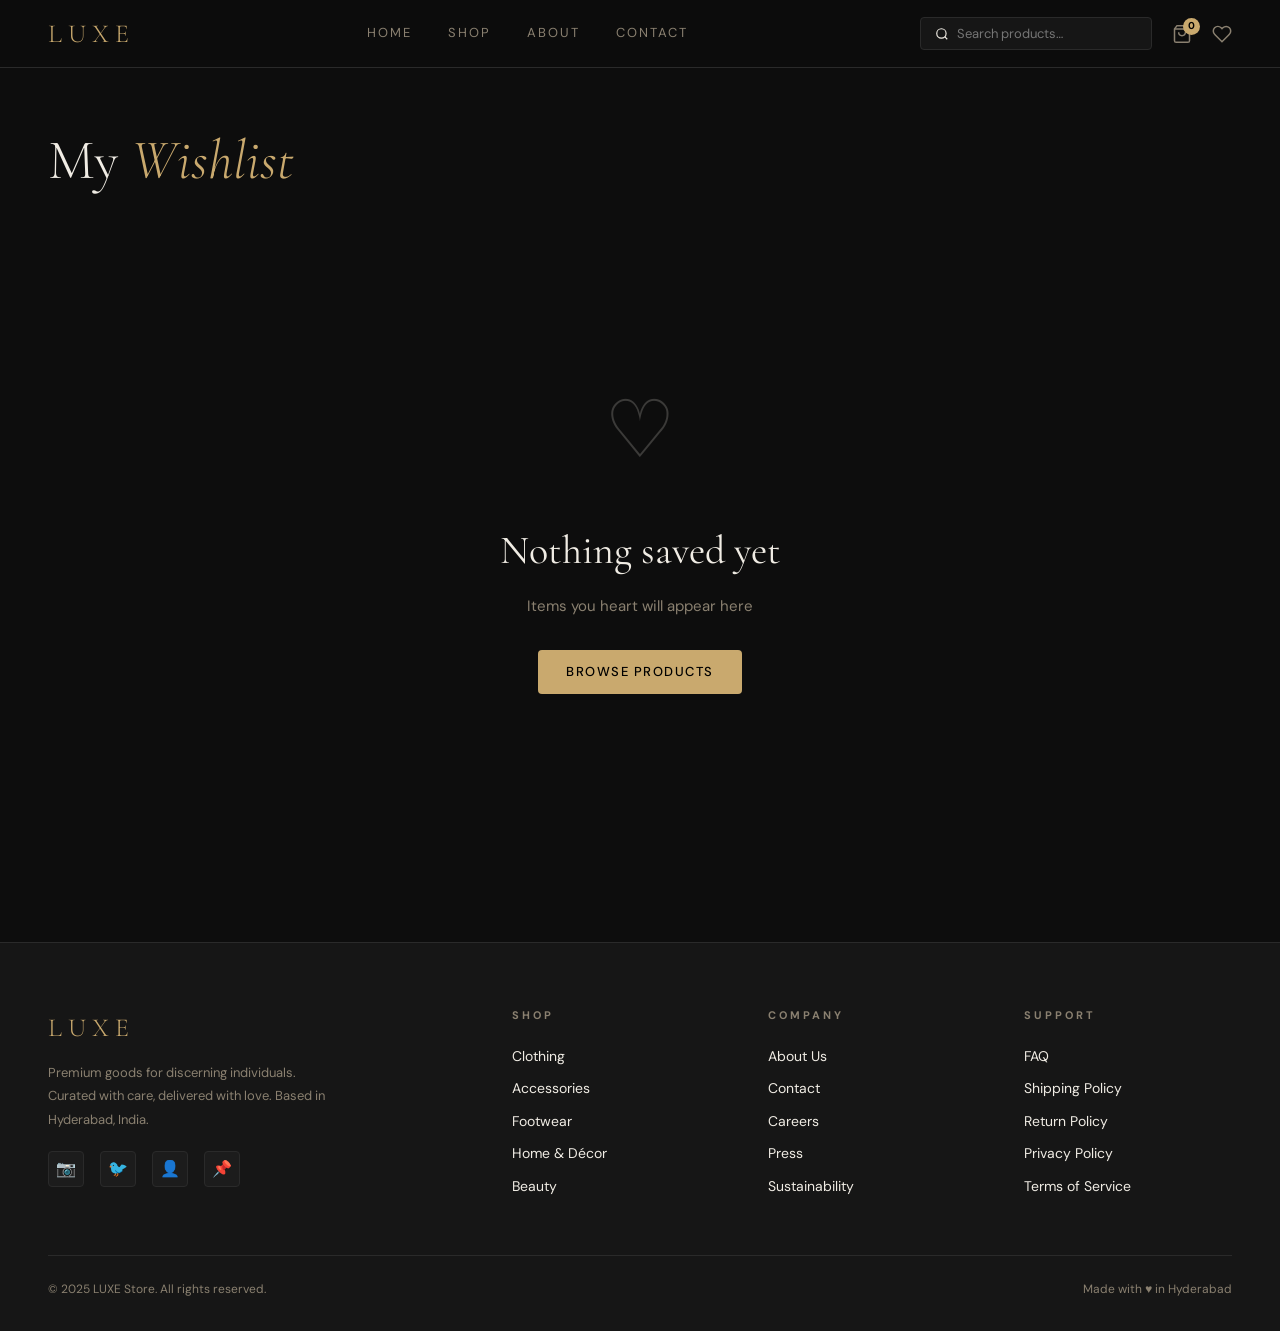
<file: wishlist.html>
<!DOCTYPE html>
<html lang="en">
<head>
  <!-- Google tag (gtag.js) -->
<script async src="https://www.googletagmanager.com/gtag/js?id=G-QRWVL7QQ0C"></script>
<script>
  window.dataLayer = window.dataLayer || [];
  function gtag(){dataLayer.push(arguments);}
  gtag('js', new Date());

  gtag('config', 'G-QRWVL7QQ0C');
</script>
  <!-- Google Tag Manager -->
<script>(function(w,d,s,l,i){w[l]=w[l]||[];w[l].push({'gtm.start':
new Date().getTime(),event:'gtm.js'});var f=d.getElementsByTagName(s)[0],
j=d.createElement(s),dl=l!='dataLayer'?'&l='+l:'';j.async=true;j.src=
'https://www.googletagmanager.com/gtm.js?id='+i+dl;f.parentNode.insertBefore(j,f);
})(window,document,'script','dataLayer','GTM-5KS85VPJ');</script>
<!-- End Google Tag Manager -->
  <meta charset="UTF-8"/>
  <meta name="viewport" content="width=device-width, initial-scale=1.0"/>
  <title>Wishlist — LUXE</title>
  <link rel="stylesheet" href="shared.css"/>
  <style>
    .wishlist-page { padding: 48px; }
    .page-title { font-family:var(--font-display); font-size:clamp(36px,5vw,56px); font-weight:300; margin-bottom:8px; }
    .page-title em { font-style:italic; color:var(--accent); }
    .page-sub { color:var(--muted); margin-bottom:40px; font-size:14px; }
    .empty-state { text-align:center; padding:120px 40px; }
    .empty-icon { font-size:80px; margin-bottom:24px; opacity:0.2; }
    .empty-title { font-family:var(--font-display); font-size:40px; margin-bottom:12px; }
    .empty-sub { color:var(--muted); margin-bottom:32px; }
    .wishlist-actions { display:flex; gap:12px; justify-content:flex-end; margin-bottom:24px; }
    @media(max-width:600px) { .wishlist-page { padding:24px; } }
  </style>
</head>
<body>
  <!-- Google Tag Manager (noscript) -->
<noscript><iframe src="https://www.googletagmanager.com/ns.html?id=GTM-5KS85VPJ"
height="0" width="0" style="display:none;visibility:hidden"></iframe></noscript>
<!-- End Google Tag Manager (noscript) -->

<div id="nav-root"></div>

<div class="wishlist-page">
  <h1 class="page-title">My <em>Wishlist</em></h1>
  <p class="page-sub" id="wishCount"></p>
  <div id="wishlistActions" style="display:none" class="wishlist-actions">
    <button class="btn btn-outline btn-sm" onclick="clearWishlist()">Clear All</button>
    <button class="btn btn-primary btn-sm" onclick="addAllToCart()">Add All to Cart</button>
  </div>
  <div class="products-grid" id="wishGrid"></div>
  <div id="emptyState" style="display:none" class="empty-state">
    <div class="empty-icon">♡</div>
    <div class="empty-title">Nothing saved yet</div>
    <div class="empty-sub">Items you heart will appear here</div>
    <a class="btn btn-primary" href="shop.html">Browse Products</a>
  </div>
</div>

<div id="footer-root"></div>
<div class="toast" id="toast"><span id="toastMsg">Done!</span></div>

<script src="shared.js"></script>
<script>
  document.getElementById('nav-root').innerHTML = renderNav('');
  document.getElementById('footer-root').innerHTML = renderFooter();

  function render() {
    const ids = getWishlist();
    const items = PRODUCTS.filter(p => ids.includes(p.id));
    const count = document.getElementById('wishCount');
    const grid = document.getElementById('wishGrid');
    const empty = document.getElementById('emptyState');
    const actions = document.getElementById('wishlistActions');

    if (items.length === 0) {
      count.textContent = '';
      grid.innerHTML = '';
      empty.style.display = 'block';
      actions.style.display = 'none';
    } else {
      count.textContent = `${items.length} saved item${items.length!==1?'s':''}`;
      grid.innerHTML = items.map(p => productCardHTML(p)).join('');
      empty.style.display = 'none';
      actions.style.display = 'flex';
    }
  }

  function clearWishlist() {
    localStorage.removeItem('luxe_wishlist');
    render();
    showToast('Wishlist cleared');
  }

  function addAllToCart() {
    const ids = getWishlist();
    const items = PRODUCTS.filter(p => ids.includes(p.id));
    items.forEach(p => addToCart(p, 1, null, null));
    showToast(`🛍️ ${items.length} items added to cart!`);
  }

  render();
</script>
</body>
</html>
</file>
<file: shared.css>
@import url('https://fonts.googleapis.com/css2?family=Cormorant+Garamond:ital,wght@0,300;0,400;0,600;1,300;1,400&family=DM+Sans:wght@300;400;500&display=swap');

*, *::before, *::after { box-sizing: border-box; margin: 0; padding: 0; }

:root {
  --bg: #0d0d0d;
  --surface: #161616;
  --card: #1c1c1c;
  --border: #2a2a2a;
  --accent: #c9a96e;
  --accent-light: #e8cfa0;
  --text: #f0ece4;
  --muted: #8a8070;
  --danger: #e05c5c;
  --success: #5cb87a;
  --font-display: 'Cormorant Garamond', serif;
  --font-body: 'DM Sans', sans-serif;
  --radius: 4px;
  --shadow: 0 8px 40px rgba(0,0,0,0.6);
  --transition: all 0.3s cubic-bezier(0.4,0,0.2,1);
}

html { scroll-behavior: smooth; }
body {
  background: var(--bg);
  color: var(--text);
  font-family: var(--font-body);
  font-size: 15px;
  line-height: 1.6;
  min-height: 100vh;
}

/* ── NAV ── */
nav {
  position: sticky; top: 0; z-index: 100;
  background: rgba(13,13,13,0.94);
  backdrop-filter: blur(16px);
  border-bottom: 1px solid var(--border);
  padding: 0 48px;
  display: flex; align-items: center; justify-content: space-between;
  height: 68px;
}
.nav-logo {
  font-family: var(--font-display);
  font-size: 26px; font-weight: 300;
  letter-spacing: 6px; color: var(--accent);
  cursor: pointer; text-transform: uppercase;
  text-decoration: none;
}
.nav-links { display: flex; gap: 36px; align-items: center; }
.nav-links a {
  color: var(--muted); font-size: 13px; letter-spacing: 2px;
  text-transform: uppercase; text-decoration: none;
  cursor: pointer; transition: var(--transition); font-weight: 400;
}
.nav-links a:hover, .nav-links a.active { color: var(--text); }
.nav-actions { display: flex; gap: 20px; align-items: center; }
.nav-icon-btn {
  background: none; border: none; cursor: pointer;
  color: var(--muted); transition: var(--transition);
  font-size: 18px; position: relative;
  display: flex; align-items: center; text-decoration: none;
}
.nav-icon-btn:hover { color: var(--accent); }
.cart-badge {
  position: absolute; top: -6px; right: -8px;
  background: var(--accent); color: #000;
  font-size: 10px; font-weight: 700;
  width: 17px; height: 17px; border-radius: 50%;
  display: flex; align-items: center; justify-content: center;
  font-family: var(--font-body);
}
.search-bar {
  display: flex; align-items: center; gap: 8px;
  background: var(--surface); border: 1px solid var(--border);
  border-radius: var(--radius); padding: 7px 14px;
  transition: var(--transition);
}
.search-bar:focus-within { border-color: var(--accent); }
.search-bar input {
  background: none; border: none; outline: none;
  color: var(--text); font-family: var(--font-body);
  font-size: 13px; width: 180px;
}

/* ── BUTTONS ── */
.btn {
  display: inline-flex; align-items: center; gap: 8px;
  padding: 12px 28px; border-radius: var(--radius);
  font-family: var(--font-body); font-size: 13px;
  font-weight: 500; letter-spacing: 1.5px;
  text-transform: uppercase; cursor: pointer;
  border: none; transition: var(--transition); text-decoration: none;
}
.btn-primary { background: var(--accent); color: #000; }
.btn-primary:hover { background: var(--accent-light); transform: translateY(-1px); }
.btn-outline { background: transparent; color: var(--text); border: 1px solid var(--border); }
.btn-outline:hover { border-color: var(--accent); color: var(--accent); }
.btn-ghost { background: transparent; color: var(--muted); padding: 8px 16px; letter-spacing: 1px; }
.btn-ghost:hover { color: var(--text); }
.btn-sm { padding: 8px 18px; font-size: 12px; }

/* ── SECTION ── */
.section-header {
  display: flex; align-items: flex-end;
  justify-content: space-between; margin-bottom: 52px;
}
.section-title {
  font-family: var(--font-display);
  font-size: clamp(32px, 4vw, 52px);
  font-weight: 300; line-height: 1.1;
}
.section-title span { color: var(--accent); font-style: italic; }

/* ── PRODUCT CARD ── */
.products-grid {
  display: grid;
  grid-template-columns: repeat(auto-fill, minmax(260px, 1fr));
  gap: 24px;
}
.product-card {
  background: var(--card); border: 1px solid var(--border);
  border-radius: var(--radius); overflow: hidden;
  cursor: pointer; transition: var(--transition); position: relative;
  text-decoration: none; color: var(--text);
}
.product-card:hover { border-color: var(--accent); transform: translateY(-4px); box-shadow: var(--shadow); }
.product-img {
  height: 260px; display: flex; align-items: center; justify-content: center;
  font-size: 72px; position: relative; overflow: hidden; background: var(--surface);
}
.product-img::after { content:''; position:absolute; inset:0; background: linear-gradient(to bottom, transparent 60%, rgba(0,0,0,0.5)); }
.product-badge {
  position: absolute; top: 12px; left: 12px;
  background: var(--accent); color: #000;
  font-size: 10px; font-weight: 700; letter-spacing: 1.5px;
  text-transform: uppercase; padding: 4px 10px; border-radius: 2px; z-index: 2;
}
.product-badge.sale { background: var(--danger); color: #fff; }
.product-info { padding: 20px; }
.product-category { font-size: 10px; letter-spacing: 2.5px; color: var(--muted); text-transform: uppercase; margin-bottom: 6px; }
.product-name { font-family: var(--font-display); font-size: 20px; font-weight: 400; margin-bottom: 8px; line-height: 1.3; }
.product-rating { display: flex; gap: 3px; margin-bottom: 10px; align-items: center; }
.star { color: var(--accent); font-size: 11px; }
.star.empty { color: var(--border); }
.product-price-row { display: flex; align-items: center; justify-content: space-between; gap: 8px; }
.product-price { font-size: 18px; font-weight: 500; color: var(--accent); }
.product-price-old { font-size: 13px; color: var(--muted); text-decoration: line-through; }
.add-to-cart-btn {
  background: none; border: 1px solid var(--border); color: var(--muted);
  padding: 7px 12px; border-radius: var(--radius); cursor: pointer;
  font-size: 12px; transition: var(--transition); font-family: var(--font-body);
}
.add-to-cart-btn:hover { background: var(--accent); border-color: var(--accent); color: #000; }

/* ── CATEGORIES ── */
.categories-strip { display: flex; gap: 16px; overflow-x: auto; padding-bottom: 8px; scrollbar-width: none; }
.categories-strip::-webkit-scrollbar { display: none; }
.category-chip {
  flex-shrink: 0; padding: 10px 24px;
  border: 1px solid var(--border); border-radius: 100px;
  font-size: 12px; letter-spacing: 1.5px;
  text-transform: uppercase; cursor: pointer;
  transition: var(--transition); white-space: nowrap;
  background: var(--surface); color: var(--text);
}
.category-chip:hover, .category-chip.active { background: var(--accent); border-color: var(--accent); color: #000; }

/* ── FOOTER ── */
footer {
  background: var(--surface); border-top: 1px solid var(--border);
  padding: 64px 48px 32px; margin-top: 80px;
}
.footer-grid { display: grid; grid-template-columns: 2fr 1fr 1fr 1fr; gap: 48px; margin-bottom: 48px; }
.footer-brand p { color: var(--muted); font-size: 13px; line-height: 1.8; max-width: 280px; margin-top: 12px; }
.footer-col h4 { font-size: 11px; letter-spacing: 3px; text-transform: uppercase; color: var(--muted); margin-bottom: 20px; }
.footer-col a { display: block; color: var(--text); text-decoration: none; font-size: 14px; margin-bottom: 10px; transition: var(--transition); }
.footer-col a:hover { color: var(--accent); }
.footer-bottom { padding-top: 24px; border-top: 1px solid var(--border); display: flex; justify-content: space-between; align-items: center; font-size: 12px; color: var(--muted); }
.social-links { display: flex; gap: 16px; margin-top: 20px; }
.social-link { width: 36px; height: 36px; background: var(--card); border: 1px solid var(--border); border-radius: var(--radius); display: flex; align-items: center; justify-content: center; font-size: 16px; cursor: pointer; transition: var(--transition); text-decoration: none; color: var(--muted); }
.social-link:hover { border-color: var(--accent); color: var(--accent); }

/* ── TOAST ── */
.toast {
  position: fixed; bottom: 32px; right: 32px; z-index: 9999;
  background: var(--card); border: 1px solid var(--accent);
  border-radius: var(--radius); padding: 16px 24px;
  display: flex; align-items: center; gap: 12px;
  font-size: 14px; box-shadow: var(--shadow);
  transform: translateY(80px); opacity: 0;
  transition: all 0.4s cubic-bezier(0.4,0,0.2,1);
  max-width: 360px;
}
.toast.show { transform: translateY(0); opacity: 1; }

/* ── BREADCRUMB ── */
.breadcrumb { display: flex; gap: 8px; align-items: center; font-size: 12px; color: var(--muted); margin-bottom: 40px; }
.breadcrumb span { color: var(--text); }
.breadcrumb .sep { color: var(--border); }
.breadcrumb a { cursor: pointer; color: var(--muted); text-decoration: none; }
.breadcrumb a:hover { color: var(--accent); }

/* ── RESPONSIVE ── */
@media (max-width: 900px) {
  nav { padding: 0 20px; }
  .nav-links { display: none; }
  .search-bar input { width: 120px; }
  footer { padding: 48px 24px 24px; }
  .footer-grid { grid-template-columns: 1fr 1fr; gap: 32px; }
}
@media (max-width: 600px) {
  .footer-grid { grid-template-columns: 1fr; }
}
</file>
